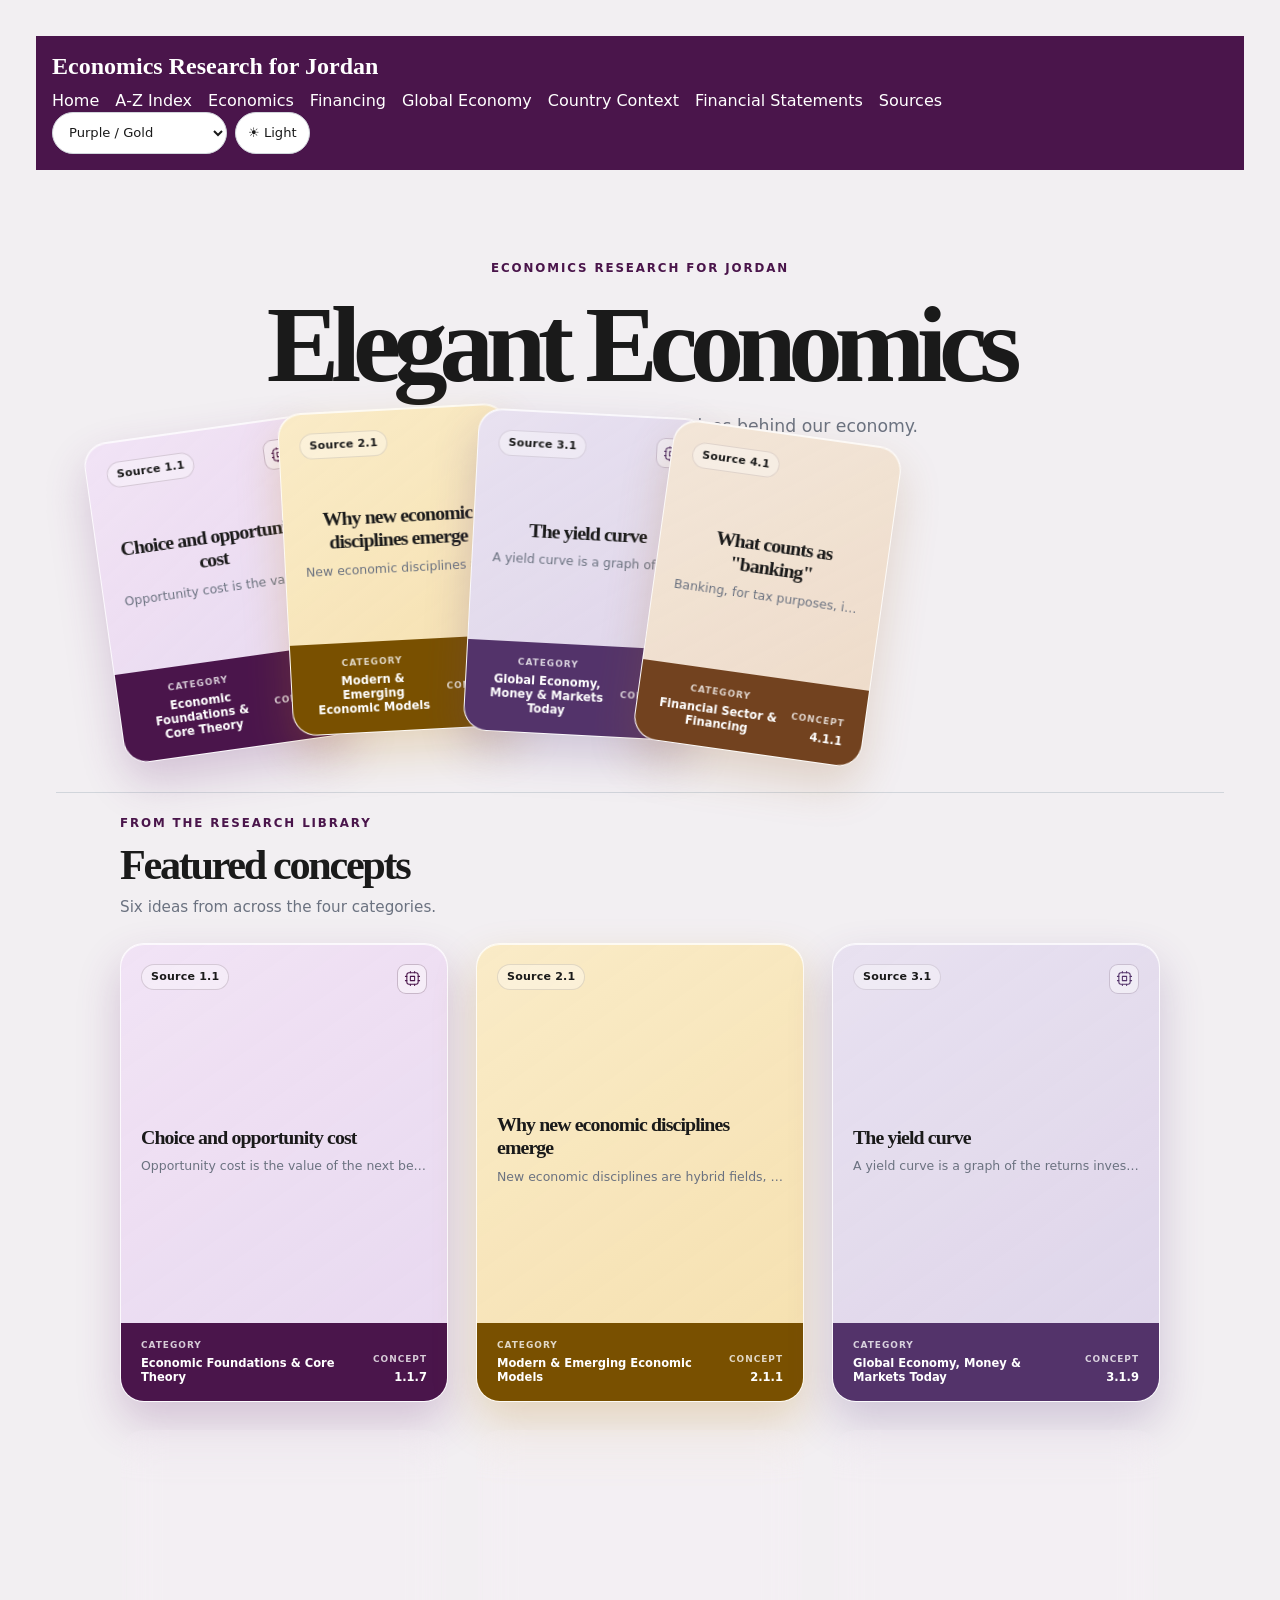
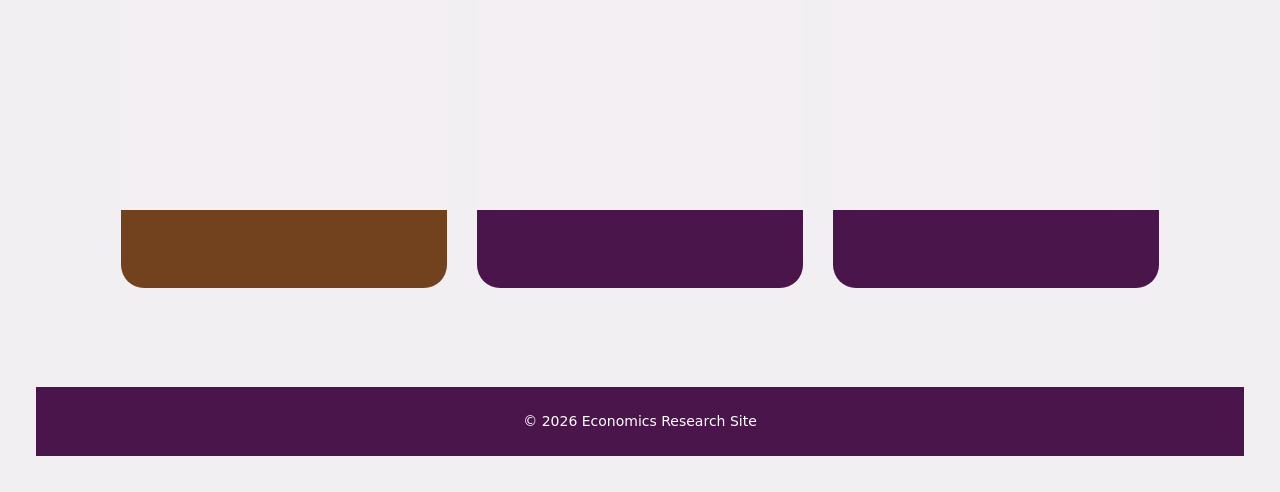
<file: docs/index.html>
<!DOCTYPE html>
<html lang="en" data-theme="theme-1">
<head>
  <meta charset="utf-8">
  <link rel="icon" href="favicon.svg" type="image/svg+xml">
  <title>Economics Research – Jordan</title>
  <meta name="description" content="Economics research tailored for students and general readers in Jordan">
  <meta name="viewport" content="width=device-width, initial-scale=1">
  <script src="js/theme.js"></script>
  <link rel="stylesheet" href="css/variables.css">
  <link rel="stylesheet" href="css/layout.css">
  <link rel="stylesheet" href="css/components.css">
  <link rel="stylesheet" href="css/glass-cards.css">
</head>
<body>
  <header>
    <h1>Economics Research for Jordan</h1>
    <nav id="main-nav">
      <a href="index.html">Home</a>
      <a href="a_z_index.html">A‑Z Index</a>
      <a href="track_economics.html">Economics</a>
      <a href="track_financing.html">Financing</a>
      <a href="track_global.html">Global Economy</a>
      <a href="track_country_context.html">Country Context</a>
      <a href="track_financial_statements.html">Financial Statements</a>
      <a href="sources.html">Sources</a>
    </nav>
  </header>
  <main>
    <section class="hero-showcase home-hero" aria-labelledby="home-hero-title">
      <p class="eyebrow">Economics research for Jordan</p>
      <h1 id="home-hero-title">Elegant Economics</h1>
      <p class="hero-intro">Explore the concepts, models, and choices behind our economy.</p>
      <div class="featured-fan" id="home-featured-cards" aria-label="One featured concept from each category">
        <p class="loading-state">Loading featured concepts…</p>
      </div>
    </section>
    <section class="concept-preview home-featured" aria-labelledby="featured-heading">
      <div class="section-heading">
        <p class="eyebrow">From the research library</p>
        <h2 id="featured-heading">Featured concepts</h2>
        <p>Six ideas from across the four categories.</p>
      </div>
      <div class="concept-grid" id="home-concept-cards" aria-live="polite">
        <p class="loading-state">Loading concepts…</p>
      </div>
    </section>
    <script type="module">
      import { buildConceptCard, fetchConcepts, showCardLoadError } from './js/components/card.js';

      const fan = document.getElementById('home-featured-cards');
      const grid = document.getElementById('home-concept-cards');

      function pickFeatured(concepts) {
        return ['1', '2', '3', '4'].map(category =>
          concepts.find(concept => concept.category === category && concept.has_interactive) ||
          concepts.find(concept => concept.category === category)
        ).filter(Boolean);
      }

      function pickSix(concepts, featured) {
        const chosen = [...featured];
        for (const concept of concepts.filter(item => item.has_interactive)) {
          if (chosen.length === 6) break;
          if (!chosen.some(item => item.source_id === concept.source_id)) chosen.push(concept);
        }
        for (const concept of concepts) {
          if (chosen.length === 6) break;
          if (!chosen.some(item => item.source_id === concept.source_id)) chosen.push(concept);
        }
        return chosen.slice(0, 6);
      }

      try {
        const concepts = await fetchConcepts();
        const featured = pickFeatured(concepts);
        fan.replaceChildren(...featured.map(concept => buildConceptCard(concept, { featured: true })));
        grid.replaceChildren(...pickSix(concepts, featured).map(concept => buildConceptCard(concept)));
      } catch (error) {
        showCardLoadError(fan, error);
        showCardLoadError(grid, error);
      }
    </script>
  </main>
  <footer>
    <p>&copy; 2026 Economics Research Site</p>
  </footer>
</body>
</html>
</file>
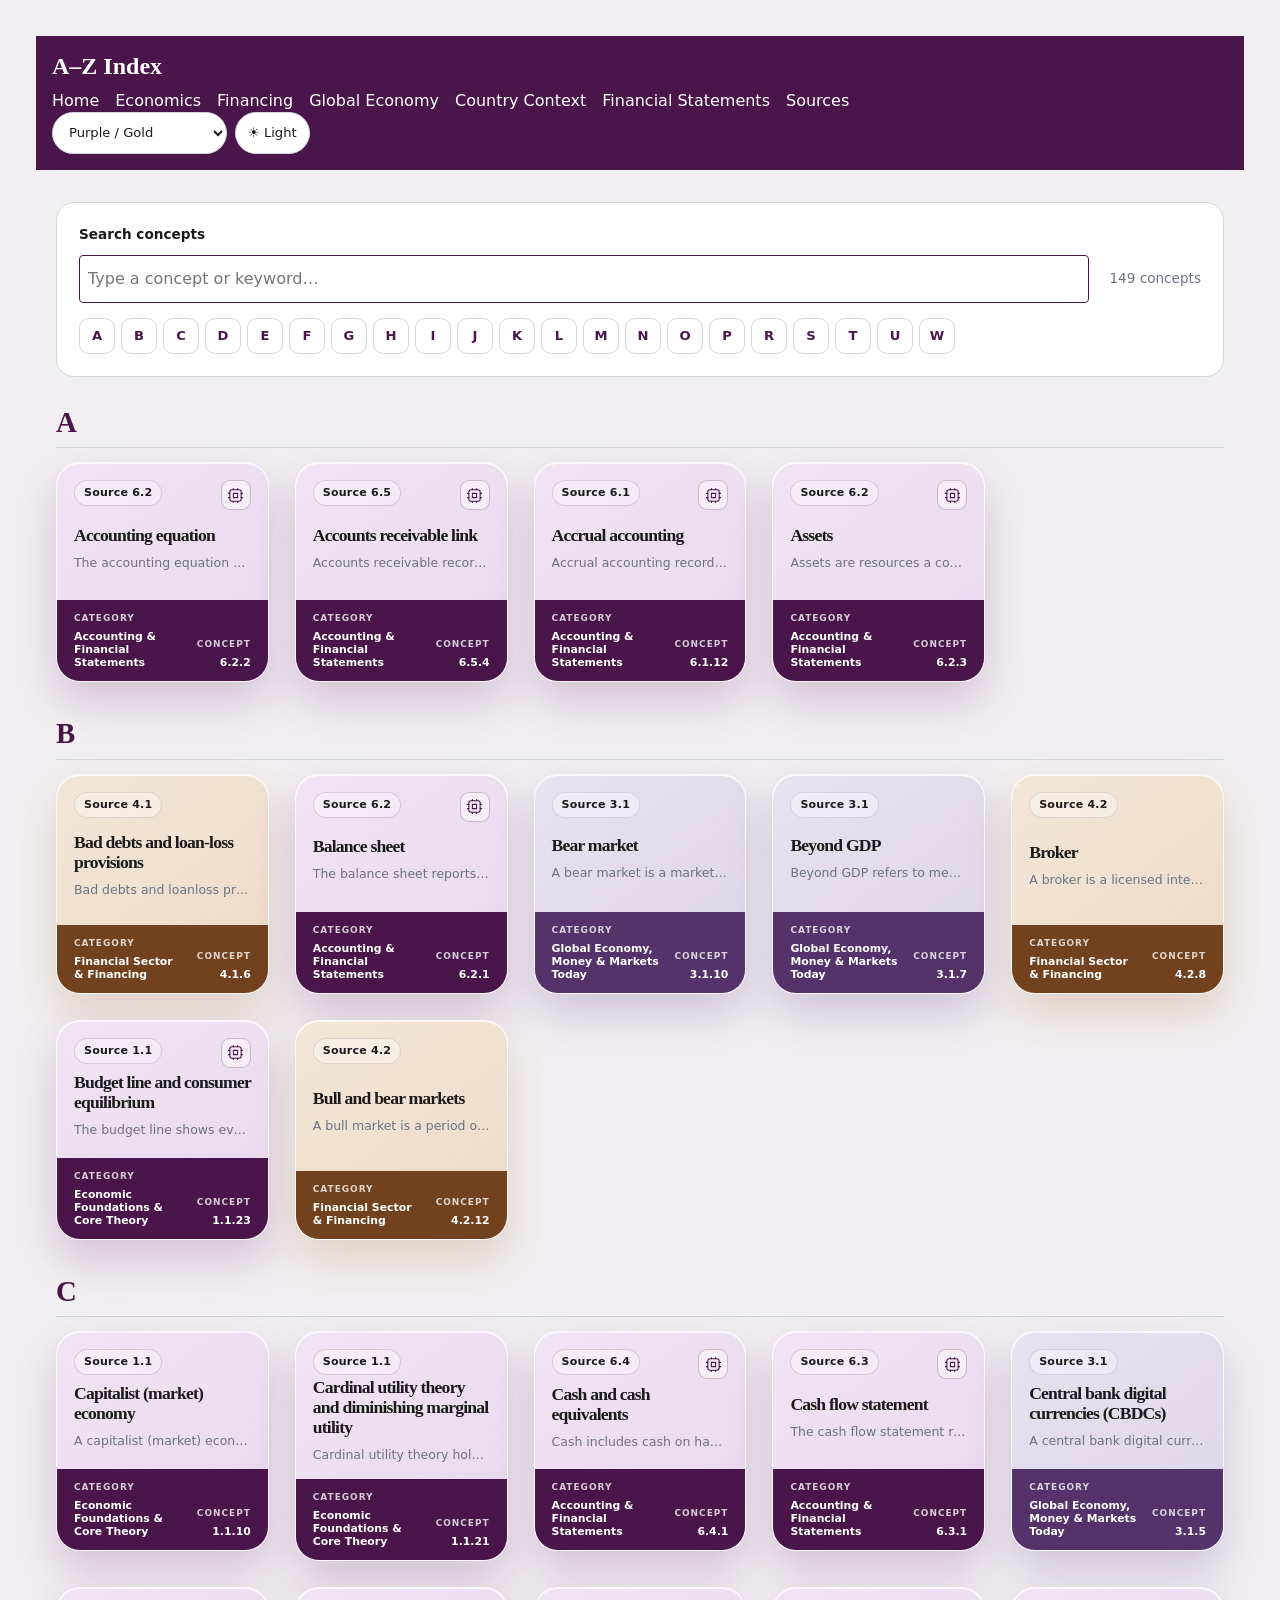
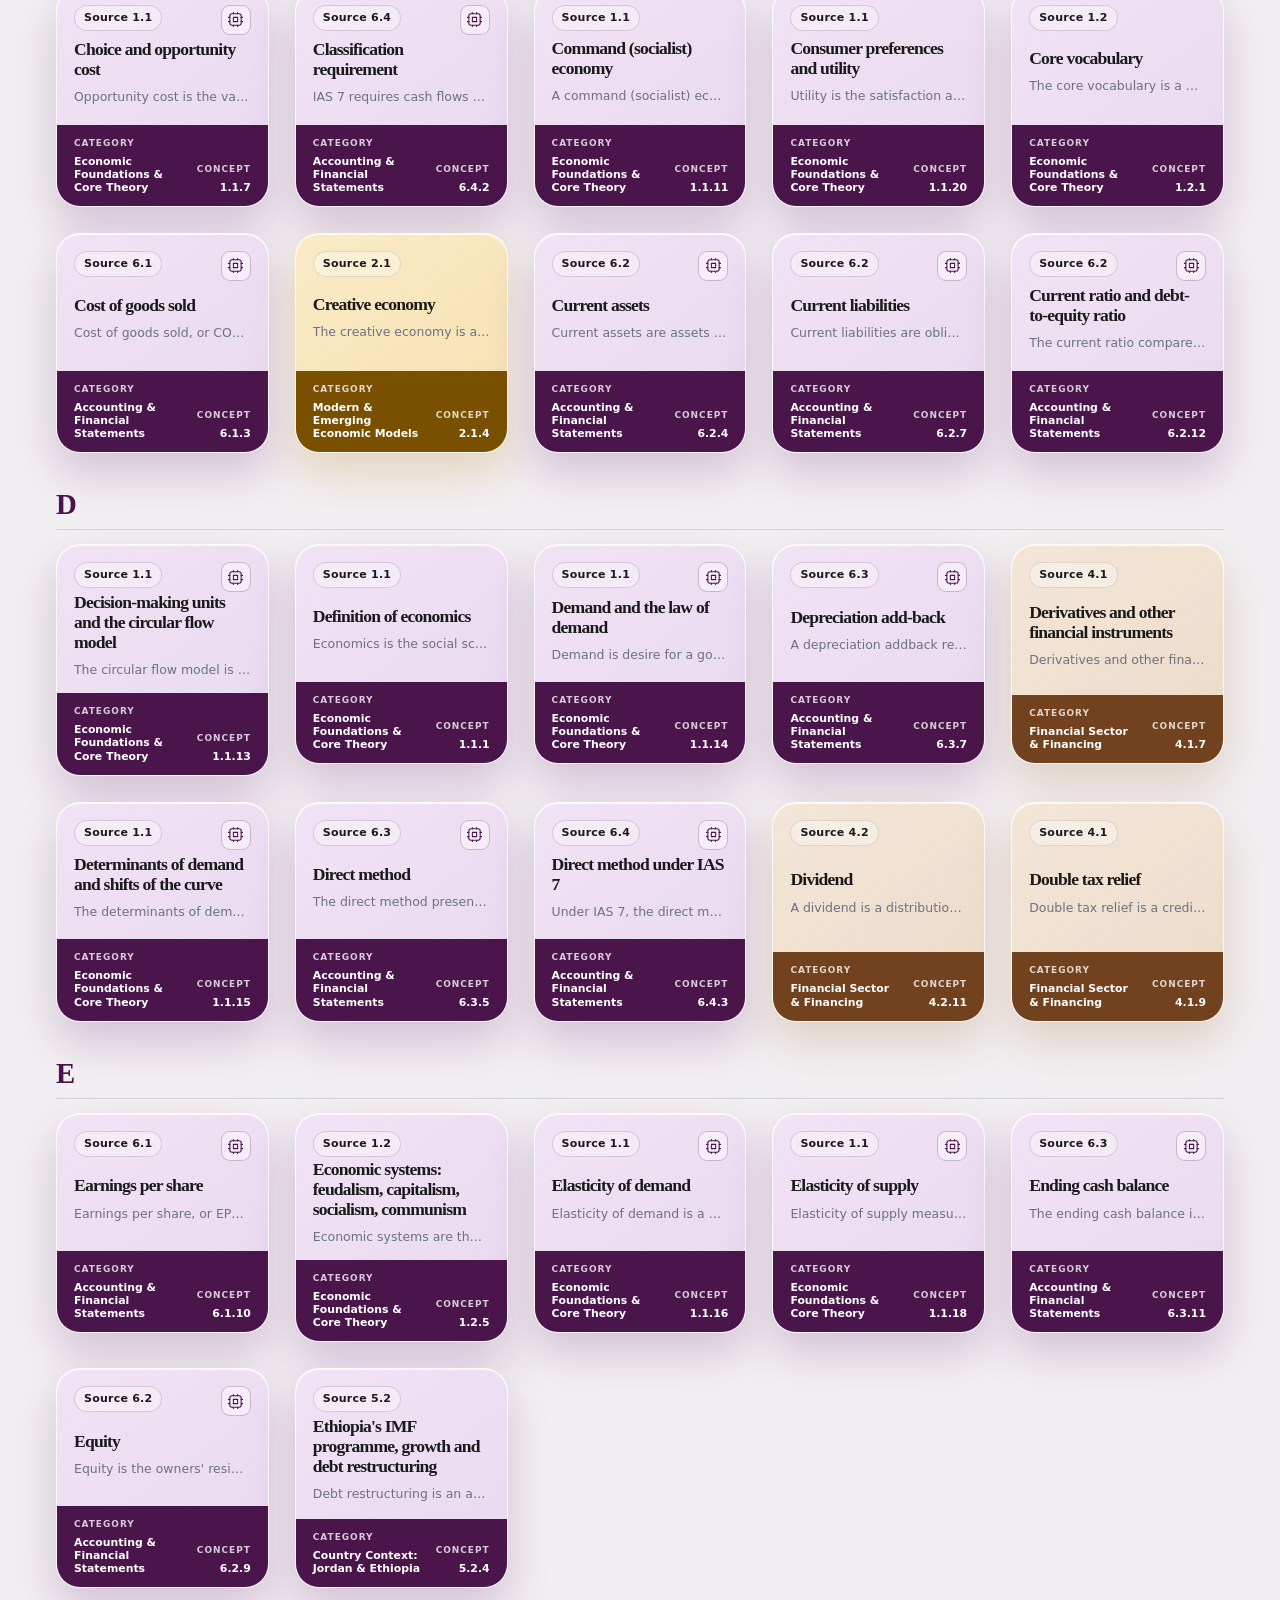
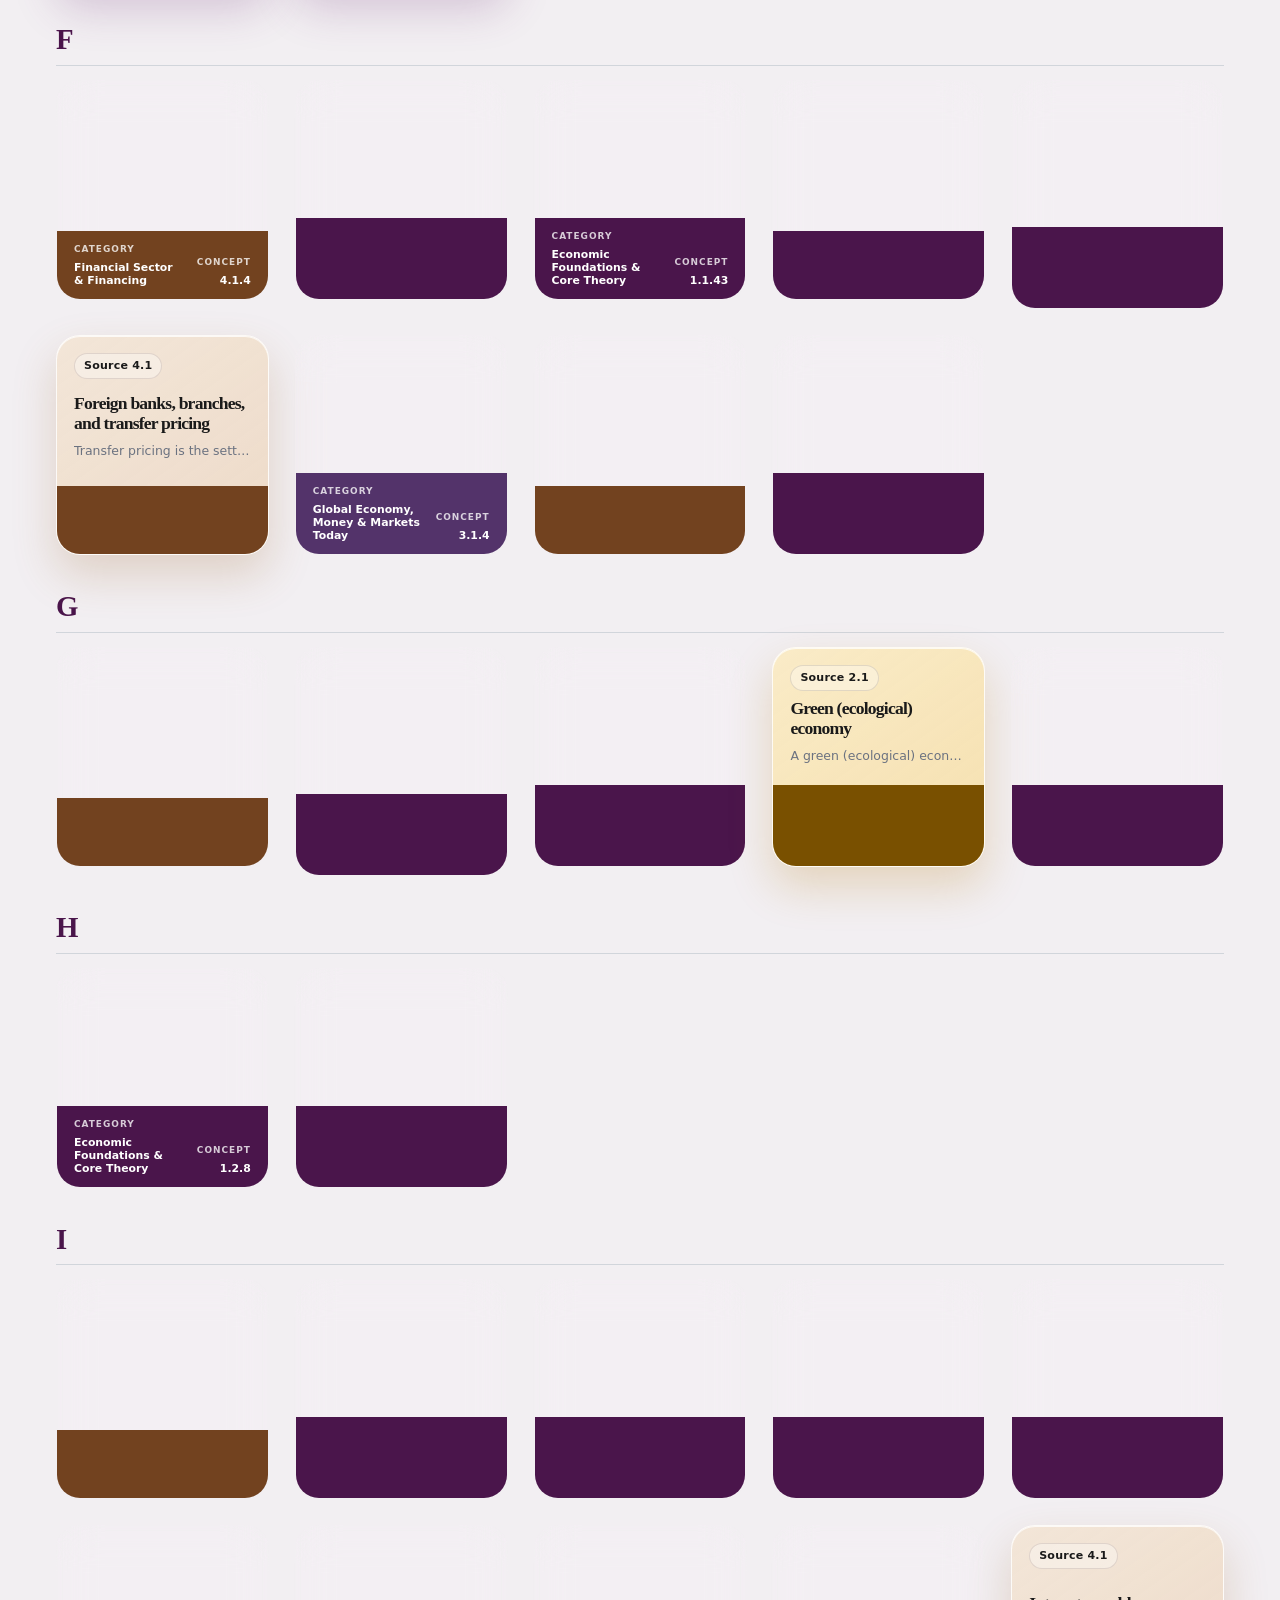
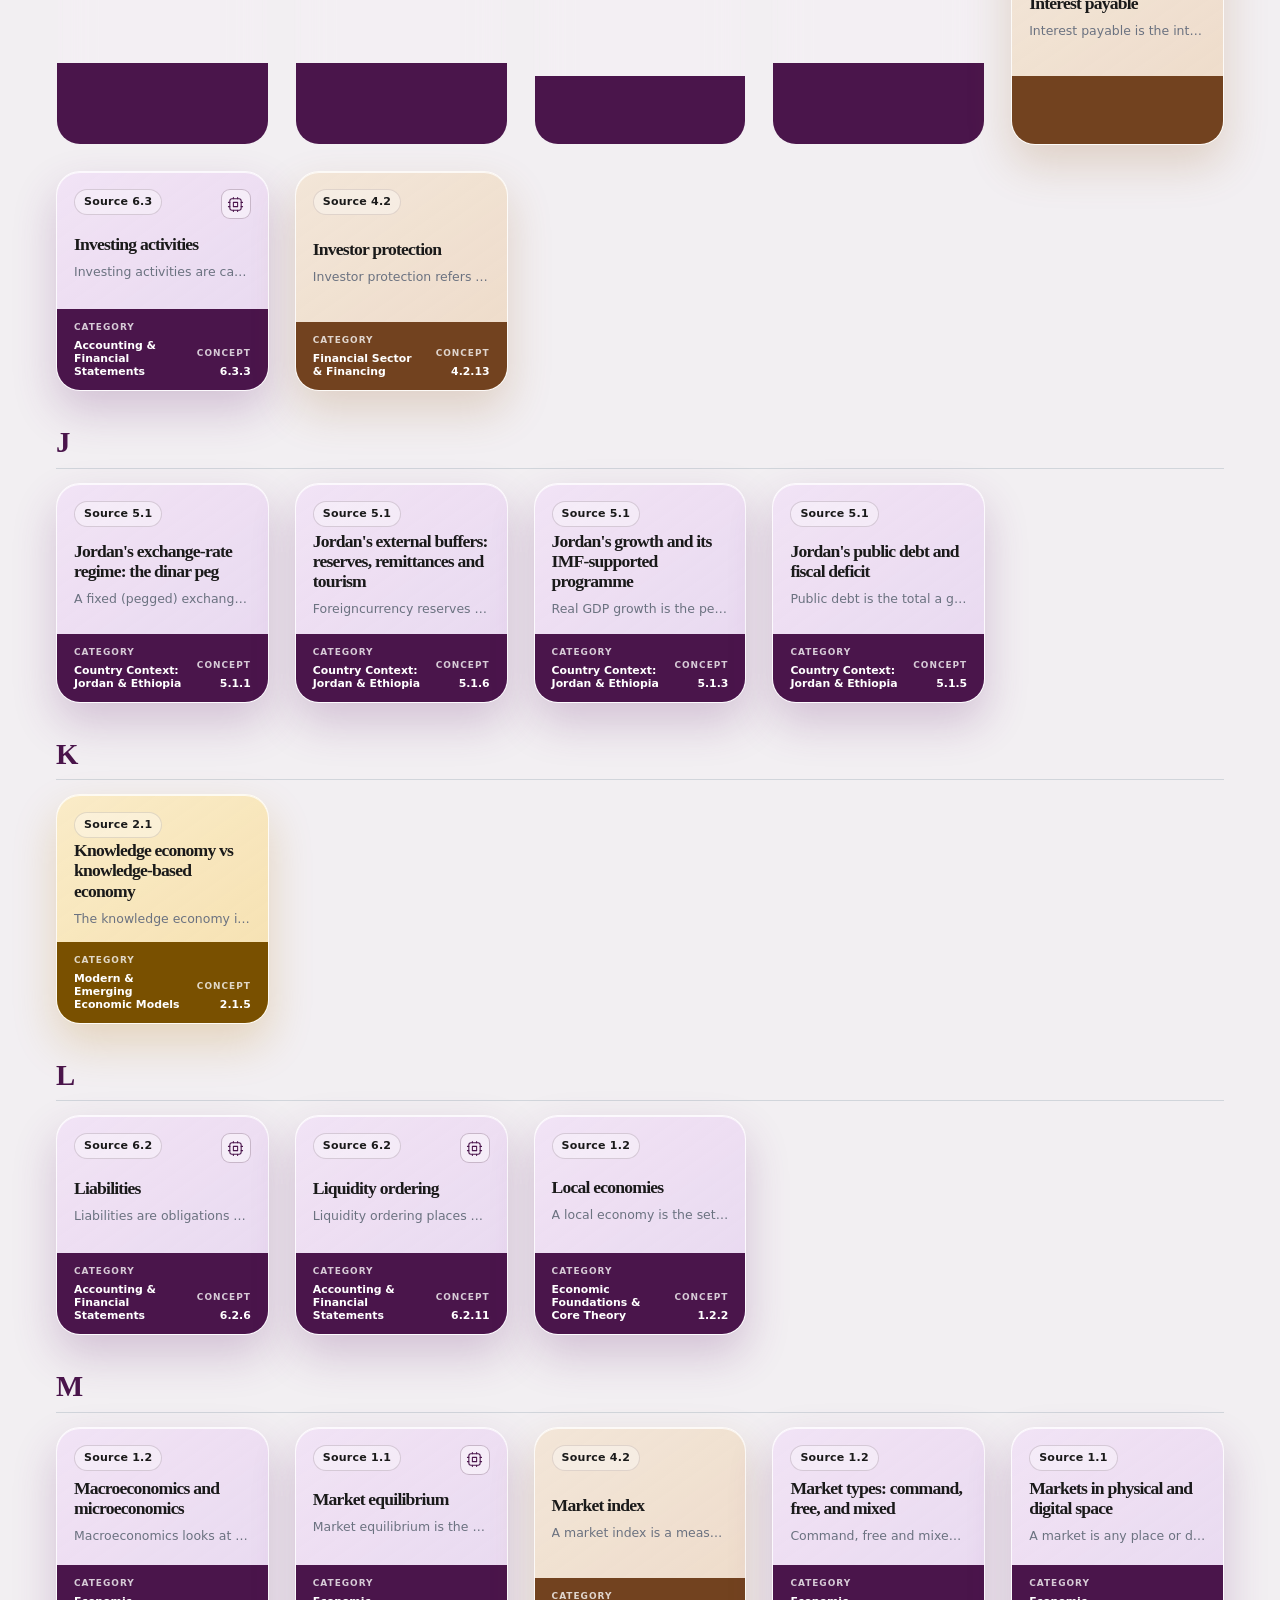
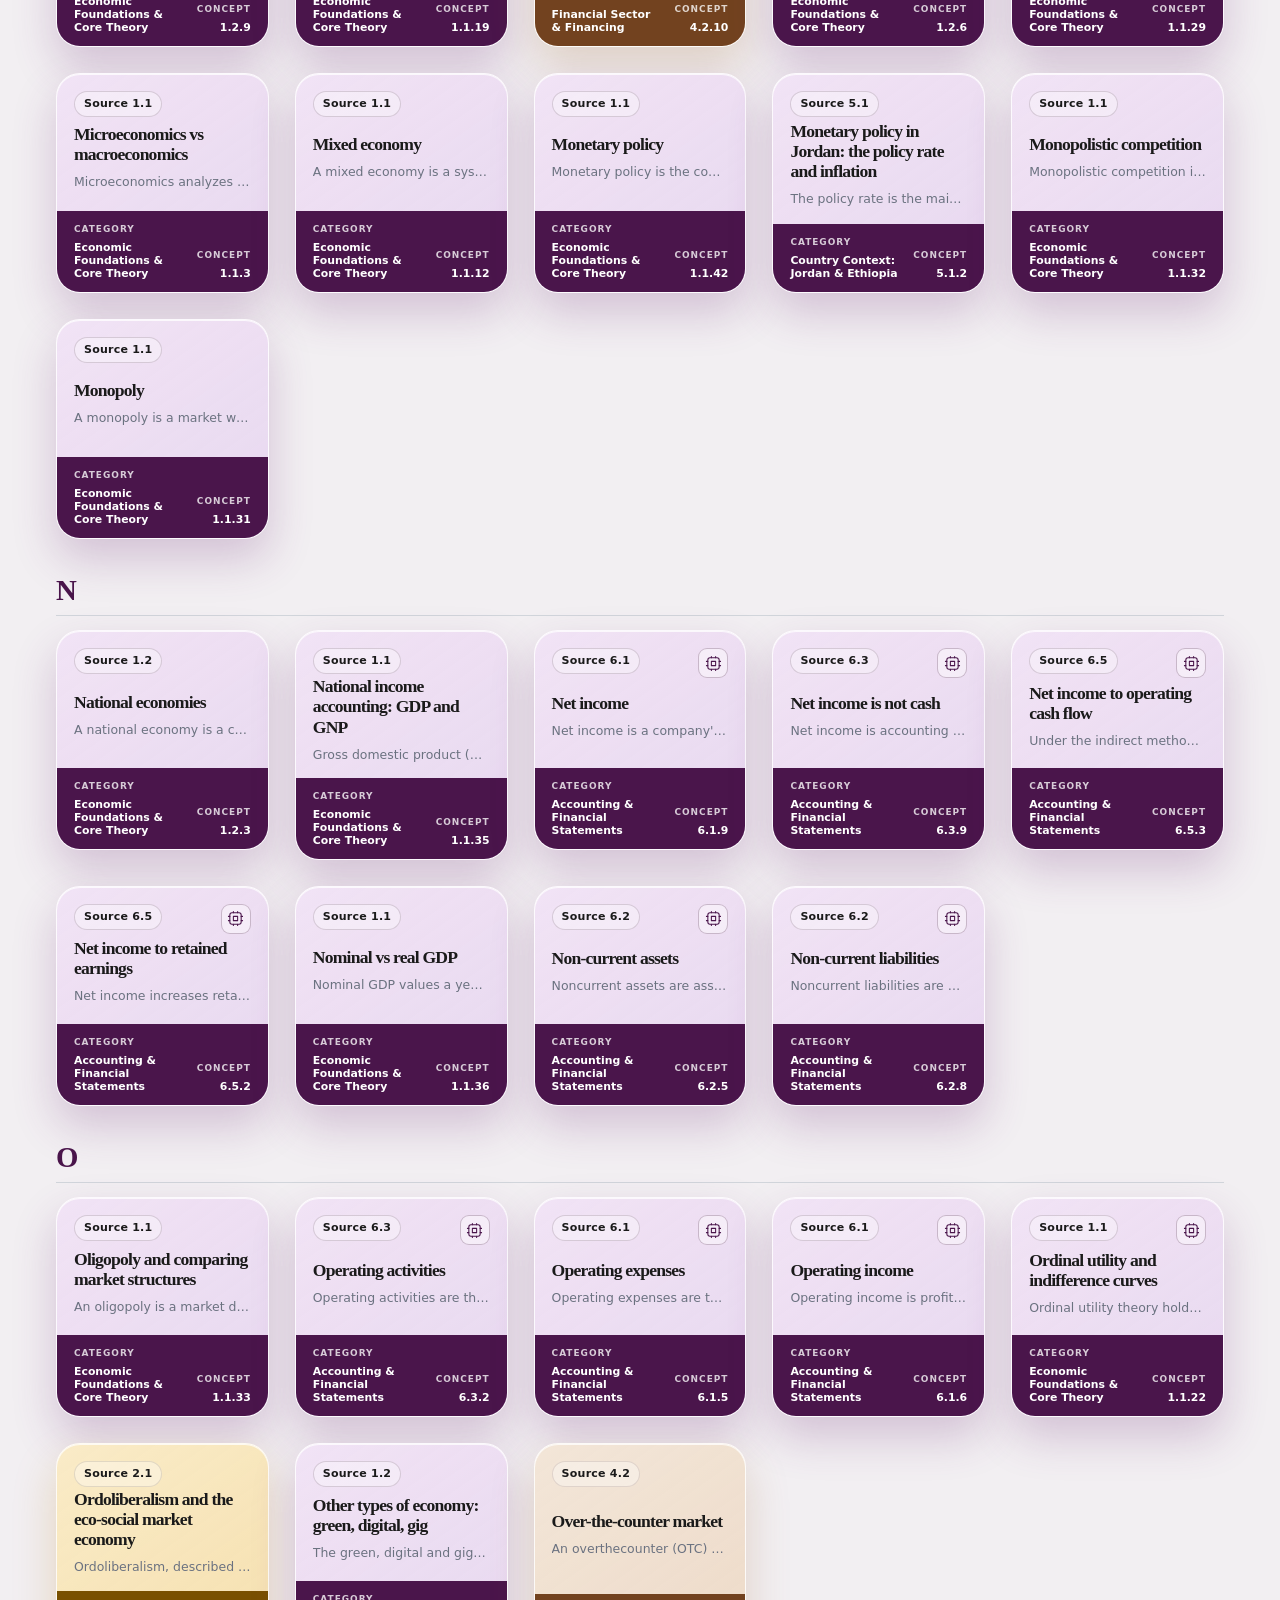
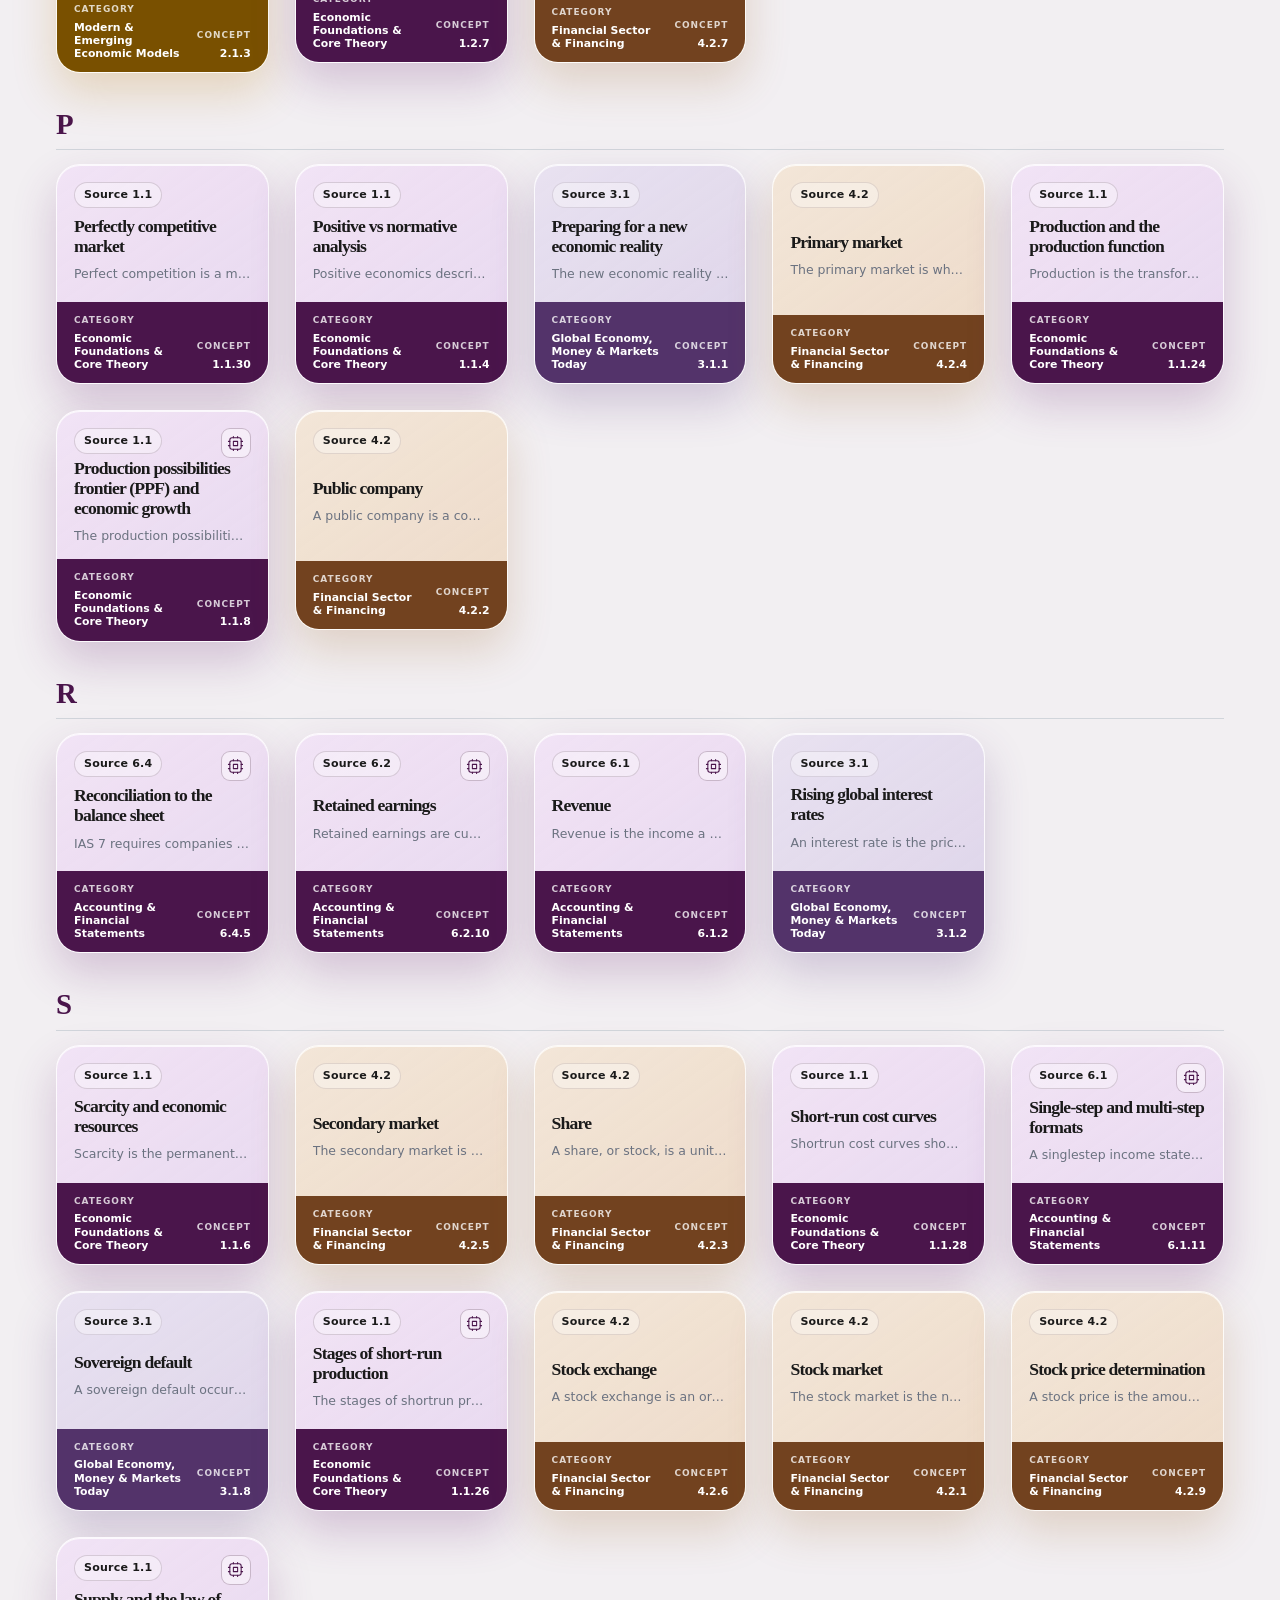
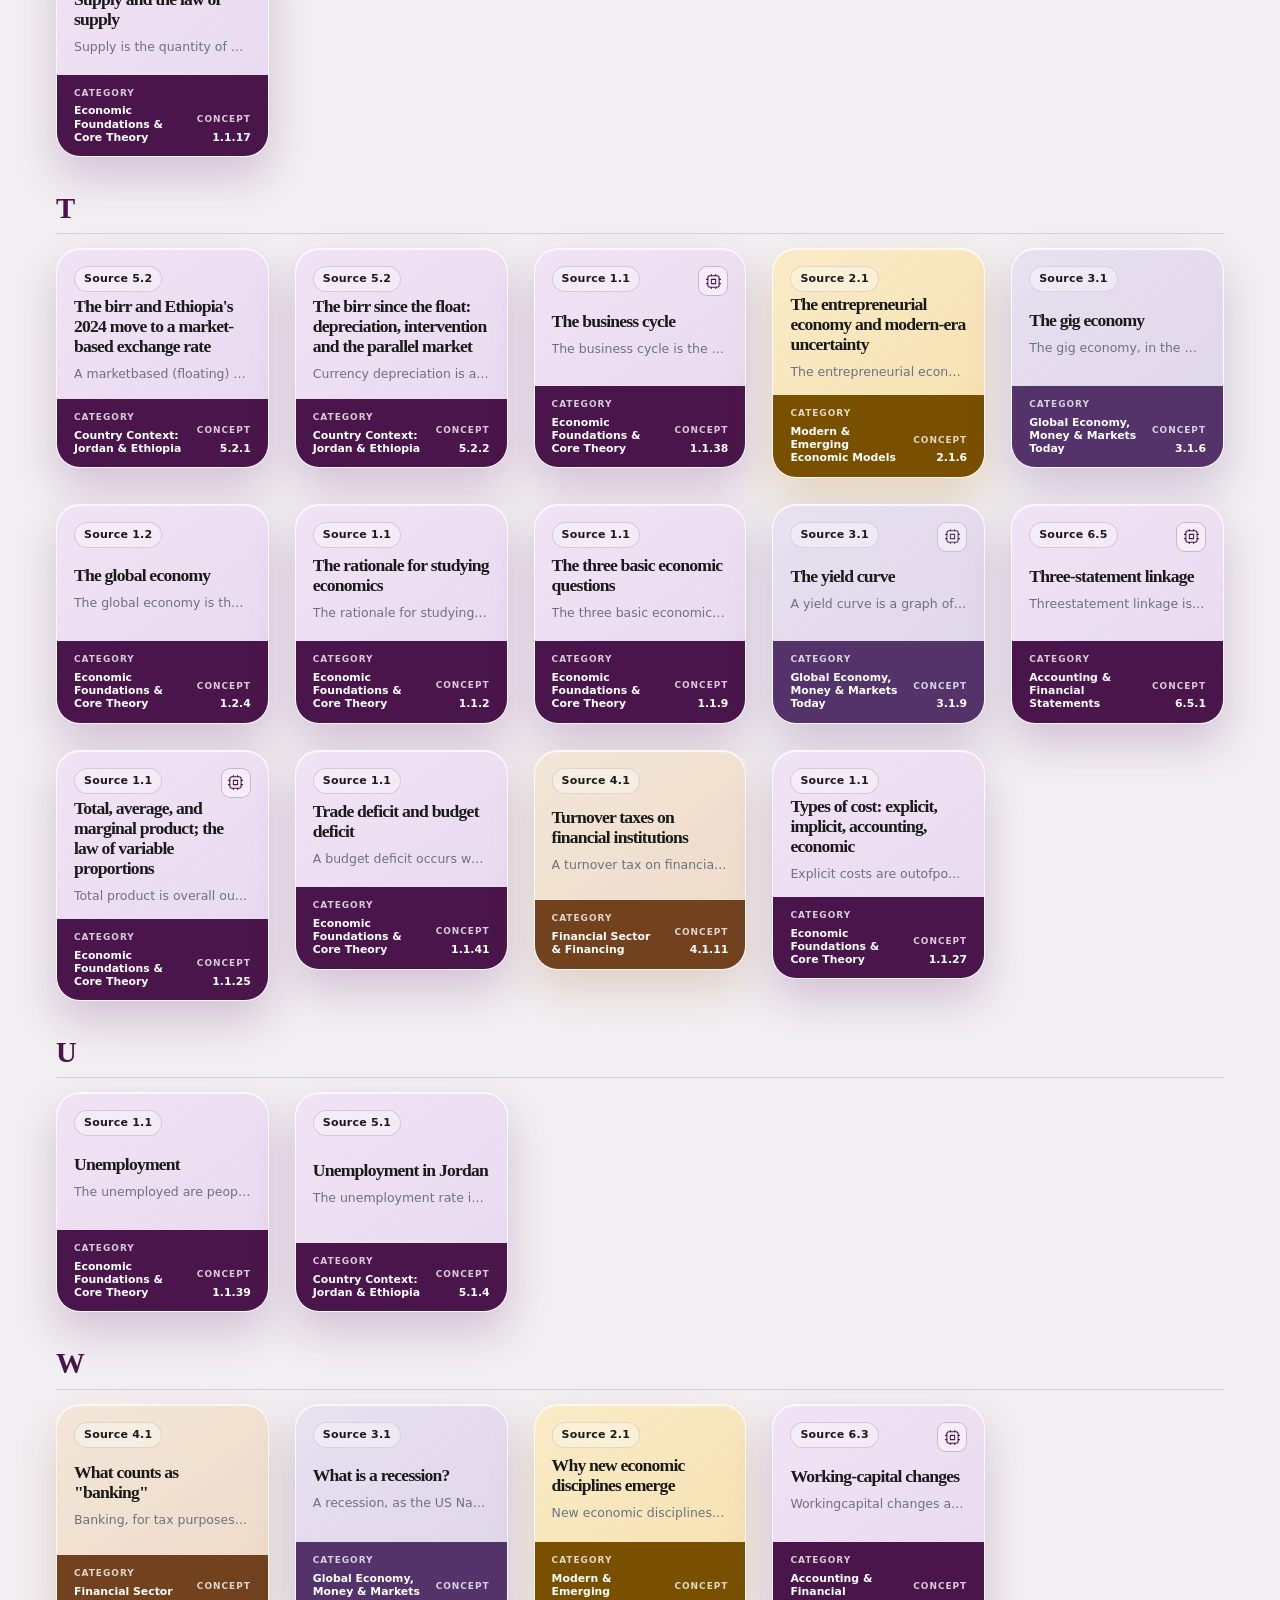
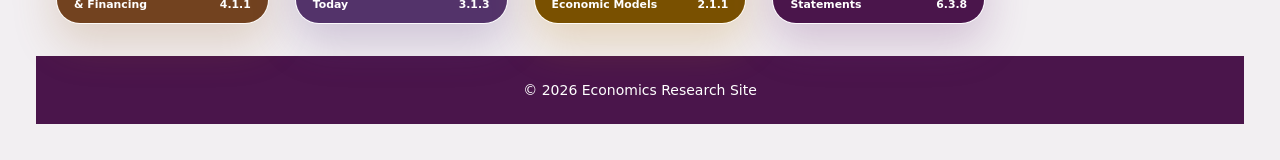
<file: docs/a_z_index.html>
<!DOCTYPE html>
<html lang="en" data-theme="theme-1">
<head>
  <meta charset="utf-8">
  <link rel="icon" href="favicon.svg" type="image/svg+xml">
  <title>A–Z Index – Economics Research</title>
  <meta name="description" content="Browse economics and finance concepts by letter, with search across definitions and highlights.">
  <meta name="viewport" content="width=device-width, initial-scale=1">
  <script src="js/theme.js"></script>
  <link rel="stylesheet" href="css/variables.css">
  <link rel="stylesheet" href="css/layout.css">
  <link rel="stylesheet" href="css/glass-cards.css">
</head>
<body>
  <header>
    <h1>A–Z Index</h1>
    <nav id="main-nav">
      <a href="index.html">Home</a>
      <a href="track_economics.html">Economics</a>
      <a href="track_financing.html">Financing</a>
      <a href="track_global.html">Global Economy</a>
      <a href="track_country_context.html">Country Context</a>
      <a href="track_financial_statements.html">Financial Statements</a>
      <a href="sources.html">Sources</a>
    </nav>
  </header>
  <main>
    <section class="az-tools" aria-label="Search and jump to concepts">
      <label for="search">Search concepts</label>
      <input type="search" id="search" placeholder="Type a concept or keyword…" autocomplete="off">
      <p id="concept-count" class="concept-count" aria-live="polite">Loading concepts…</p>
      <nav id="letter-jump" class="letter-jump" aria-label="Jump to a letter"></nav>
      <div id="search-error" aria-live="polite" hidden></div>
    </section>
    <div id="letter-groups" class="letter-groups" aria-live="polite">
      <p class="loading-state">Loading concepts…</p>
    </div>
    <script type="module">
      import {
        buildConceptCard,
        fetchConcepts,
        searchConcepts,
        showCardLoadError,
      } from './js/components/card.js';

      const searchInput = document.getElementById('search');
      const count = document.getElementById('concept-count');
      const jumpBar = document.getElementById('letter-jump');
      const groupsHost = document.getElementById('letter-groups');
      const errorHost = document.getElementById('search-error');
      let allConcepts = [];
      let requestNumber = 0;
      let searchTimer;

      function displayTitle(concept) {
        return String(concept.title || '').replace(/^\d+\.\d+\.\d+\s*/, '').trim();
      }

      function render(concepts) {
        count.textContent = `${concepts.length} concepts`;
        errorHost.hidden = true;
        errorHost.replaceChildren();

        const grouped = new Map();
        for (const concept of concepts) {
          const letter = (displayTitle(concept).charAt(0) || '#').toLocaleUpperCase('en');
          if (!grouped.has(letter)) grouped.set(letter, []);
          grouped.get(letter).push(concept);
        }

        const letters = [...grouped.keys()].sort((a, b) => a.localeCompare(b, 'en'));
        const jumpLinks = letters.map(letter => {
          const link = document.createElement('a');
          link.href = `#letter-${encodeURIComponent(letter)}`;
          link.textContent = letter;
          link.setAttribute('aria-label', `Jump to ${letter}`);
          return link;
        });
        jumpBar.replaceChildren(...jumpLinks);

        if (letters.length === 0) {
          const empty = document.createElement('p');
          empty.className = 'loading-state';
          empty.textContent = 'No concepts match your search.';
          groupsHost.replaceChildren(empty);
          return;
        }

        const sections = letters.map(letter => {
          const section = document.createElement('section');
          section.className = 'letter-group';
          section.setAttribute('aria-labelledby', `letter-heading-${letter}`);

          const heading = document.createElement('h2');
          heading.id = `letter-heading-${letter}`;
          heading.className = 'letter-heading';
          heading.textContent = letter;
          heading.tabIndex = -1;
          section.id = `letter-${letter}`;

          const cards = document.createElement('div');
          cards.className = 'glass-card-grid compact-card-grid';
          const sorted = grouped.get(letter).slice().sort((a, b) =>
            displayTitle(a).localeCompare(displayTitle(b), 'en', { sensitivity: 'base' })
          );
          cards.replaceChildren(...sorted.map(concept => buildConceptCard(concept, { compact: true })));
          section.append(heading, cards);
          return section;
        });
        groupsHost.replaceChildren(...sections);
      }

      function showError(error) {
        errorHost.hidden = false;
        showCardLoadError(errorHost, error);
      }

      try {
        allConcepts = await fetchConcepts();
        render(allConcepts);
      } catch (error) {
        count.textContent = 'Concept count unavailable';
        showError(error);
        groupsHost.replaceChildren();
      }

      searchInput.addEventListener('input', () => {
        const query = searchInput.value.trim();
        const thisRequest = ++requestNumber;
        clearTimeout(searchTimer);
        errorHost.hidden = true;
        errorHost.replaceChildren();

        if (!query) {
          render(allConcepts);
          return;
        }

        searchTimer = setTimeout(async () => {
          try {
            const results = await searchConcepts(query, allConcepts);
            if (thisRequest === requestNumber) render(results);
          } catch (error) {
            if (thisRequest === requestNumber) showError(error);
          }
        }, 140);
      });
    </script>
  </main>
  <footer>
    <p>&copy; 2026 Economics Research Site</p>
  </footer>
</body>
</html>
</file>
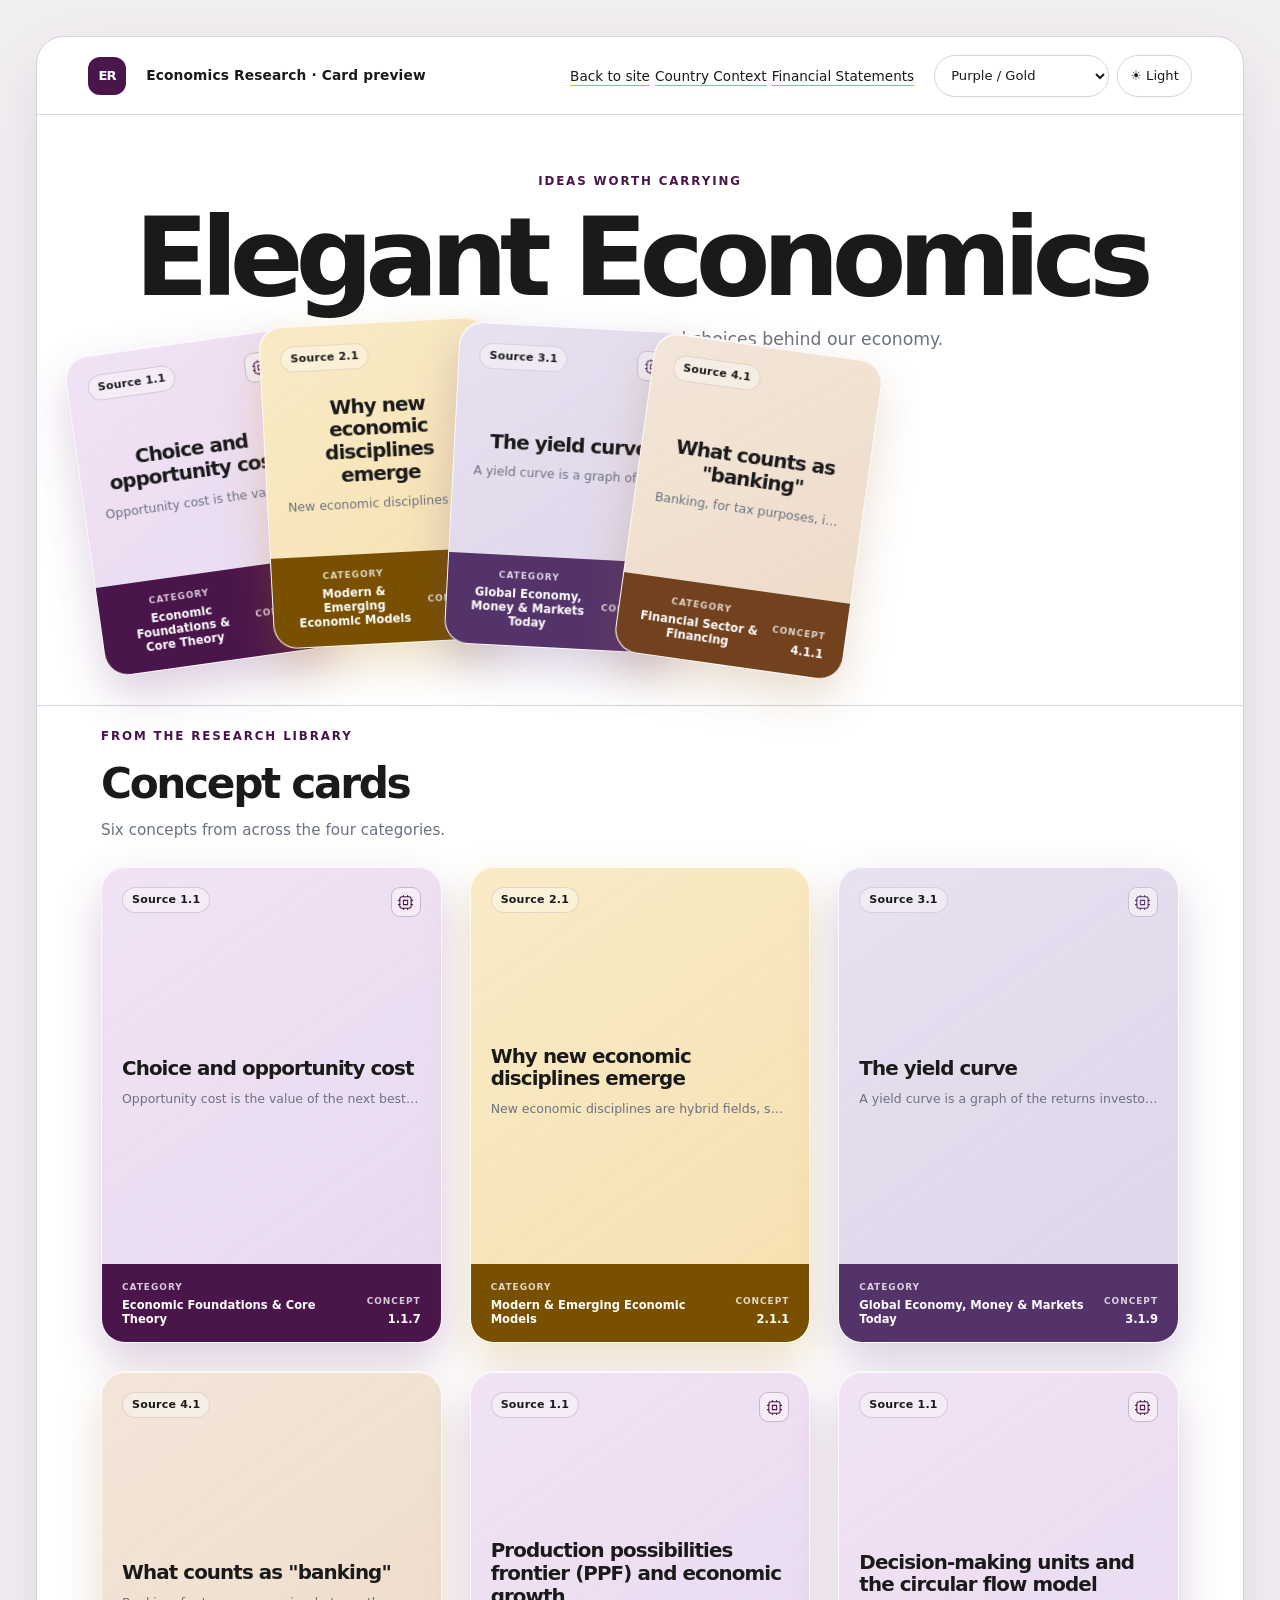
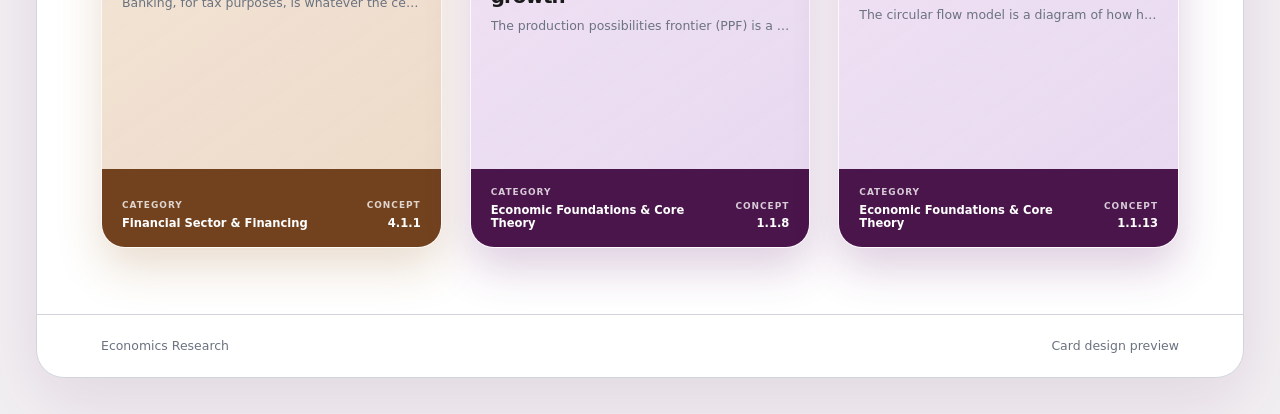
<file: docs/card_test.html>
<!DOCTYPE html>
<html lang="en" data-theme="theme-1">
<head>
  <meta charset="utf-8">
  <link rel="icon" href="favicon.svg" type="image/svg+xml">
  <meta name="viewport" content="width=device-width, initial-scale=1">
  <meta name="description" content="A card design preview for the economics research site">
  <title>Glass Card Design Preview</title>
  <script src="js/theme.js"></script>
  <link rel="stylesheet" href="css/variables.css">
  <link rel="stylesheet" href="css/glass-cards.css">
</head>
<body>
  <main class="test-shell">
    <header class="site-header">
      <a class="brand-mark" href="index.html" aria-label="Economics Research home">ER</a>
      <p class="header-label">Economics Research · Card preview</p>
      <nav aria-label="Preview navigation">
        <a href="index.html">Back to site</a>
        <a href="track_country_context.html">Country Context</a>
        <a href="track_financial_statements.html">Financial Statements</a>
      </nav>
    </header>

    <section class="hero-showcase" aria-labelledby="hero-title">
      <p class="eyebrow">Ideas worth carrying</p>
      <h1 id="hero-title">Elegant Economics</h1>
      <p class="hero-intro">A first look at the concepts, models, and choices behind our economy.</p>
      <div class="featured-fan" id="featured-cards" aria-label="One featured concept from each category">
        <p class="loading-state">Loading featured concepts…</p>
      </div>
    </section>

    <section class="concept-preview" aria-labelledby="concept-heading">
      <div class="section-heading">
        <p class="eyebrow">From the research library</p>
        <h2 id="concept-heading">Concept cards</h2>
        <p>Six concepts from across the four categories.</p>
      </div>
      <div class="concept-grid" id="concept-cards" aria-live="polite">
        <p class="loading-state">Loading concepts…</p>
      </div>
    </section>

    <footer class="site-footer">
      <span>Economics Research</span>
      <span>Card design preview</span>
    </footer>
  </main>

  <script type="module">
    import { fetchConcepts } from './js/api.js';

    const featuredHost = document.getElementById("featured-cards");
    const gridHost = document.getElementById("concept-cards");
    const chipIcon = "http://www.w3.org/2000/svg";

    function makeCard(concept, featured = false) {
      const card = document.createElement("article");
      card.className = featured ? "glass-card featured-card" : "glass-card grid-card";
      card.dataset.category = concept.category || "1";

      const head = document.createElement("div");
      head.className = "card-head";
      const source = document.createElement("span");
      source.className = "source-tag";
      source.textContent = `Source ${concept.source_id.split(".").slice(0, 2).join(".")}`;
      head.append(source);

      if (concept.has_interactive) {
        const badge = document.createElement("span");
        badge.className = "interactive-chip";
        badge.setAttribute("aria-label", "Interactive concept");
        badge.title = "Interactive concept";
        const icon = document.createElementNS(chipIcon, "svg");
        icon.setAttribute("viewBox", "0 0 24 24");
        icon.setAttribute("aria-hidden", "true");
        icon.innerHTML = '<rect x="4" y="4" width="16" height="16" rx="3"/><path d="M9 4V2m6 2V2M9 22v-2m6 2v-2M4 9H2m2 6H2m20-6h-2m2 6h-2M9 9h6v6H9z"/>';
        badge.append(icon);
        head.append(badge);
      }

      const content = document.createElement("div");
      content.className = "card-copy";
      const title = document.createElement("h3");
      title.className = "card-title";
      title.textContent = concept.title.replace(/^\d+\.\d+\.\d+\s*/, "");
      const summary = document.createElement("p");
      summary.className = "card-summary";
      summary.textContent = String(concept.definition || concept.summary || "").replace(/^\s*Definition:\s*/i, "");
      content.append(title, summary);

      const band = document.createElement("div");
      band.className = "card-band";
      band.innerHTML = '<span class="band-pair"><span class="band-label">Category</span><span class="band-value"></span></span><span class="band-pair concept-pair"><span class="band-label">Concept</span><span class="band-value"></span></span>';
      band.querySelectorAll(".band-value")[0].textContent = concept.category_name;
      band.querySelectorAll(".band-value")[1].textContent = concept.source_id;

      card.append(head, content, band);
      card.setAttribute("aria-label", `${title.textContent}. ${concept.category_name}. Concept ${concept.source_id}.`);
      return card;
    }

    function oneFromEachCategory(concepts) {
      return ["1", "2", "3", "4"].map(category =>
        concepts.find(item => item.category === category && item.has_interactive) ||
        concepts.find(item => item.category === category)
      ).filter(Boolean);
    }

    function sixConcepts(concepts, featured) {
      const selected = [...featured];
      for (const item of concepts.filter(concept => concept.has_interactive)) {
        if (selected.length >= 6) break;
        if (!selected.some(existing => existing.source_id === item.source_id)) selected.push(item);
      }
      for (const item of concepts) {
        if (selected.length >= 6) break;
        if (!selected.some(existing => existing.source_id === item.source_id)) selected.push(item);
      }
      return selected.slice(0, 6);
    }

    function showLoadError(message) {
      for (const host of [featuredHost, gridHost]) {
        const error = document.createElement("p");
        error.className = "loading-state error-state";
        error.setAttribute("role", "alert");
        error.textContent = message;
        host.replaceChildren(error);
      }
    }

    async function loadConcepts() {
      const concepts = await fetchConcepts();
      if (concepts.length === 0) {
        throw new Error("data/concepts.json contains no concepts.");
      }

      console.info("[card_test] First concept fields:", Object.keys(concepts[0]));
      const featured = oneFromEachCategory(concepts);
      featuredHost.replaceChildren(...featured.map(item => makeCard(item, true)));
      gridHost.replaceChildren(...sixConcepts(concepts, featured).map(item => makeCard(item)));
    }

    loadConcepts().catch(error => showLoadError(error.message));
  </script>
</body>
</html>
</file>
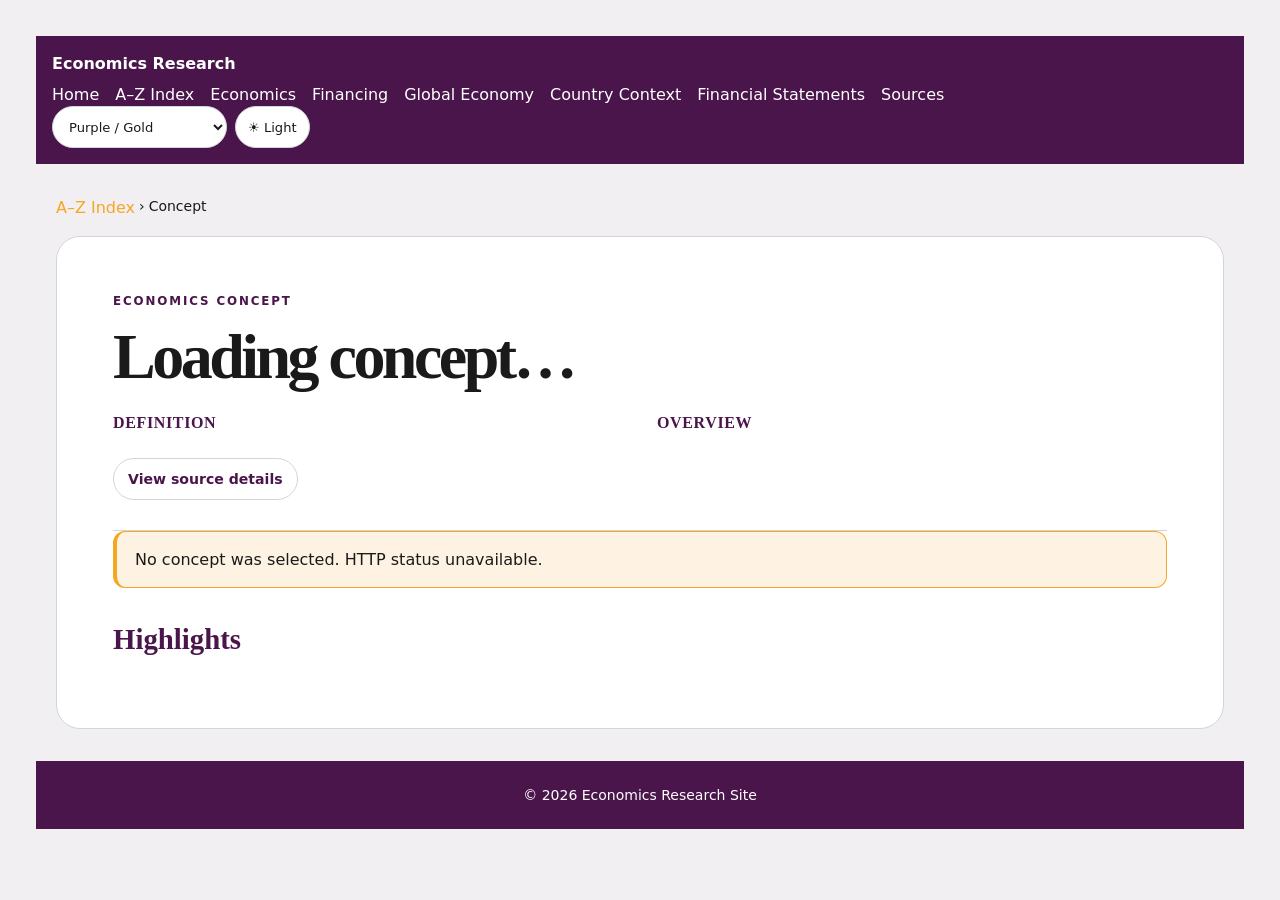
<file: docs/concept_detail.html>
<!DOCTYPE html>
<html lang="en" data-theme="theme-1">
<head>
  <meta charset="utf-8">
  <link rel="icon" href="favicon.svg" type="image/svg+xml">
  <meta name="viewport" content="width=device-width, initial-scale=1">
  <meta name="description" content="Explore an economics concept, its related ideas, and its source">
  <title>Concept Detail – Economics Research</title>
  <script src="js/theme.js"></script>
  <link rel="stylesheet" href="css/variables.css">
  <link rel="stylesheet" href="css/layout.css">
  <link rel="stylesheet" href="css/glass-cards.css">
</head>
<body>
  <header>
    <p class="site-label"><a href="index.html">Economics Research</a></p>
    <nav id="main-nav">
      <a href="index.html">Home</a>
      <a href="a_z_index.html">A–Z Index</a>
      <a href="track_economics.html">Economics</a>
      <a href="track_financing.html">Financing</a>
      <a href="track_global.html">Global Economy</a>
      <a href="track_country_context.html">Country Context</a>
      <a href="track_financial_statements.html">Financial Statements</a>
      <a href="sources.html">Sources</a>
    </nav>
  </header>
  <main>
    <nav class="breadcrumbs" aria-label="Breadcrumb">
      <a href="a_z_index.html">A–Z Index</a>
      <span aria-hidden="true">›</span>
      <span id="breadcrumb-title">Concept</span>
    </nav>

    <article class="concept-detail-page" id="concept-detail">
      <header class="detail-hero">
        <p class="eyebrow" id="concept-source-tag">Economics concept</p>
        <h1 id="concept-title">Loading concept…</h1>
        <div class="detail-explanation" aria-label="Concept explanation">
          <section class="detail-copy-block" aria-labelledby="definition-heading">
            <h2 id="definition-heading">Definition</h2>
            <p class="detail-summary" id="concept-definition"></p>
          </section>
          <section class="detail-copy-block" aria-labelledby="overview-heading">
            <h2 id="overview-heading">Overview</h2>
            <p class="detail-summary" id="concept-overview"></p>
          </section>
        </div>
        <a class="source-link" id="source-link" href="sources.html">View source details</a>
      </header>

      <div id="detail-error" aria-live="polite"></div>
      <section class="detail-section" id="highlights-section" aria-labelledby="highlights-title">
        <h2 id="highlights-title">Highlights</h2>
        <ul class="highlight-list" id="concept-highlights"></ul>
      </section>

      <section class="detail-section widget-section" id="widget-section" aria-labelledby="widget-title" hidden>
        <p class="eyebrow">Illustrative model</p>
        <h2 id="widget-title">Explore the model</h2>
        <div id="widget-container" aria-live="polite"></div>
      </section>

      <section class="detail-section related-section" id="related-section" aria-labelledby="related-title" hidden>
        <p class="eyebrow">Keep exploring</p>
        <h2 id="related-title">Related concepts</h2>
        <div class="glass-card-grid compact-card-grid" id="related-concepts"></div>
      </section>

      <aside class="jordan-context" id="jordan-context" aria-labelledby="jordan-context-title" hidden>
        <h2 id="jordan-context-title">Jordan context</h2>
        <div class="glass-card-grid compact-card-grid" id="jordan-context-concepts"></div>
      </aside>
    </article>
  </main>
  <footer>
    <p>&copy; 2026 Economics Research Site</p>
  </footer>

  <script type="module">
    import { buildConceptCard, fetchConcepts, showCardLoadError } from './js/components/card.js';

    const errorHost = document.getElementById('detail-error');
    const params = new URLSearchParams(window.location.search);
    const requestedId = params.get('id');

    function showError(error) {
      showCardLoadError(errorHost, error);
    }

    async function loadConcept() {
      if (!requestedId) throw new Error('No concept was selected. HTTP status unavailable.');

      const concepts = await fetchConcepts();
      const concept = concepts.find(item => item.id === requestedId || item.source_id === requestedId);
      if (!concept) throw new Error(`Concept not found. HTTP 404.`);

      document.title = `${concept.title} – Economics Research`;
      document.getElementById('concept-title').textContent = concept.title;
      document.getElementById('breadcrumb-title').textContent = concept.title;
      document.getElementById('concept-source-tag').textContent = `Source ${concept.source_id.split('.').slice(0, 2).join('.')}`;
      document.getElementById('concept-definition').textContent = concept.definition || concept.summary.replace(/^\s*Definition:\s*/i, '').split(/\s+Overview:\s*/i)[0];
      document.getElementById('concept-overview').textContent = concept.overview || (concept.summary.match(/\s+Overview:\s*([\s\S]*)$/i)?.[1] || '');

      const sourceId = concept.source_id.split('.').slice(0, 2).join('.');
      const sourceAnchor = `source-${sourceId.replaceAll('.', '-')}`;
      const sourceLink = document.getElementById('source-link');
      sourceLink.href = `sources.html#${sourceAnchor}`;
      sourceLink.textContent = `Source ${sourceId}: ${concept.source_title}`;

      const highlights = document.getElementById('concept-highlights');
      highlights.replaceChildren(...(concept.highlights || []).map(text => {
        const item = document.createElement('li');
        item.textContent = text;
        return item;
      }));

      if (concept.widget) {
        const widgetSection = document.getElementById('widget-section');
        const widgetContainer = document.getElementById('widget-container');
        widgetContainer.dataset.conceptId = concept.source_id;
        widgetSection.hidden = false;
        try {
          const module = await import(`./js/widgets/${concept.widget}.js`);
          if (typeof module.init === 'function') module.init(widgetContainer);
          else showCardLoadError(widgetContainer, new Error('This interactive model is not available yet.'));
        } catch (error) {
          showCardLoadError(widgetContainer, new Error(`Could not load the interactive model. ${error.message}`));
        }
      }

      const conceptByCode = new Map(concepts.map(item => [item.source_id, item]));
      const related = [...new Set(concept.related_concepts || [])]
        .map(code => conceptByCode.get(code))
        .filter(item => item && item.id !== concept.id);
      if (related.length) {
        document.getElementById('related-concepts').replaceChildren(
          ...related.map(item => buildConceptCard(item, { compact: true }))
        );
        document.getElementById('related-section').hidden = false;
      }

      const countryContext = related.filter(item => item.category === '5');
      if (countryContext.length) {
        document.getElementById('jordan-context-concepts').replaceChildren(
          ...countryContext.map(item => buildConceptCard(item, { compact: true }))
        );
        document.getElementById('jordan-context').hidden = false;
      }
    }

    loadConcept().catch(showError);
  </script>
</body>
</html>
</file>
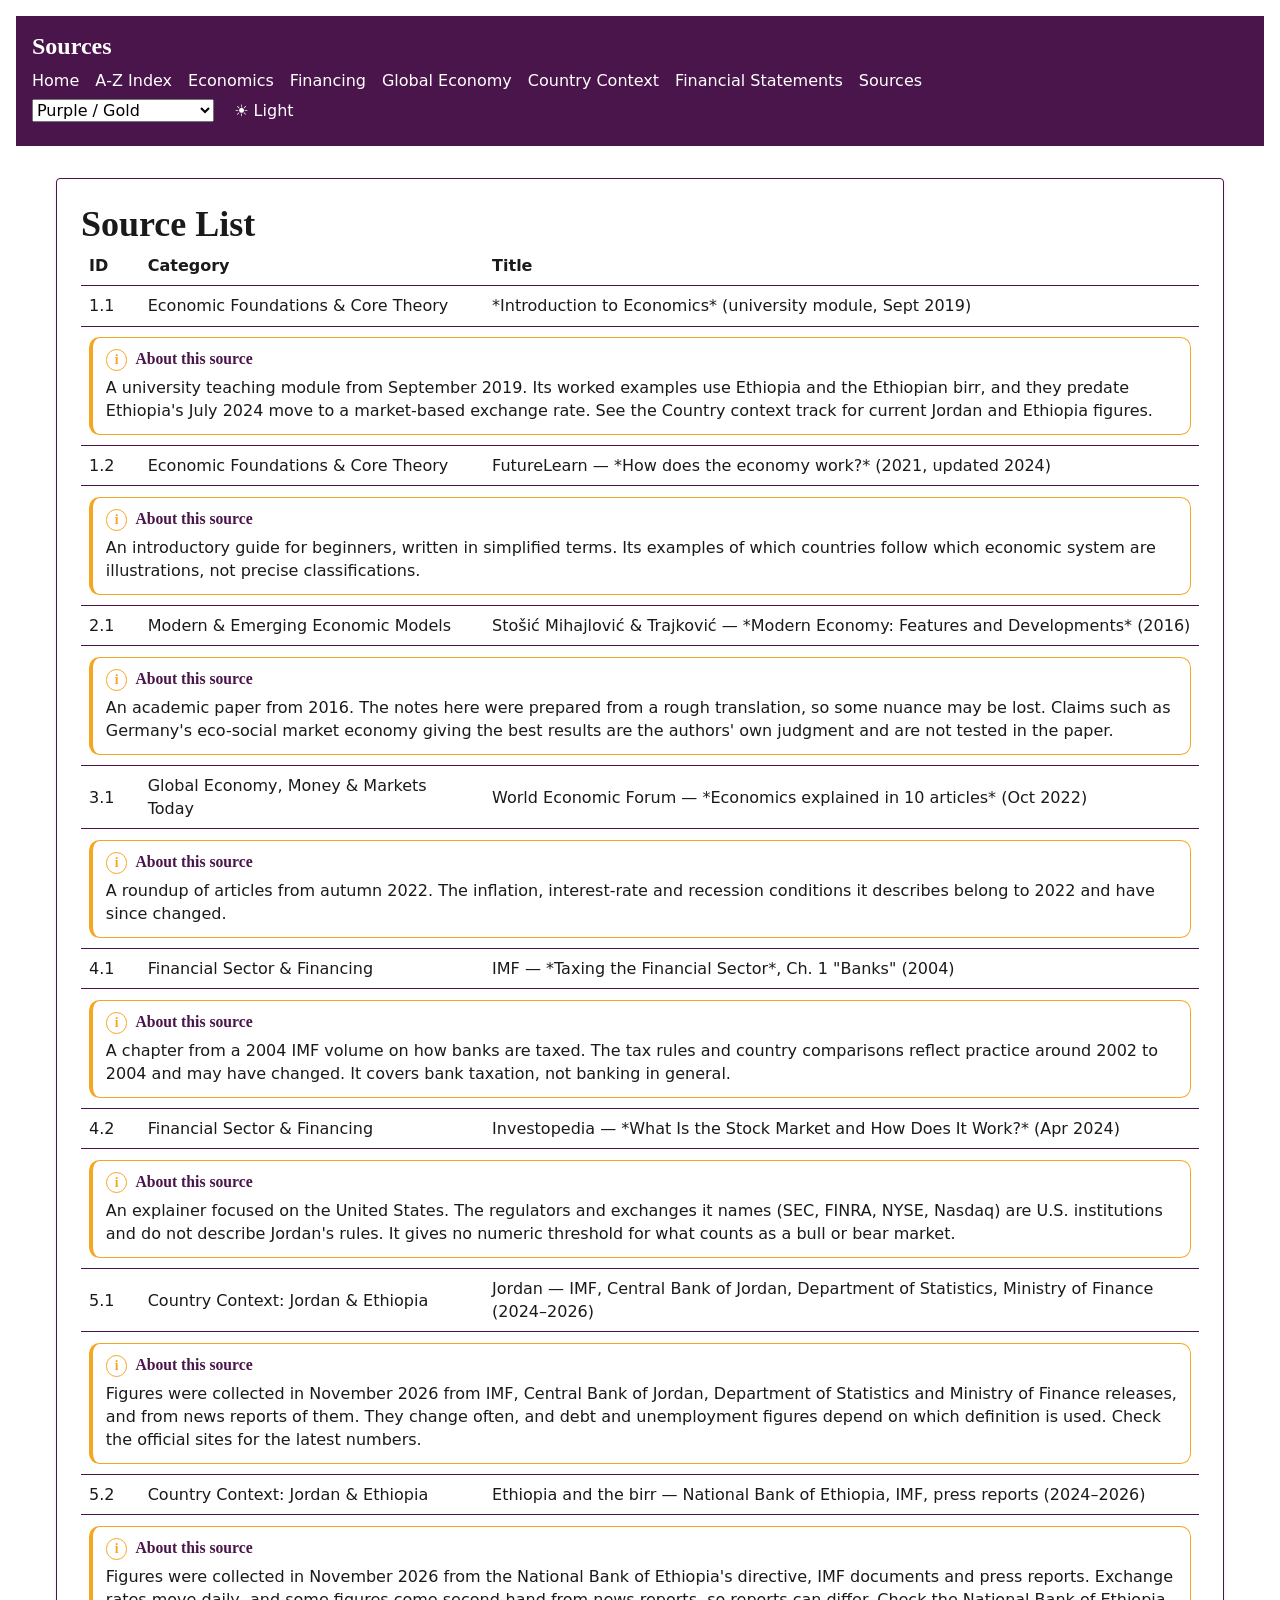
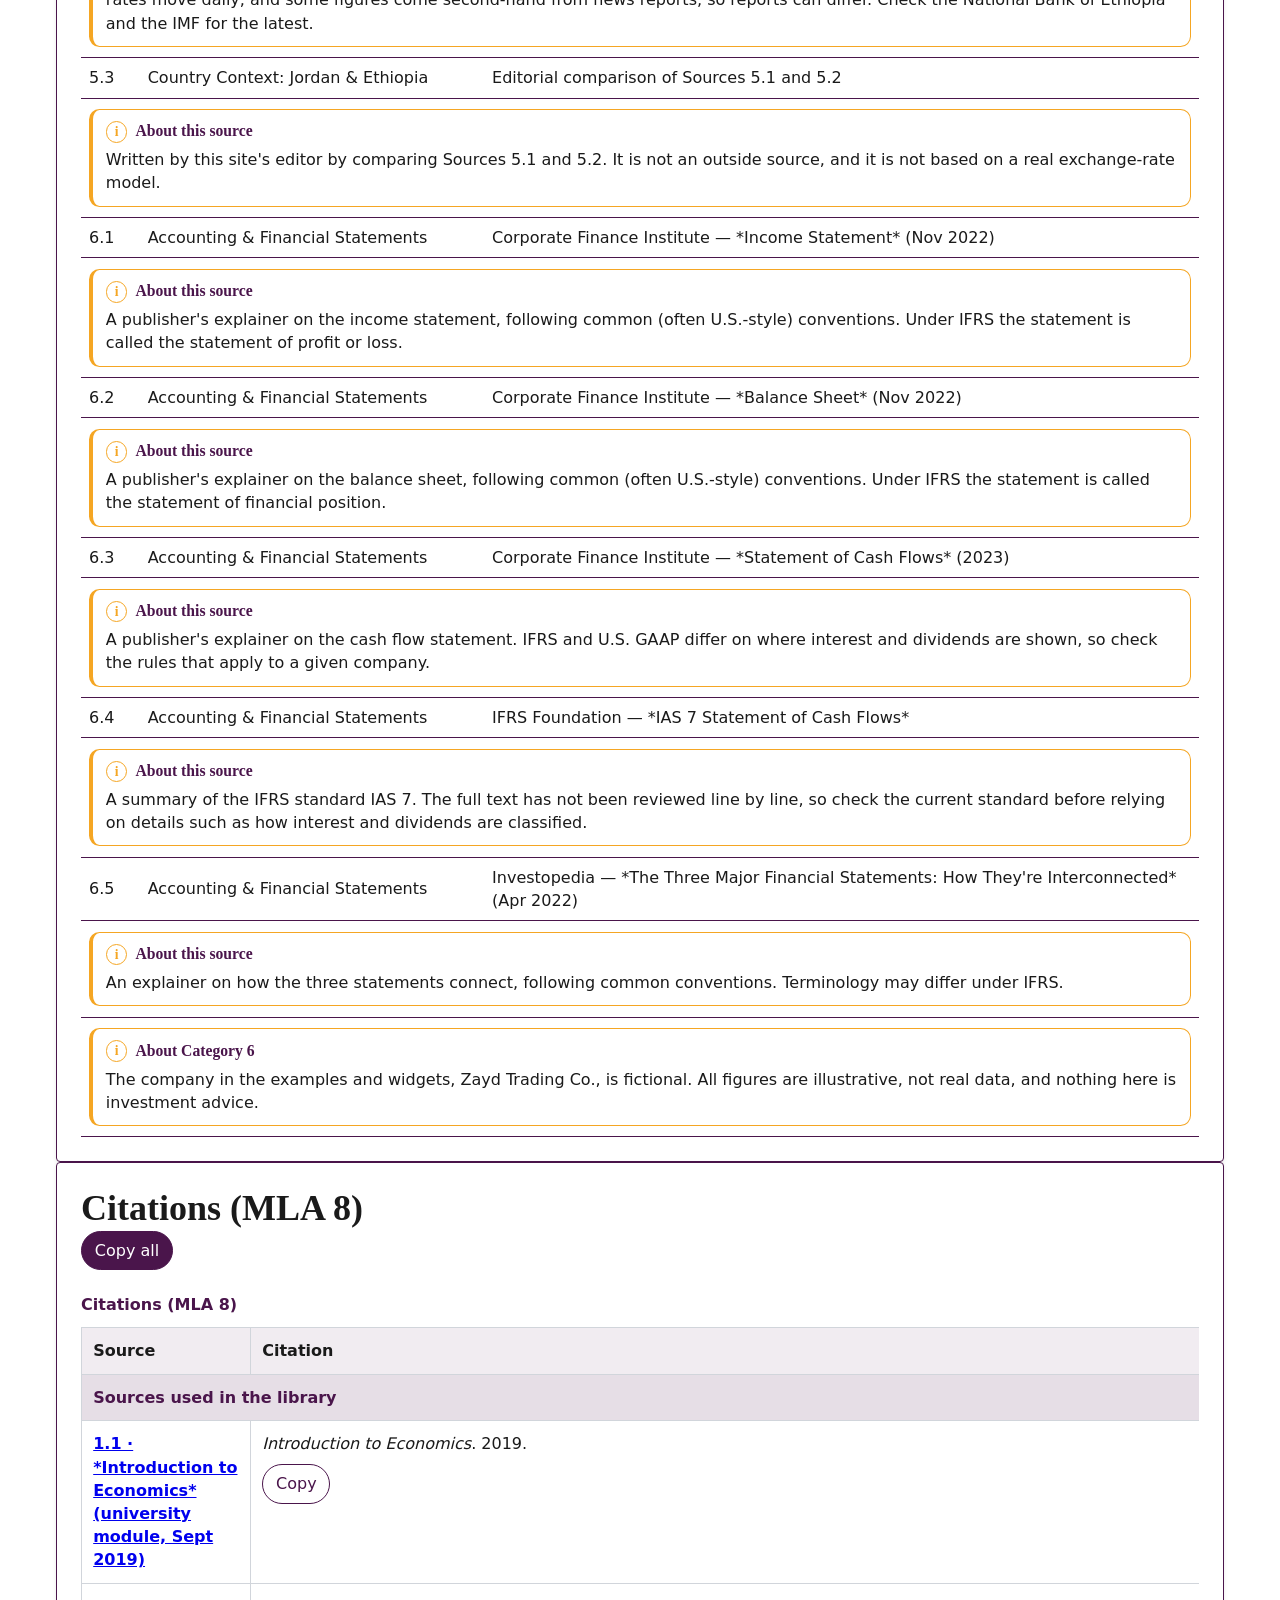
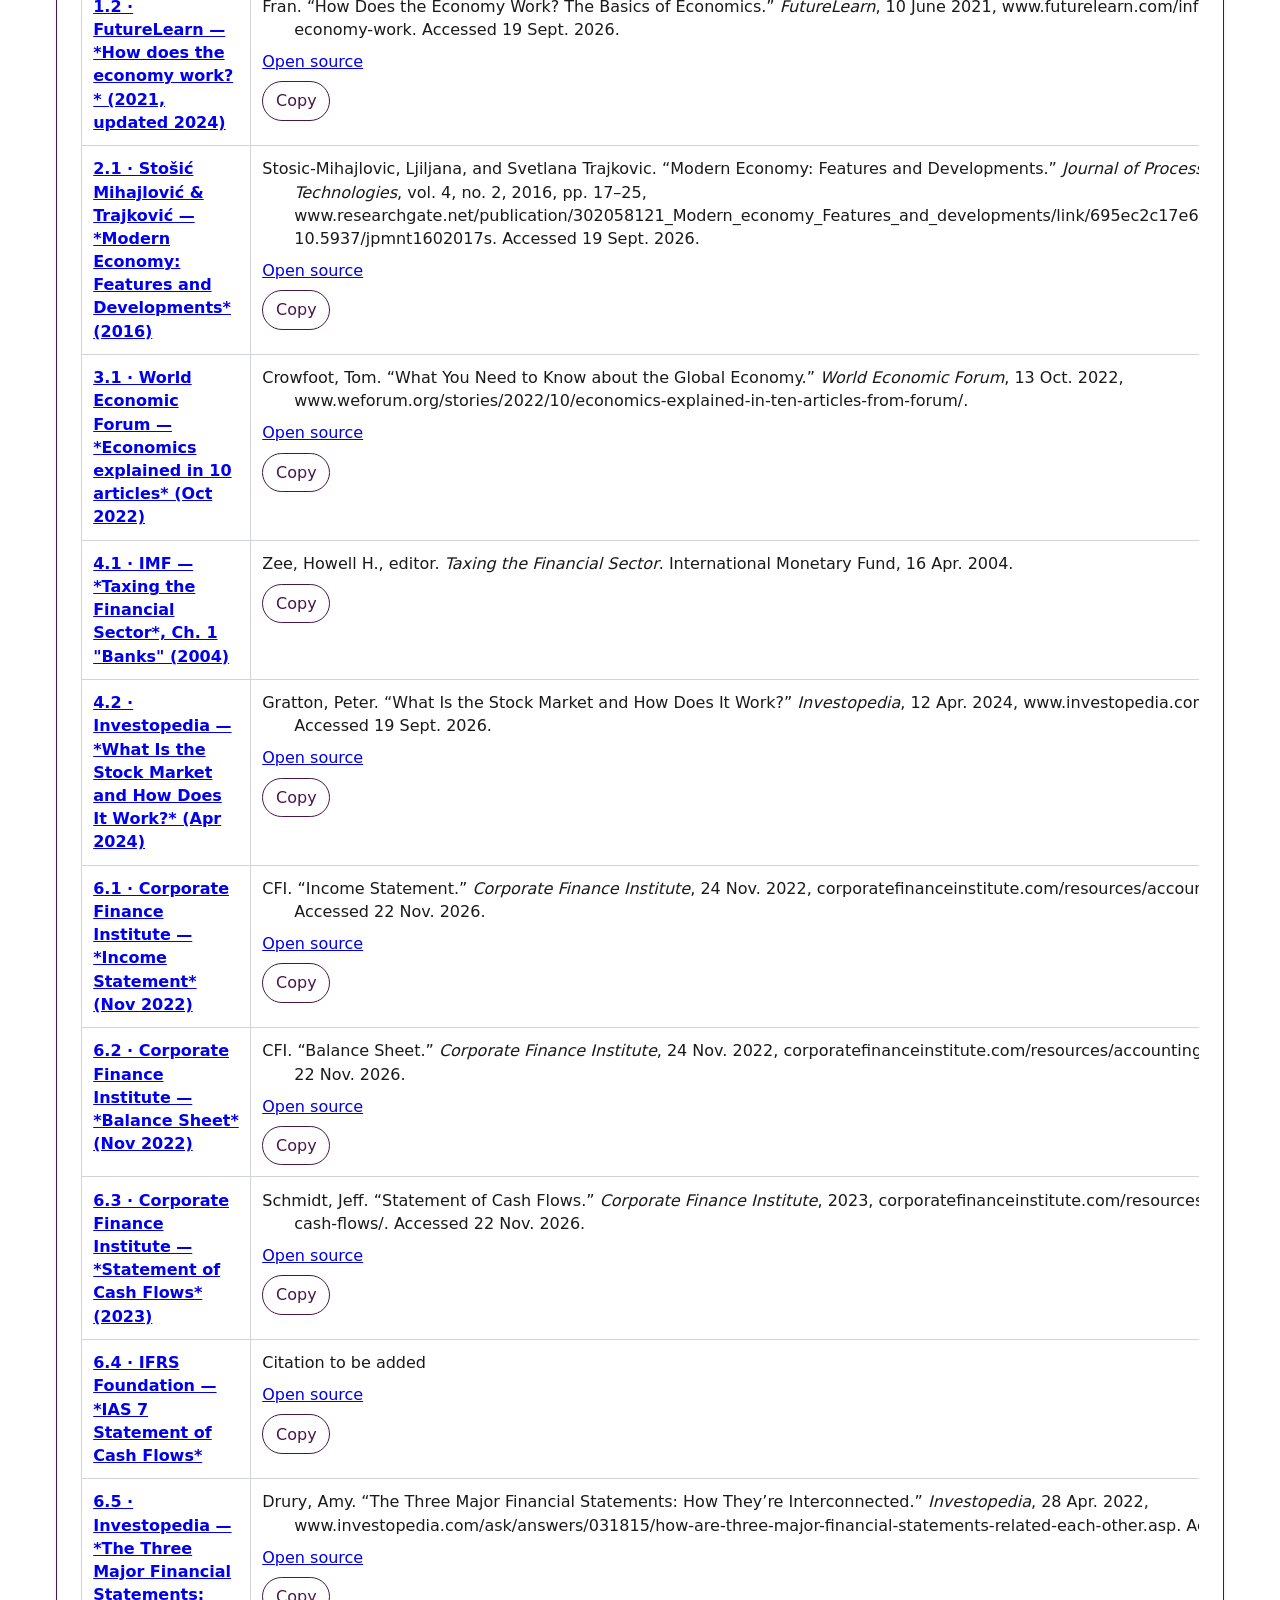
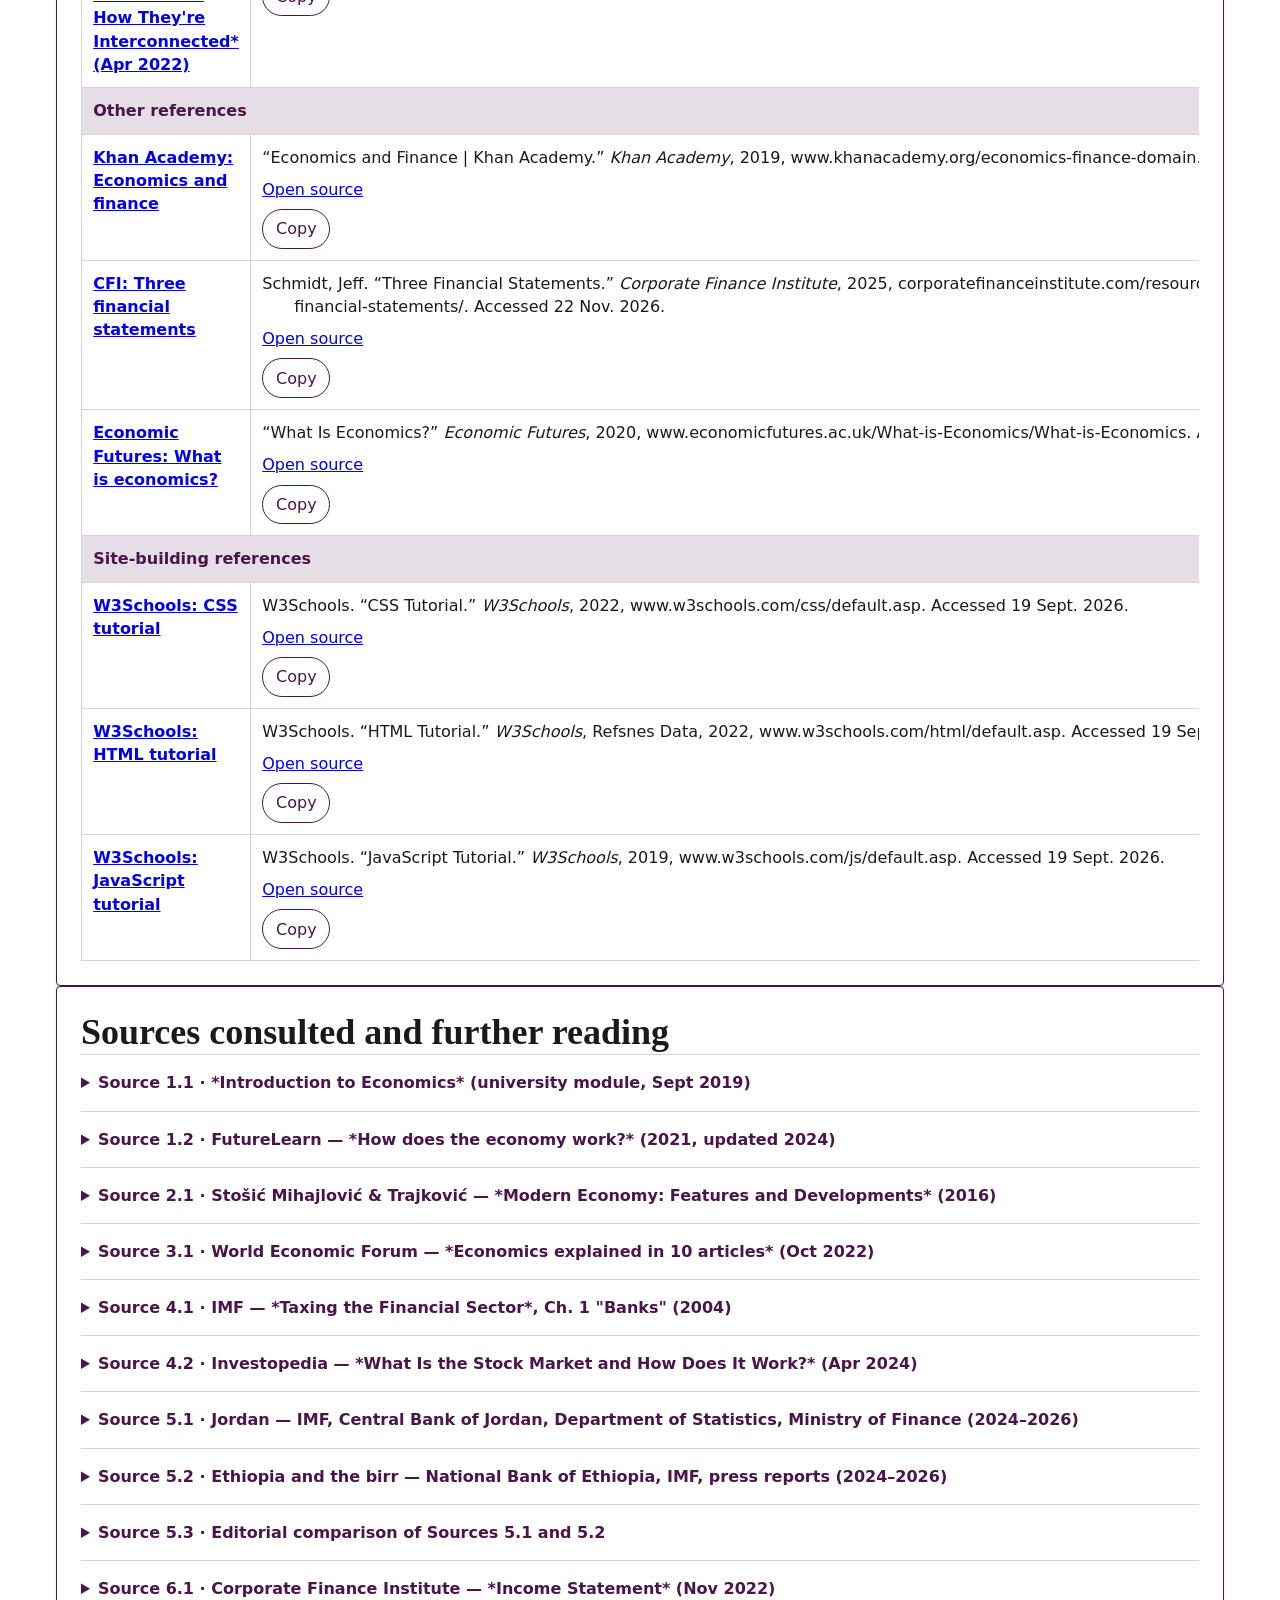
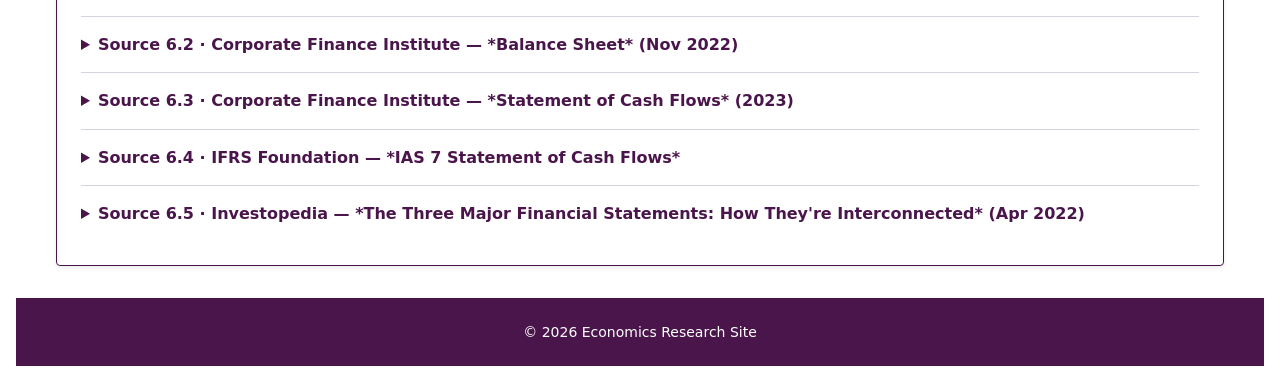
<file: docs/sources.html>
<!DOCTYPE html>
<html lang="en" data-theme="theme-1">
<head>
  <meta charset="utf-8">
  <link rel="icon" href="favicon.svg" type="image/svg+xml">
  <title>Sources – Economics Research</title>
  <meta name="description" content="View the sources, citations, source notes, and further-reading lists used by this economics research site.">
  <script src="js/theme.js"></script>
  <link rel="stylesheet" href="css/variables.css">
  <link rel="stylesheet" href="css/layout.css">
  <link rel="stylesheet" href="css/components.css">
  <style>
    .citation-tools { display: flex; flex-wrap: wrap; align-items: center; gap: .75rem; margin-bottom: .8rem; }
    .citation-tools button, .citation-copy { border: 1px solid var(--primary); border-radius: 999px; background: var(--primary); color: var(--bg); cursor: pointer; padding: .45rem .8rem; }
    .citation-confirmation { min-height: 1.4rem; color: var(--muted); }
    .citation-table-wrap { overflow-x: auto; }
    .citation-table { width: 100%; border-collapse: collapse; }
    .citation-table caption { padding: .65rem 0; color: var(--primary); font-weight: 750; text-align: left; }
    .citation-table th, .citation-table td { border: 1px solid var(--border); padding: .7rem; text-align: left; vertical-align: top; }
    .citation-table thead th { background: color-mix(in srgb, var(--primary) 8%, var(--bg)); }
    .citation-table .citation-group th { background: color-mix(in srgb, var(--primary) 14%, var(--bg)); color: var(--primary); }
    .citation-text { margin: 0 0 .55rem; padding-left: 2em; text-indent: -2em; }
    .citation-url { display: inline-block; margin: 0 .7rem .5rem 0; }
    .citation-copy { display: block; background: var(--bg); color: var(--primary); }
    .source-page-note { margin: .15rem 0; padding: .7rem .8rem; border: 1px solid var(--accent); border-left-width: 4px; border-radius: .65rem; background: var(--bg); }
    .source-page-note h3 { display: flex; align-items: center; gap: .5rem; margin: 0 0 .35rem; color: var(--primary); font-size: .98rem; }
    .source-page-note p { margin: 0; }
    .source-page-note .source-note-icon { display: inline-grid; width: 1.35rem; height: 1.35rem; flex: 0 0 auto; place-items: center; border: 1px solid var(--accent); border-radius: 50%; color: var(--accent); font-size: .85rem; font-weight: 800; line-height: 1; }
    @media (max-width: 640px) { .citation-table { min-width: 620px; } }
  </style>
</head>
<body>
  <header>
    <h1>Sources</h1>
    <nav id="main-nav">
      <a href="index.html">Home</a>
      <a href="a_z_index.html">A‑Z Index</a>
      <a href="track_economics.html">Economics</a>
      <a href="track_financing.html">Financing</a>
      <a href="track_global.html">Global Economy</a>
      <a href="track_country_context.html">Country Context</a>
      <a href="track_financial_statements.html">Financial Statements</a>
      <a href="sources.html">Sources</a>
      <button id="theme-switcher" aria-label="Switch Theme">Switch Theme</button>
    </nav>
  </header>
  <main>
    <section class="card">
      <h2>Source List</h2>
      <table class="source-table">
        <thead>
          <tr>
            <th>ID</th>
            <th>Category</th>
            <th>Title</th>
          </tr>
        </thead>
        <tbody id="source-table">
          <tr><td colspan="3">Loading sources…</td></tr>
        </tbody>
      </table>
    </section>
    <section class="card" aria-labelledby="citation-heading">
      <h2 id="citation-heading">Citations (MLA 8)</h2>
      <div class="citation-tools">
        <button type="button" id="copy-all-citations">Copy all</button>
        <span class="citation-confirmation" id="citation-confirmation" role="status" aria-live="polite"></span>
      </div>
      <div class="citation-table-wrap" id="citation-table-host">
        <p>Loading citations…</p>
      </div>
    </section>
    <section class="card source-reading-lists" aria-labelledby="source-reading-title">
      <h2 id="source-reading-title">Sources consulted and further reading</h2>
      <div id="source-details" aria-live="polite">
        <p>Loading source reading lists…</p>
      </div>
    </section>
  </main>
  <footer>
    <p>&copy; 2026 Economics Research Site</p>
  </footer>
  <script type="module">
  import { fetchSources, fetchSourcesPageData } from './js/api.js';
  import { buildSourceNote } from './js/components/source_notes.js';

  const sourcesPromise = fetchSources();
  const sourcePageDataPromise = fetchSourcesPageData();

  const citationPlainText = value => String(value ?? 'Citation to be added').replace(/\*([^*]+)\*/g, '$1');
  const sourceSlug = value => String(value ?? 'reference').toLowerCase().replace(/[^a-z0-9]+/g, '-').replace(/^-|-$/g, '') || 'reference';
  const citationGroups = [
    ['library', 'Sources used in the library'],
    ['other', 'Other references'],
    ['site-building', 'Site-building references'],
  ];
  const citationConfirmation = document.getElementById('citation-confirmation');
  const citationHost = document.getElementById('citation-table-host');
  let citationsInDisplayOrder = [];

  function appendItalicText(parent, value) {
    const pattern = /\*([^*]+)\*/g;
    const text = String(value ?? 'Citation to be added');
    let cursor = 0;
    let match;
    while ((match = pattern.exec(text))) {
      parent.append(document.createTextNode(text.slice(cursor, match.index)));
      const italic = document.createElement('em');
      italic.textContent = match[1];
      parent.append(italic);
      cursor = pattern.lastIndex;
    }
    parent.append(document.createTextNode(text.slice(cursor)));
  }

  async function copyCitation(text, message) {
    try {
      await navigator.clipboard.writeText(text);
      citationConfirmation.textContent = message;
    } catch (error) {
      citationConfirmation.textContent = `Could not copy citation: ${error.message}`;
    }
  }

  function renderCitations(data, sources) {
    const table = document.createElement('table');
    table.className = 'citation-table';
    const caption = document.createElement('caption');
    caption.textContent = 'Citations (MLA 8)';
    table.append(caption);
    const thead = document.createElement('thead');
    const headerRow = document.createElement('tr');
    for (const label of ['Source', 'Citation']) {
      const th = document.createElement('th');
      th.scope = 'col';
      th.textContent = label;
      headerRow.append(th);
    }
    thead.append(headerRow);
    table.append(thead);
    const tbody = document.createElement('tbody');
    const sourceTitles = new Map(sources.map(source => [String(source.id), source.title]));
    citationsInDisplayOrder = [];

    for (const [groupKey, groupTitle] of citationGroups) {
      const items = groupKey === 'library'
        ? (Array.isArray(data.citations) ? data.citations : []).filter(item => item.group === 'library')
          .sort((left, right) => left.id.localeCompare(right.id, undefined, { numeric: true }))
        : (Array.isArray(data.other_references) ? data.other_references : [])
          .filter(item => item.group === groupKey);
      const groupRow = document.createElement('tr');
      groupRow.className = 'citation-group';
      const groupHeader = document.createElement('th');
      groupHeader.scope = 'rowgroup';
      groupHeader.colSpan = 2;
      groupHeader.textContent = groupTitle;
      groupRow.append(groupHeader);
      tbody.append(groupRow);

      items.forEach((item, index) => {
        const key = item.id || `${groupKey}-${index + 1}`;
        const rowId = `citation-${sourceSlug(key)}`;
        const displayName = item.id
          ? `${item.id} · ${sourceTitles.get(String(item.id)) || item.id}`
          : item.label;
        const text = citationPlainText(item.mla);
        citationsInDisplayOrder.push({ groupKey, groupTitle, displayName, text });
        const row = document.createElement('tr');
        row.id = rowId;
        const sourceCell = document.createElement('th');
        sourceCell.scope = 'row';
        const sourceLink = document.createElement('a');
        sourceLink.href = item.id ? `#source-${sourceSlug(item.id)}` : `#${rowId}`;
        sourceLink.textContent = displayName;
        sourceCell.append(sourceLink);
        row.append(sourceCell);

        const citationCell = document.createElement('td');
        const citationText = document.createElement('p');
        citationText.className = 'citation-text';
        if (item.mla === null) citationText.textContent = 'Citation to be added';
        else appendItalicText(citationText, item.mla);
        citationCell.append(citationText);
        if (item.url) {
          const sourceUrl = document.createElement('a');
          sourceUrl.className = 'citation-url';
          sourceUrl.href = item.url;
          sourceUrl.target = '_blank';
          sourceUrl.rel = 'noopener';
          sourceUrl.textContent = 'Open source';
          citationCell.append(sourceUrl);
        }
        const copyButton = document.createElement('button');
        copyButton.type = 'button';
        copyButton.className = 'citation-copy';
        copyButton.textContent = 'Copy';
        copyButton.setAttribute('aria-label', `Copy citation: ${displayName}`);
        copyButton.addEventListener('click', () => copyCitation(text, `Copied citation for ${displayName}.`));
        citationCell.append(copyButton);
        row.append(citationCell);
        tbody.append(row);
      });
    }
    table.append(tbody);
    citationHost.replaceChildren(table);
  }

  sourcePageDataPromise.then(data => sourcesPromise.then(sources => renderCitations(data, sources))
    .catch(() => renderCitations(data, []))).catch(error => {
    const message = document.createElement('p');
    message.setAttribute('role', 'alert');
    message.textContent = `Could not load citations. Expected file: data/sources-page-data.json. HTTP status: ${error.message.match(/HTTP (\d+)/)?.[1] || 'unavailable'}. ${error.message}`;
    citationHost.replaceChildren(message);
  });

  document.getElementById('copy-all-citations').addEventListener('click', () => {
    let previousGroup = '';
    const lines = [];
    for (const item of citationsInDisplayOrder) {
      if (item.groupKey !== previousGroup) {
        lines.push(item.groupTitle);
        previousGroup = item.groupKey;
      }
      lines.push(`${item.displayName}: ${item.text}`);
    }
    const text = lines.join('\n');
    if (!text) {
      citationConfirmation.textContent = 'No citations are available to copy yet.';
      return;
    }
    copyCitation(text, 'Copied all citations in displayed order.');
  });

  sourcesPromise.then(sources => {
    const tbody = document.getElementById('source-table');
    const rows = sources.map(s => {
      const tr = document.createElement('tr');
      tr.id = `source-${s.id.replaceAll('.', '-')}`;
      [s.id, s.category, s.title].forEach(value => {
        const cell = document.createElement('td');
        cell.textContent = value;
        tr.appendChild(cell);
      });
      return tr;
    });
    tbody.replaceChildren(...rows);

    sourcePageDataPromise.then(data => {
      for (const source of sources) {
        const noteText = data.source_notes?.[source.id];
        const sourceRow = document.getElementById(`source-${source.id.replaceAll('.', '-')}`);
        if (!sourceRow || !noteText || document.getElementById(`source-note-${source.id.replaceAll('.', '-')}`)) continue;
        const noteRow = document.createElement('tr');
        noteRow.id = `source-note-${source.id.replaceAll('.', '-')}`;
        const noteCell = document.createElement('td');
        noteCell.colSpan = 3;
        noteCell.append(buildSourceNote(noteText));
        noteRow.append(noteCell);
        sourceRow.after(noteRow);
      }

      const finalCategorySixSource = sources.filter(source => String(source.id).startsWith('6.'))
        .sort((left, right) => left.id.localeCompare(right.id, undefined, { numeric: true })).at(-1);
      const categorySixNote = data.category_notes?.['6'];
      if (finalCategorySixSource && categorySixNote) {
        const sourceId = finalCategorySixSource.id.replaceAll('.', '-');
        const finalSourceRow = document.getElementById(`source-note-${sourceId}`)
          || document.getElementById(`source-${sourceId}`);
        const noteRow = document.createElement('tr');
        noteRow.id = 'category-note-6';
        const noteCell = document.createElement('td');
        noteCell.colSpan = 3;
        noteCell.append(buildSourceNote(categorySixNote, 'About Category 6'));
        noteRow.append(noteCell);
        finalSourceRow?.after(noteRow);
      }
    });

    const detailHost = document.getElementById('source-details');
    const details = sources.map(source => {
      const disclosure = document.createElement('details');
      disclosure.className = 'source-reading-detail';
      disclosure.id = `reading-${source.id.replaceAll('.', '-')}`;
      const summary = document.createElement('summary');
      summary.textContent = `Source ${source.id} · ${source.title}`;
      disclosure.append(summary);

      for (const [heading, key] of [
        ['Sources consulted', 'consulted'],
        ['Further reading leads', 'further_reading_leads'],
      ]) {
        const section = document.createElement('section');
        const title = document.createElement('h3');
        title.textContent = heading;
        section.append(title);
        const items = Array.isArray(source[key]) ? source[key] : [];
        if (items.length) {
          const list = document.createElement('ul');
          for (const entry of items) {
            const item = document.createElement('li');
            const text = String(entry).replace(/\*([^*]+)\*/g, '$1');
            const urlMatch = text.match(/https?:\/\/\S+/i);
            if (urlMatch) {
              const url = urlMatch[0].replace(/[),.;]+$/, '');
              const start = text.indexOf(url);
              item.append(document.createTextNode(text.slice(0, start)));
              const link = document.createElement('a');
              link.href = url;
              link.textContent = url;
              link.rel = 'noopener noreferrer';
              item.append(link, document.createTextNode(text.slice(start + url.length)));
            } else {
              item.textContent = text;
            }
            list.append(item);
          }
          section.append(list);
        } else {
          const empty = document.createElement('p');
          empty.textContent = 'Not listed in the supplied source notes.';
          section.append(empty);
        }
        disclosure.append(section);
      }

      if (Array.isArray(source.caveats) && source.caveats.length) {
        const notes = document.createElement('p');
        notes.className = 'source-publishing-note';
        notes.textContent = source.caveats.join(' ');
        disclosure.append(notes);
      }
      return disclosure;
    });
    detailHost.replaceChildren(...details);
  }).catch(err => {
    const cell = document.createElement('td');
    cell.colSpan = 3;
    cell.className = 'source-load-error';
    cell.textContent = `Failed to load: ${err.message}`;
    const row = document.createElement('tr');
    row.appendChild(cell);
    document.getElementById('source-table').replaceChildren(row);
    const detailsError = document.createElement('p');
    detailsError.className = 'source-load-error';
    detailsError.setAttribute('role', 'alert');
    detailsError.textContent = `Failed to load source lists: ${err.message}`;
    document.getElementById('source-details').replaceChildren(detailsError);
  });
  </script>
</body>
</html>
</file>
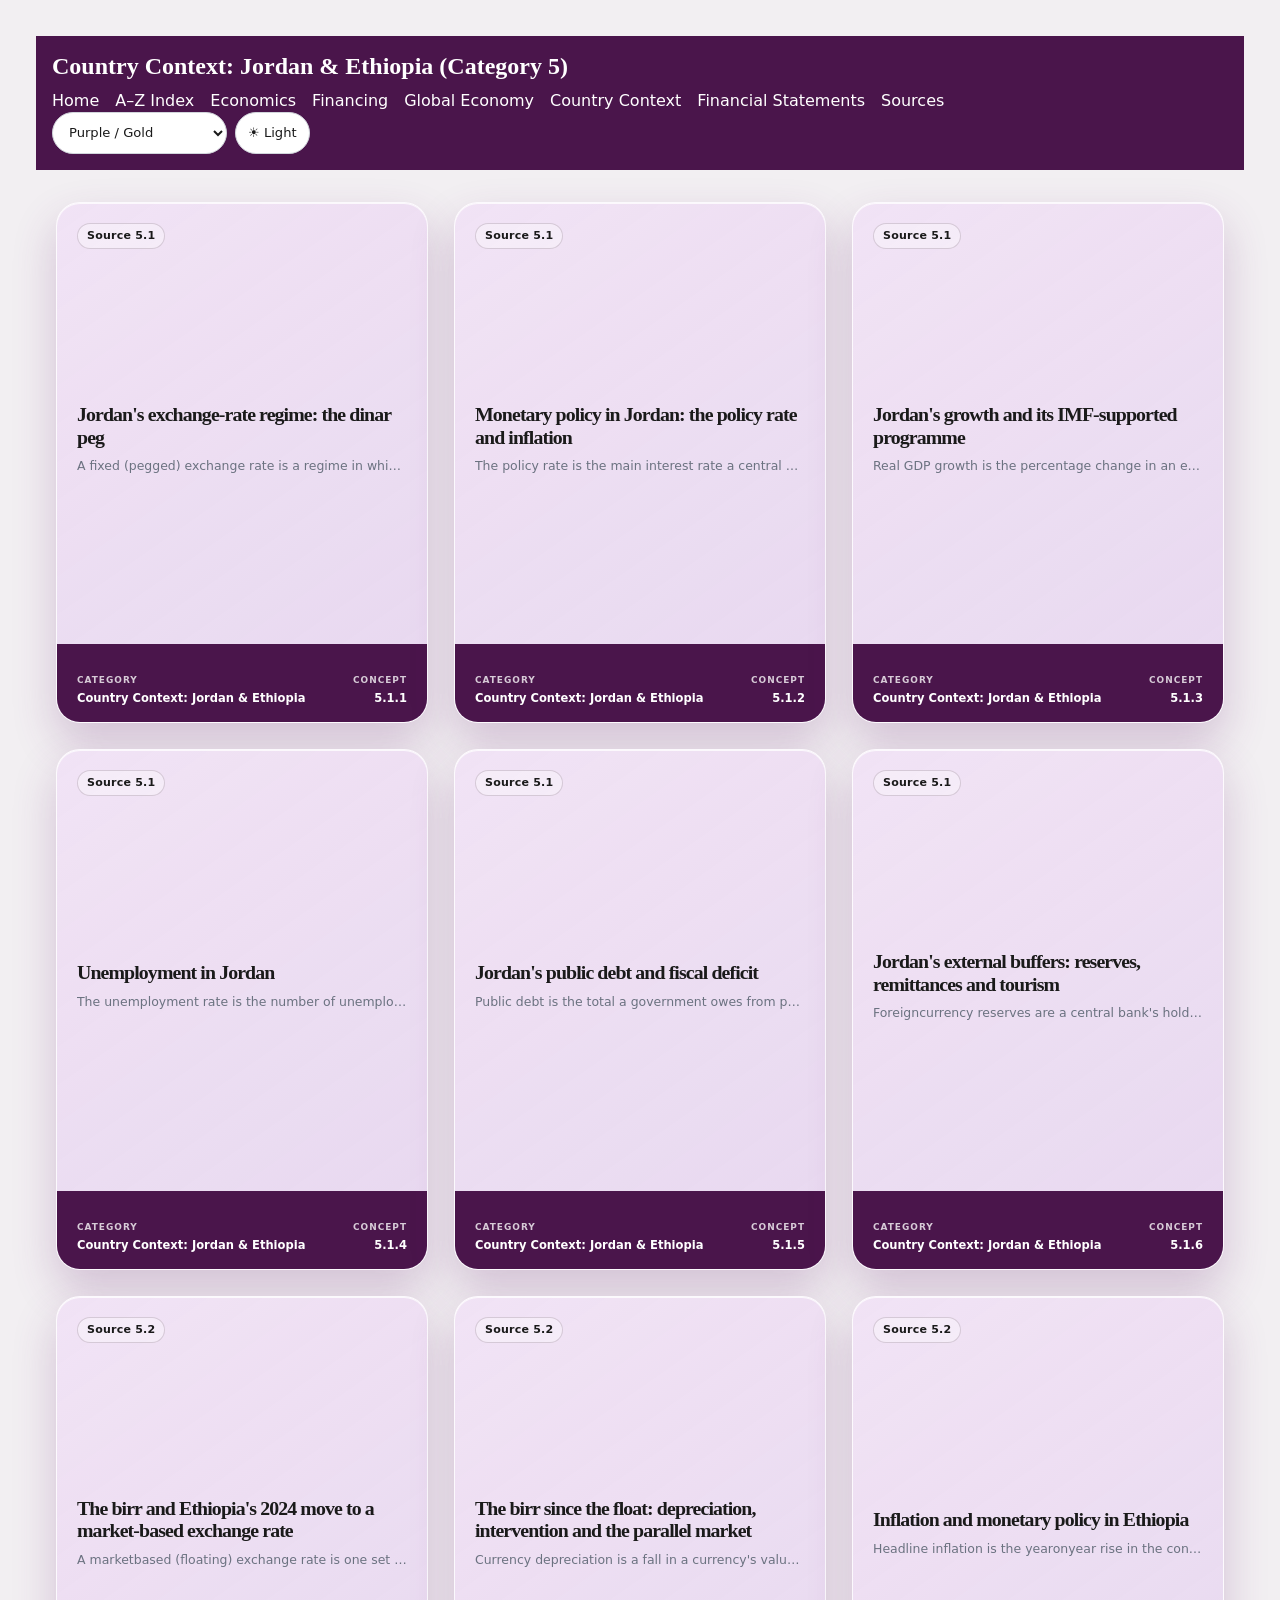
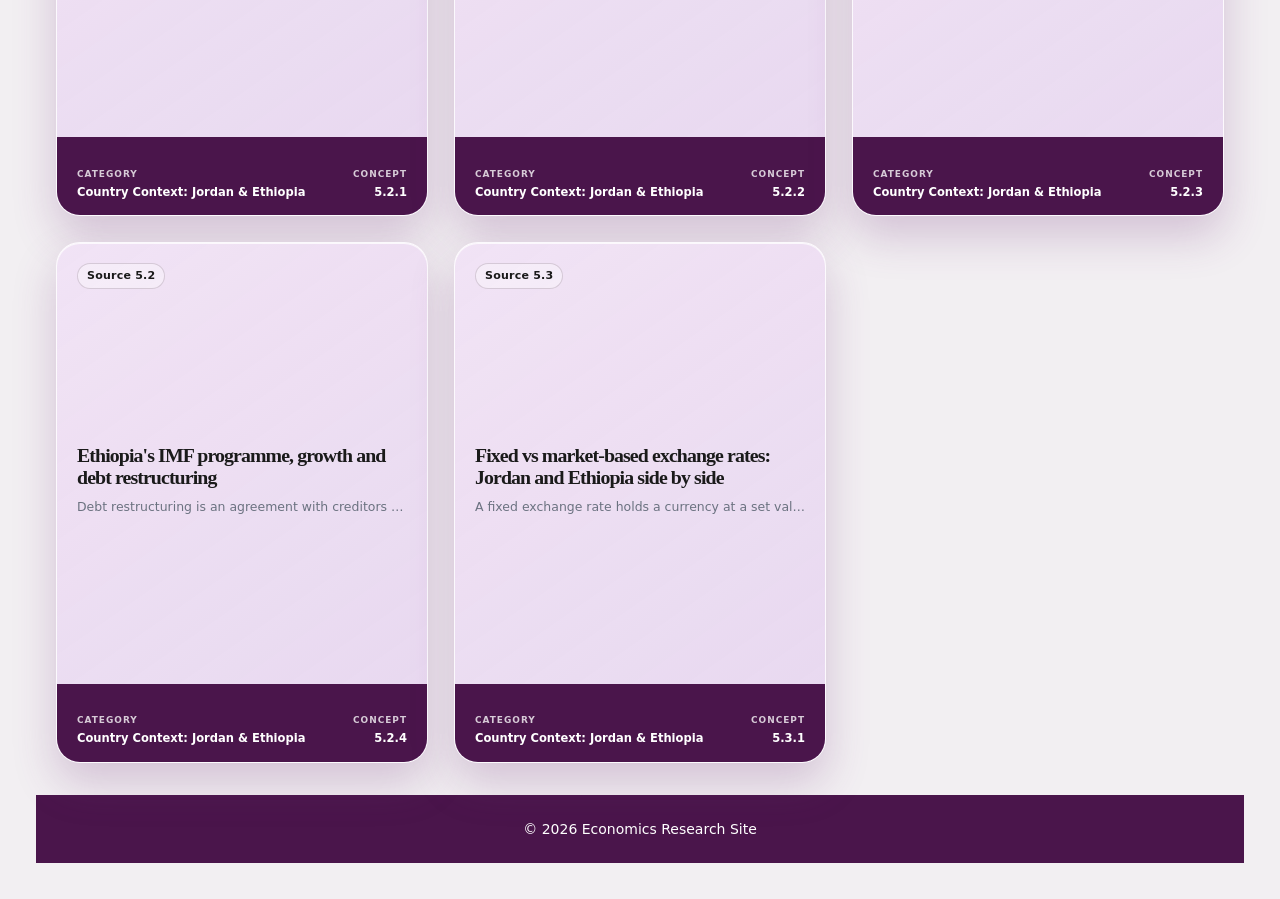
<file: docs/track_country_context.html>
<!DOCTYPE html>
<html lang="en" data-theme="theme-1">
<head>
  <meta charset="utf-8">
  <link rel="icon" href="favicon.svg" type="image/svg+xml">
  <meta name="viewport" content="width=device-width, initial-scale=1">
  <meta name="description" content="Country context concepts about Jordan and Ethiopia">
  <title>Country Context – Economics Research</title>
  <script src="js/theme.js"></script>
  <link rel="stylesheet" href="css/variables.css">
  <link rel="stylesheet" href="css/layout.css">
  <link rel="stylesheet" href="css/cards.css">
  <link rel="stylesheet" href="css/glass-cards.css">
</head>
<body>
  <header>
    <h1>Country Context: Jordan &amp; Ethiopia (Category 5)</h1>
    <nav id="main-nav">
      <a href="index.html">Home</a>
      <a href="a_z_index.html">A–Z Index</a>
      <a href="track_economics.html">Economics</a>
      <a href="track_financing.html">Financing</a>
      <a href="track_global.html">Global Economy</a>
      <a href="track_country_context.html">Country Context</a>
      <a href="track_financial_statements.html">Financial Statements</a>
      <a href="sources.html">Sources</a>
    </nav>
  </header>
  <main>
    <section class="grid glass-card-grid" id="concept-grid" aria-live="polite">
      <p class="loading-state">Loading concepts…</p>
    </section>
    <script type="module">
      import { buildConceptCard, fetchConcepts, showCardLoadError } from './js/components/card.js';
      const grid = document.getElementById('concept-grid');
      try {
        const concepts = (await fetchConcepts()).filter(concept => concept.category === '5');
        grid.replaceChildren(...concepts.map(concept => buildConceptCard(concept)));
      } catch (error) {
        showCardLoadError(grid, error);
      }
    </script>
  </main>
  <footer><p>&copy; 2026 Economics Research Site</p></footer>
</body>
</html>
</file>
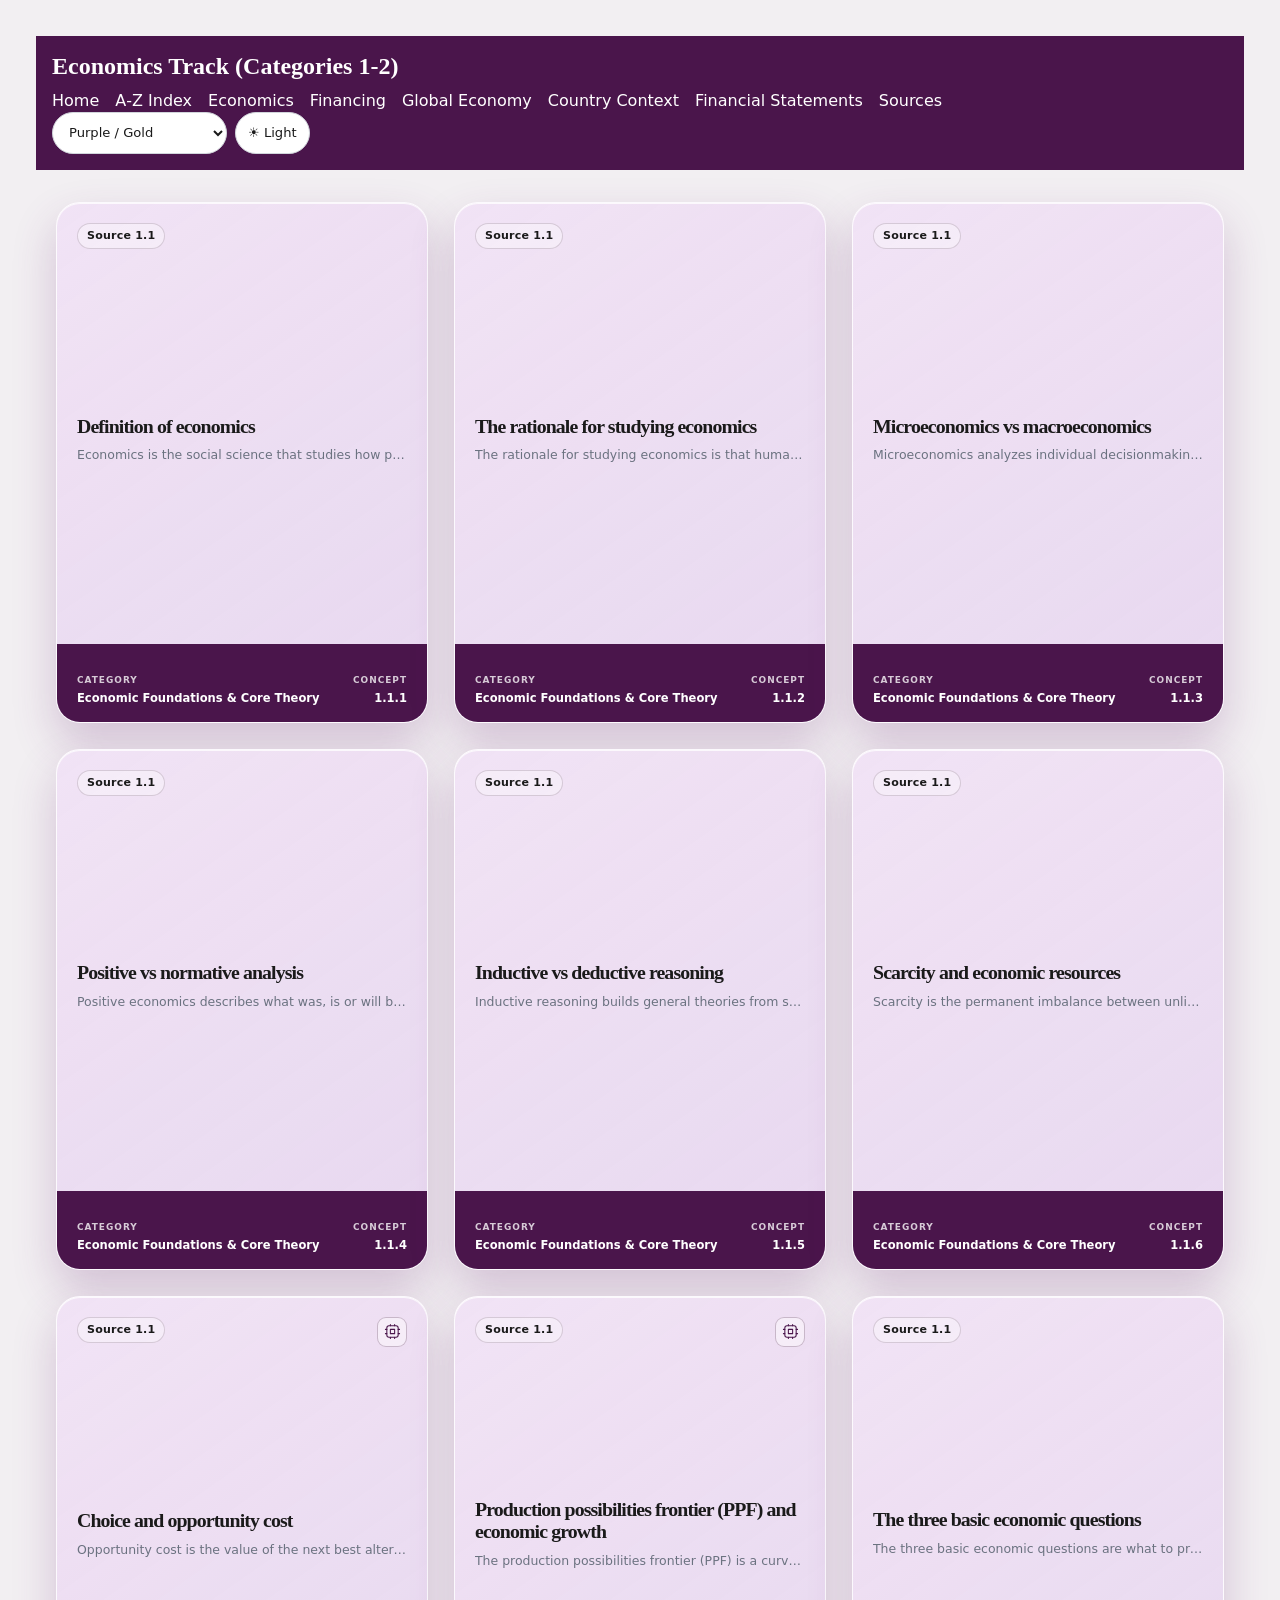
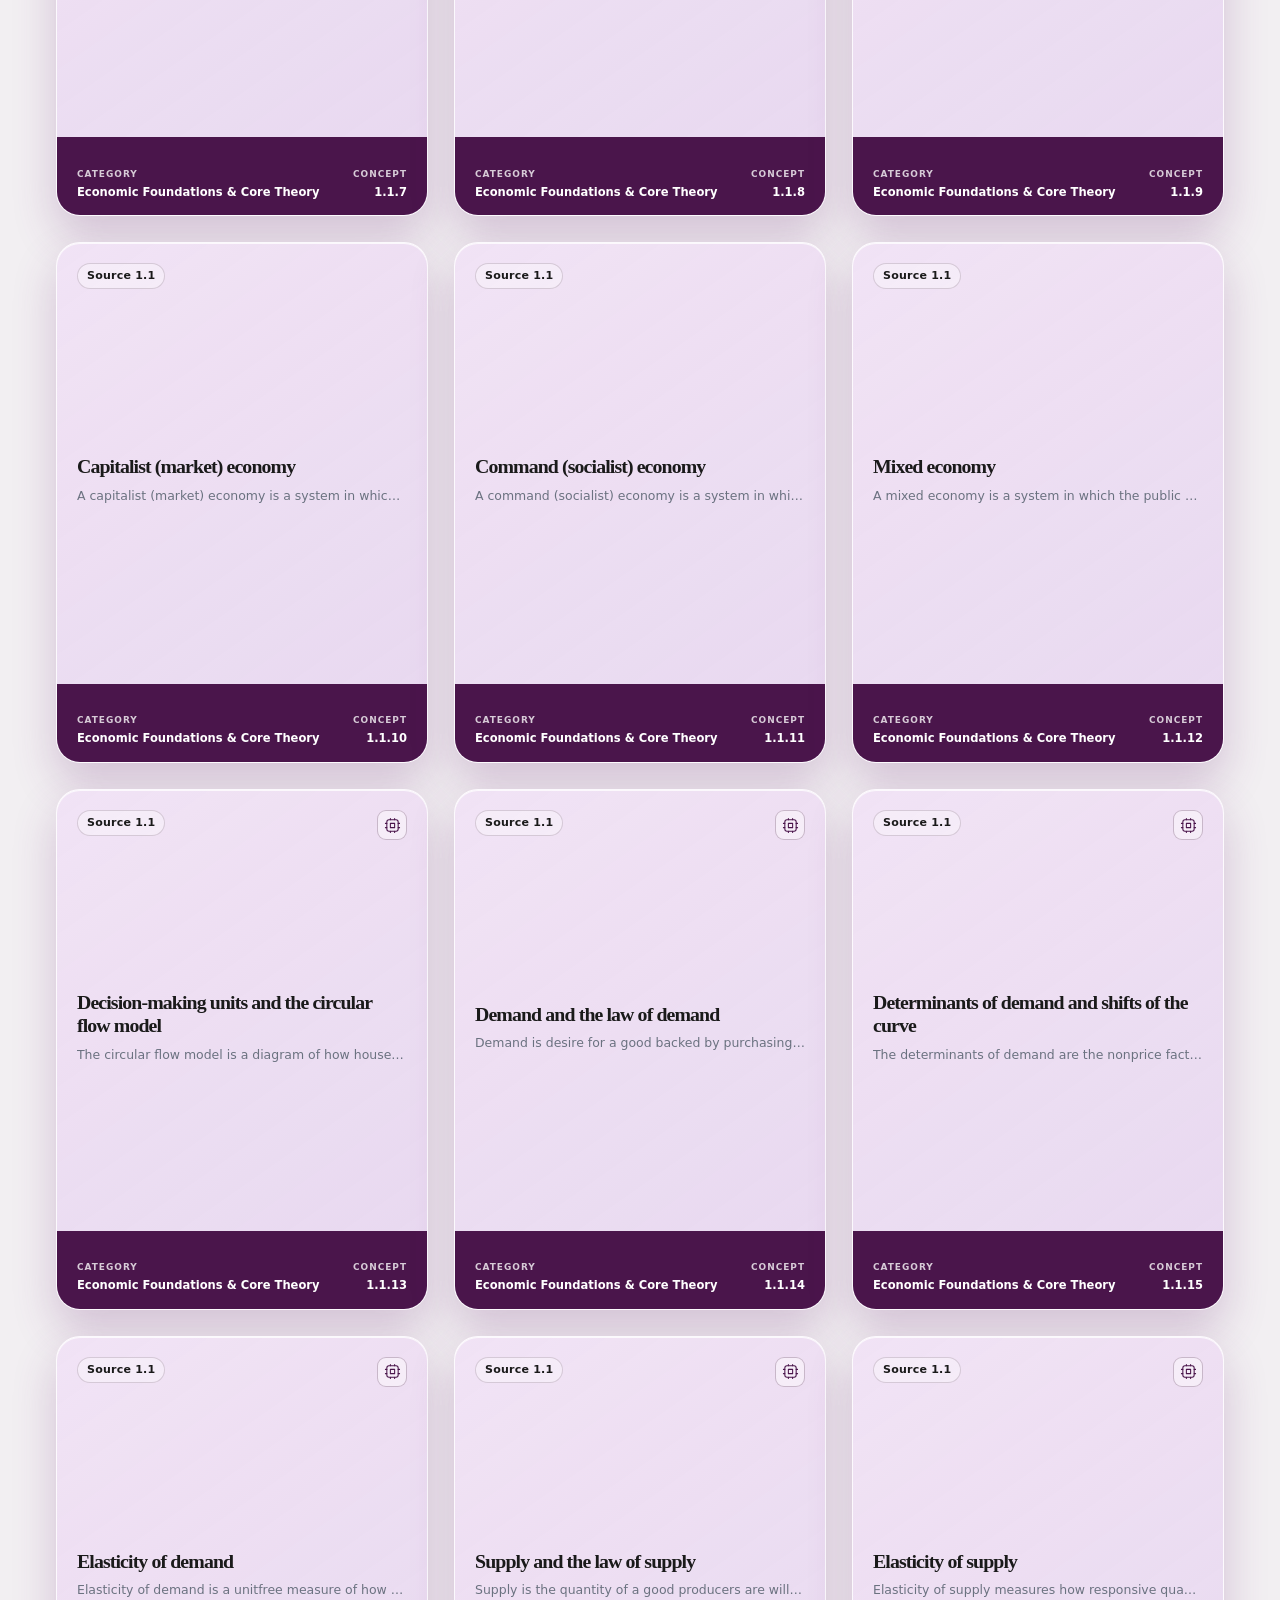
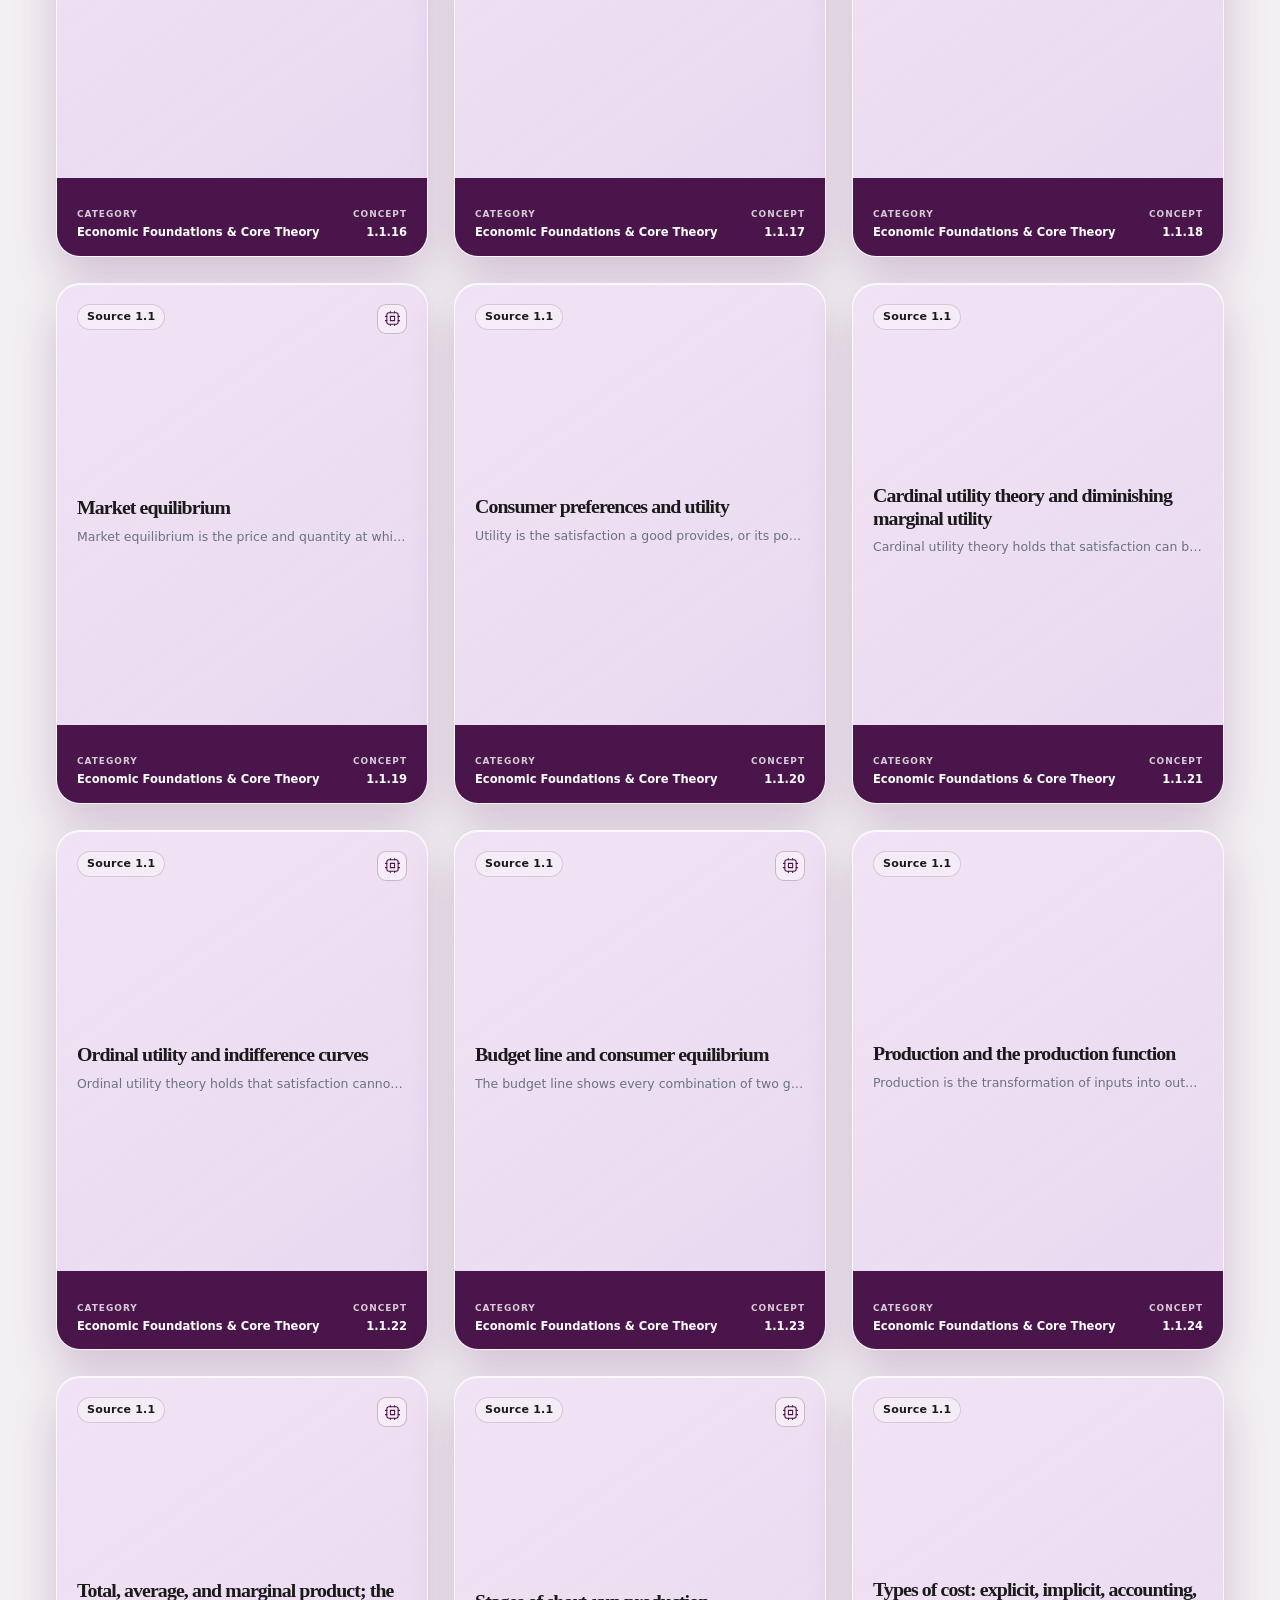
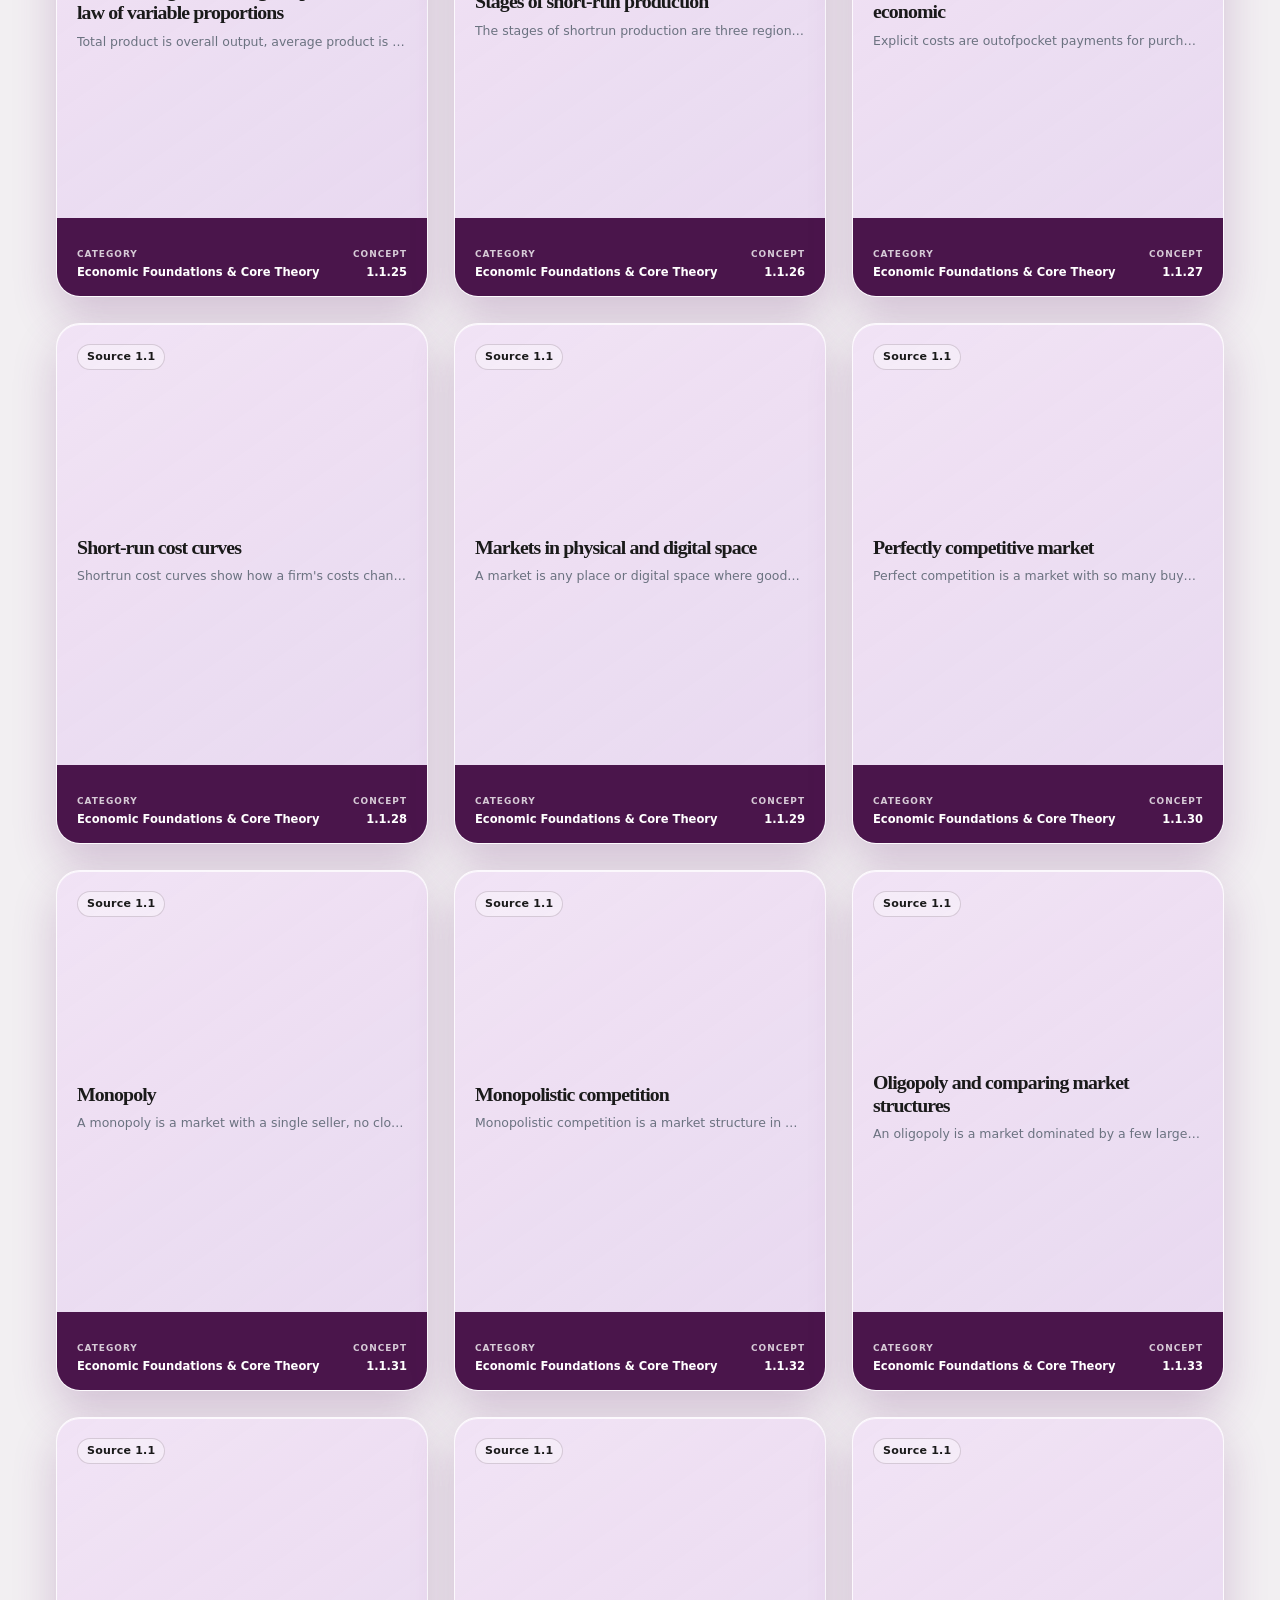
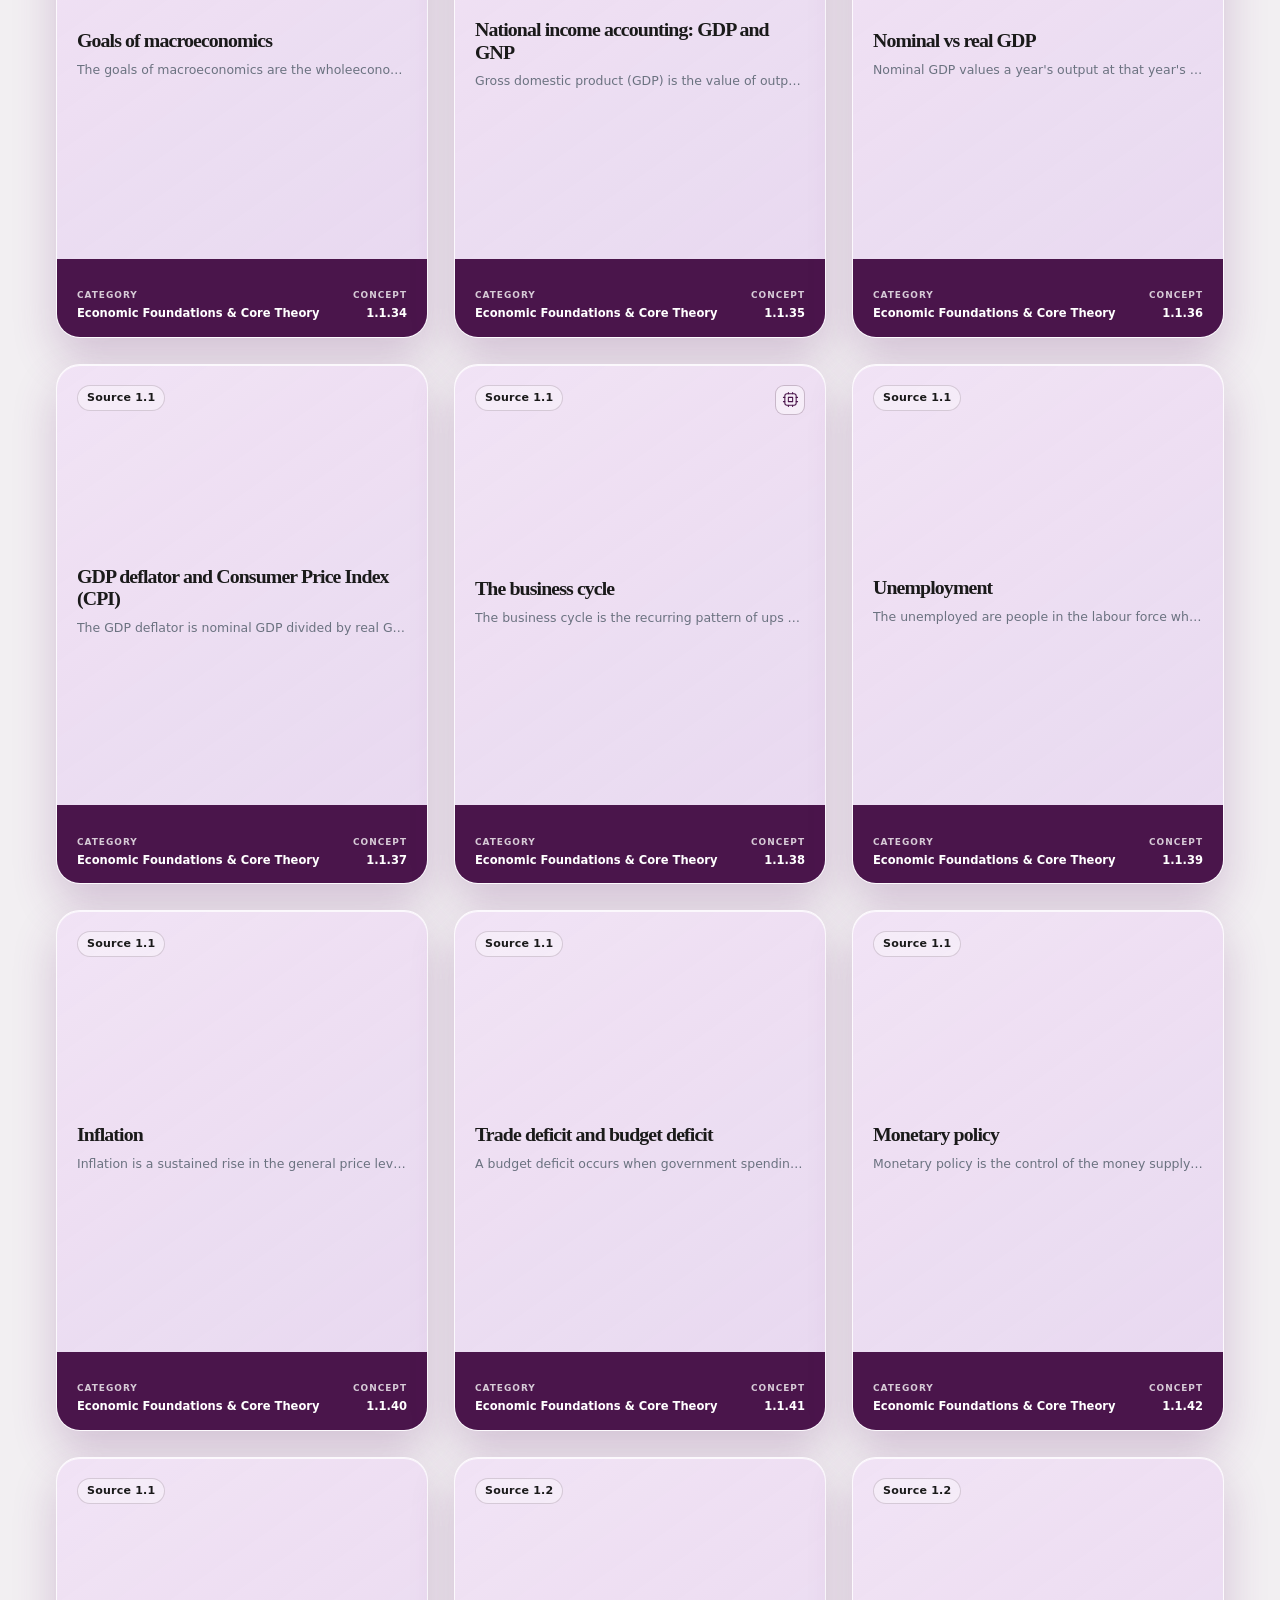
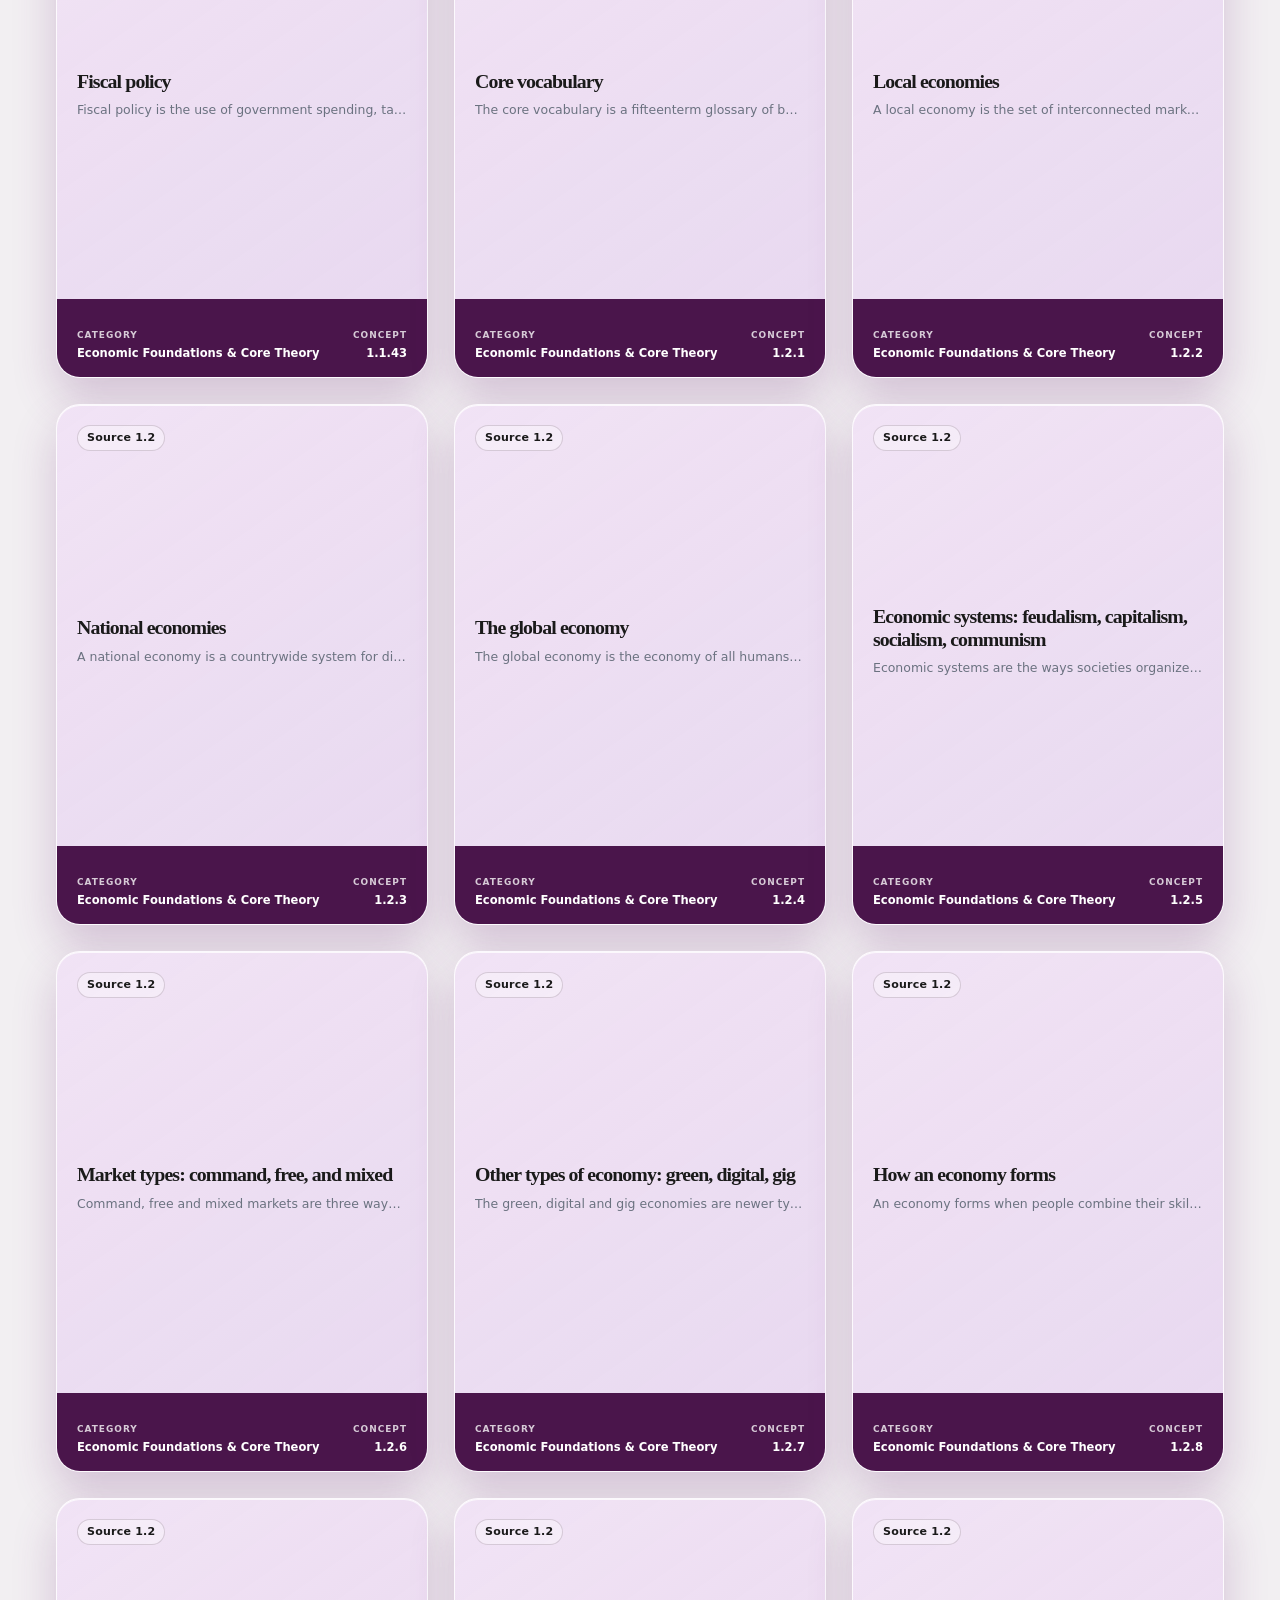
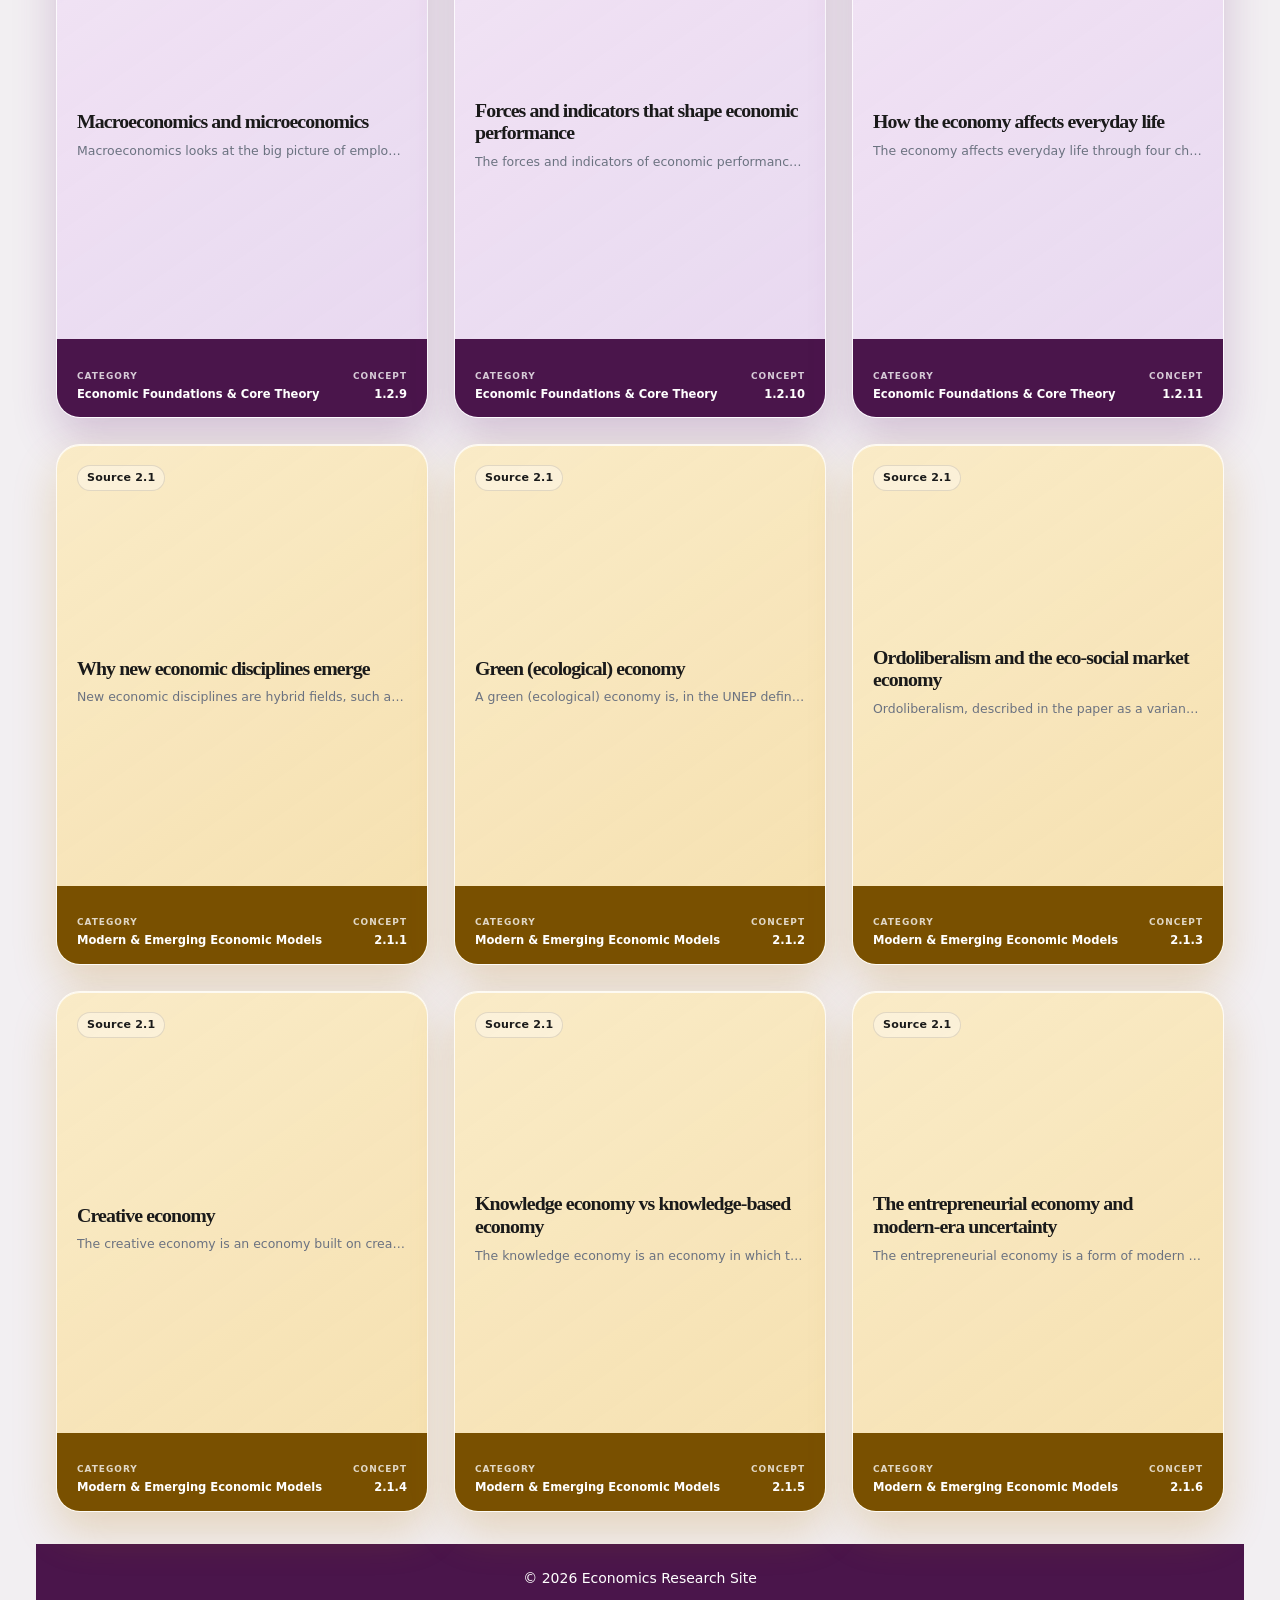
<file: docs/track_economics.html>
<!DOCTYPE html>
<html lang="en" data-theme="theme-1">
<head>
  <meta charset="utf-8">
  <link rel="icon" href="favicon.svg" type="image/svg+xml">
  <title>Economics Track – Economics Research</title>
  <meta name="description" content="Explore concepts in economics and economic theory.">
  <meta name="viewport" content="width=device-width, initial-scale=1">
  <script src="js/theme.js"></script>
  <link rel="stylesheet" href="css/variables.css">
  <link rel="stylesheet" href="css/layout.css">
  <link rel="stylesheet" href="css/cards.css">
  <link rel="stylesheet" href="css/glass-cards.css">
</head>
<body>
  <header>
    <h1>Economics Track (Categories 1‑2)</h1>
    <nav id="main-nav">
      <a href="index.html">Home</a>
      <a href="a_z_index.html">A‑Z Index</a>
      <a href="track_economics.html">Economics</a>
      <a href="track_financing.html">Financing</a>
      <a href="track_global.html">Global Economy</a>
      <a href="track_country_context.html">Country Context</a>
      <a href="track_financial_statements.html">Financial Statements</a>
      <a href="sources.html">Sources</a>
    </nav>
  </header>
  <main>
    <section class="grid glass-card-grid" id="concept-grid" aria-live="polite">
      <p class="loading-state">Loading concepts…</p>
    </section>
    <script type="module">
    import { buildConceptCard, fetchConcepts, showCardLoadError } from './js/components/card.js';

    const grid = document.getElementById('concept-grid');
    try {
      const all = await fetchConcepts();
      const concepts = all.filter(concept => concept.category === '1' || concept.category === '2');
      grid.replaceChildren(...concepts.map(concept => buildConceptCard(concept)));
    } catch (error) {
      showCardLoadError(grid, error);
    }
    </script>
  </main>
  <footer>
    <p>&copy; 2026 Economics Research Site</p>
  </footer>
</body>
</html>
</file>
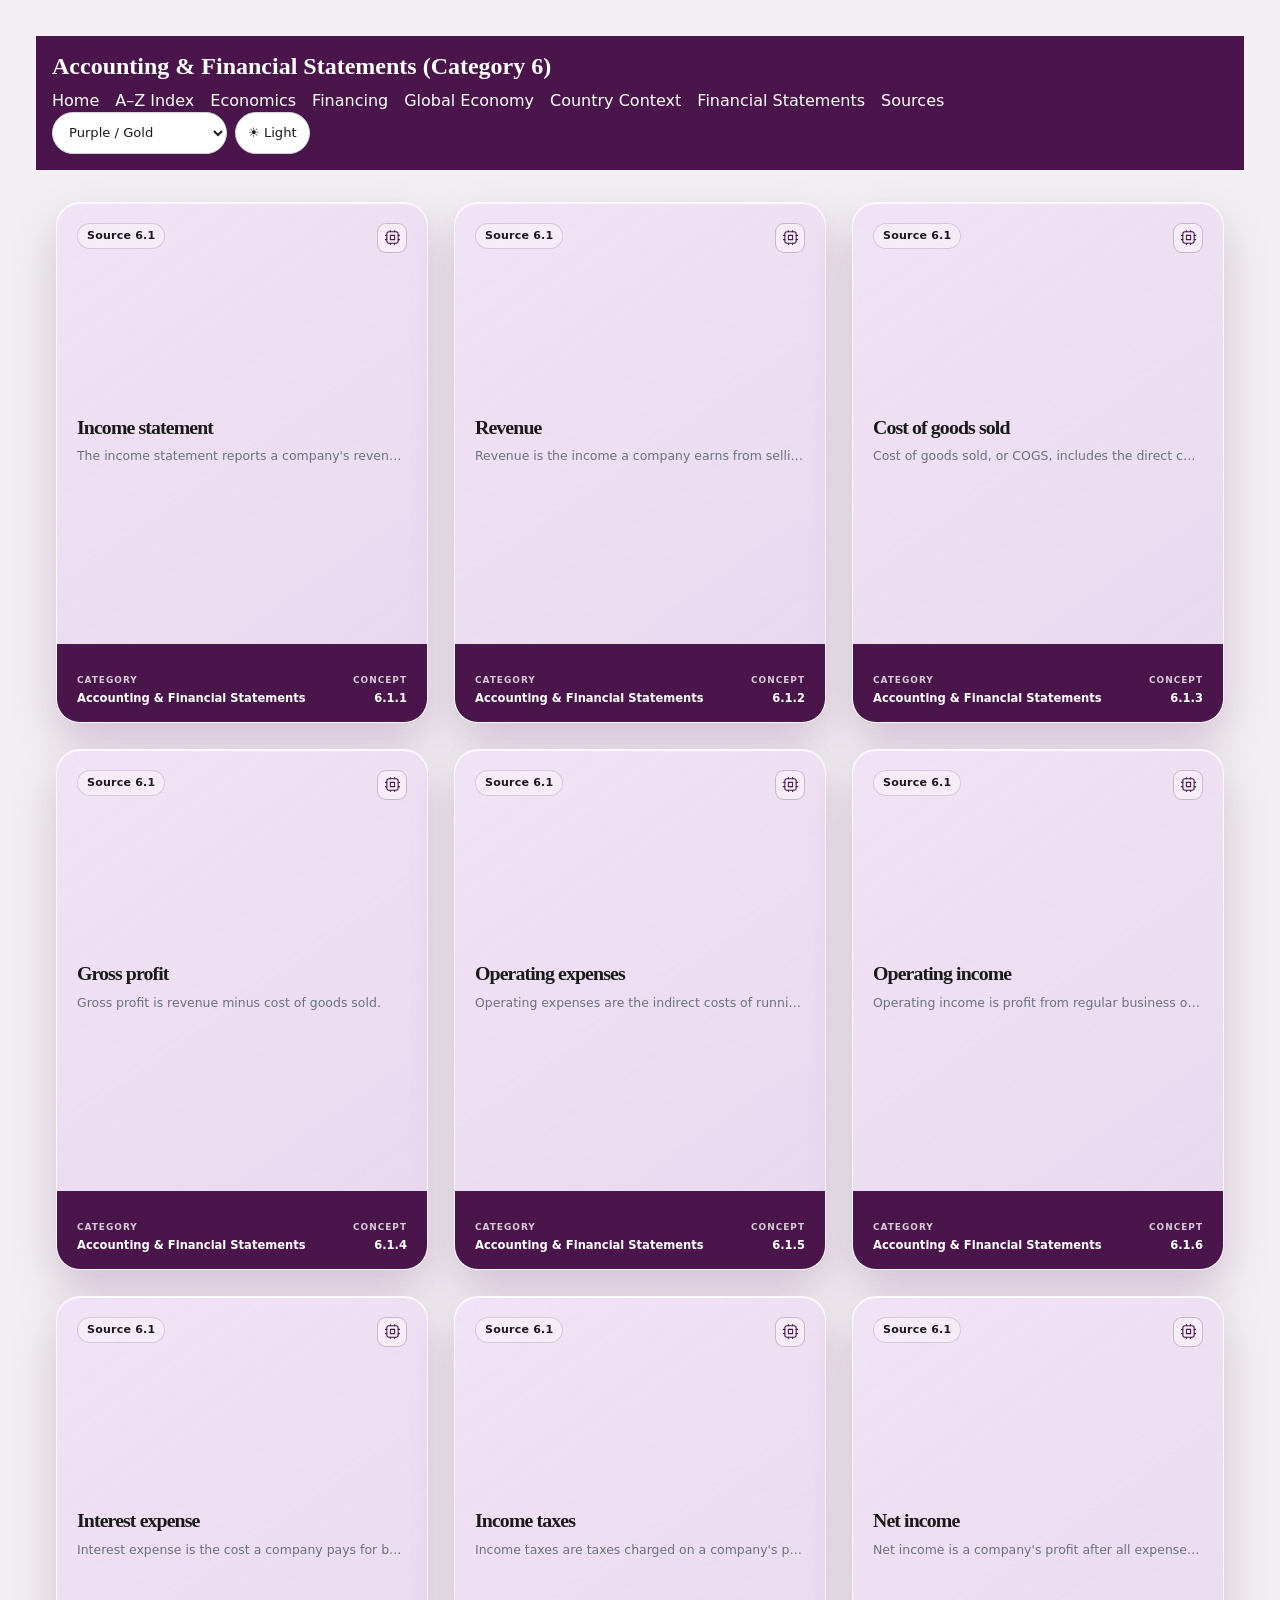
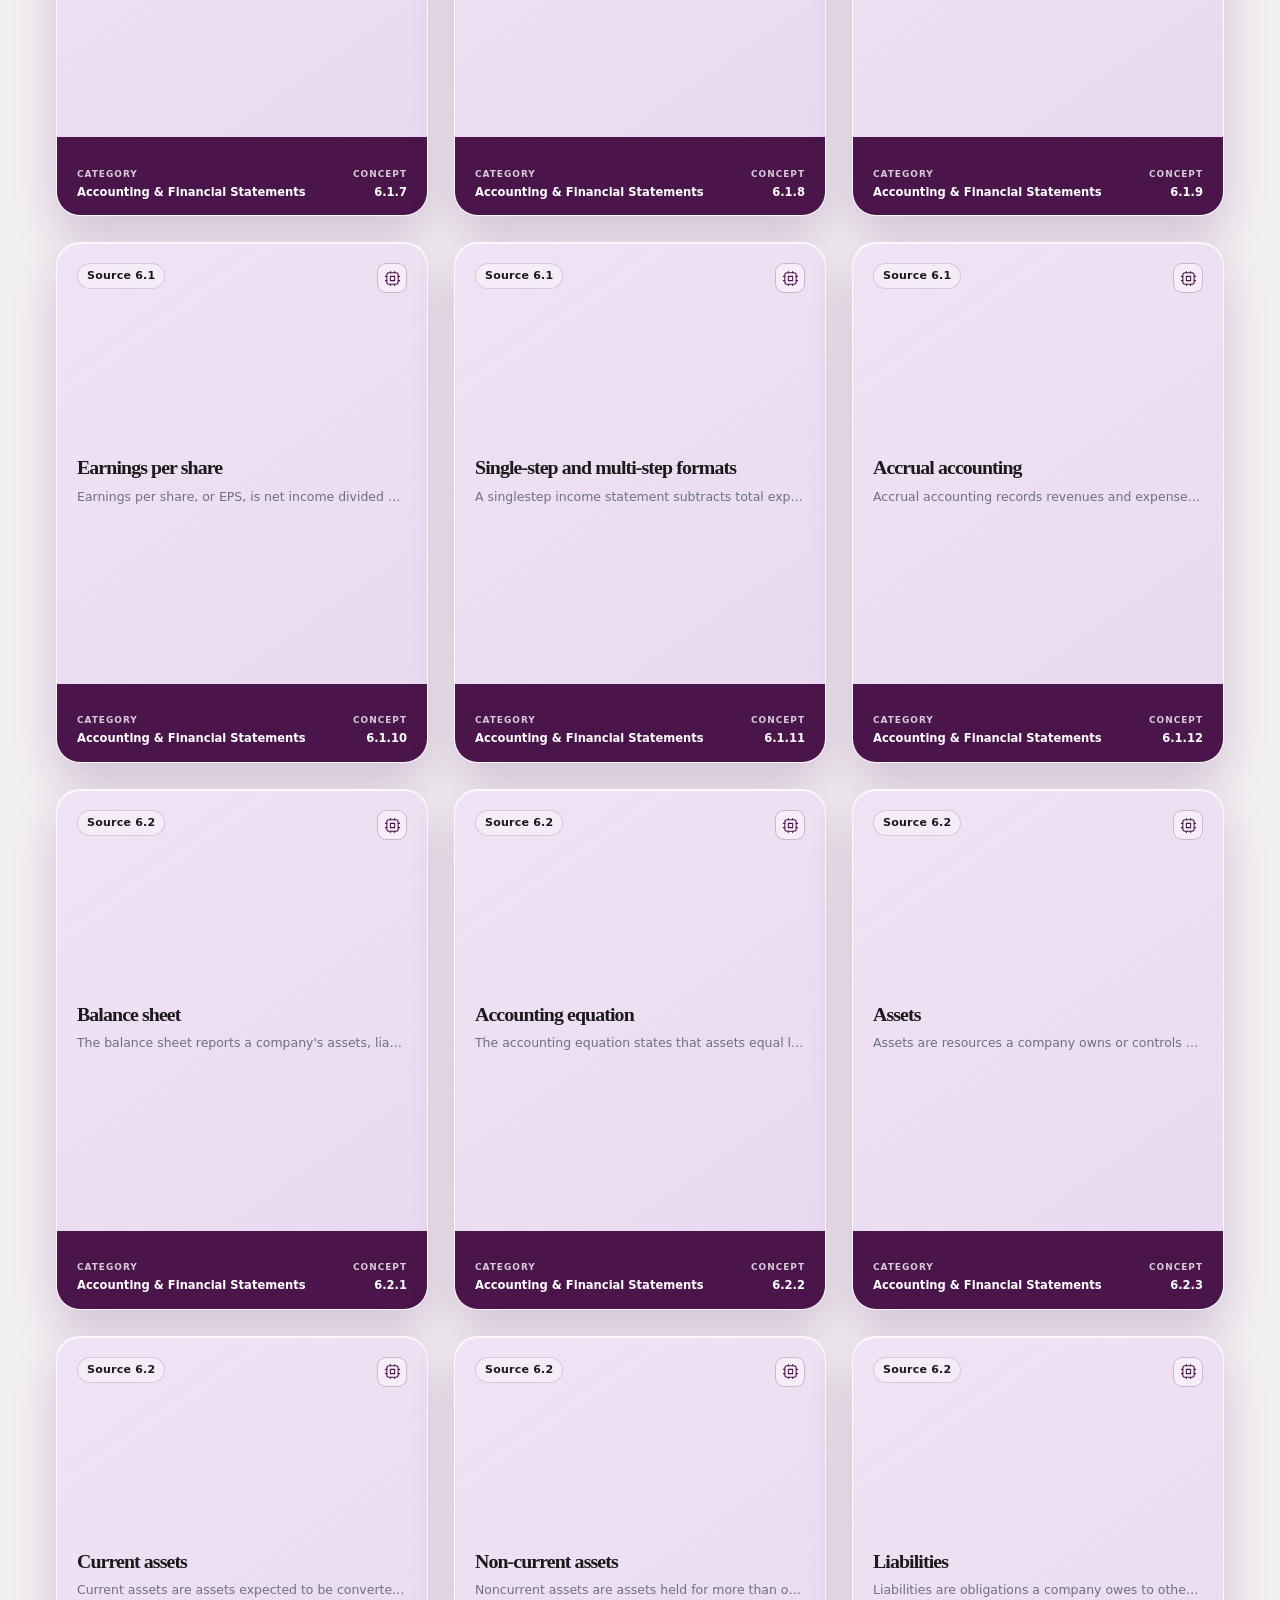
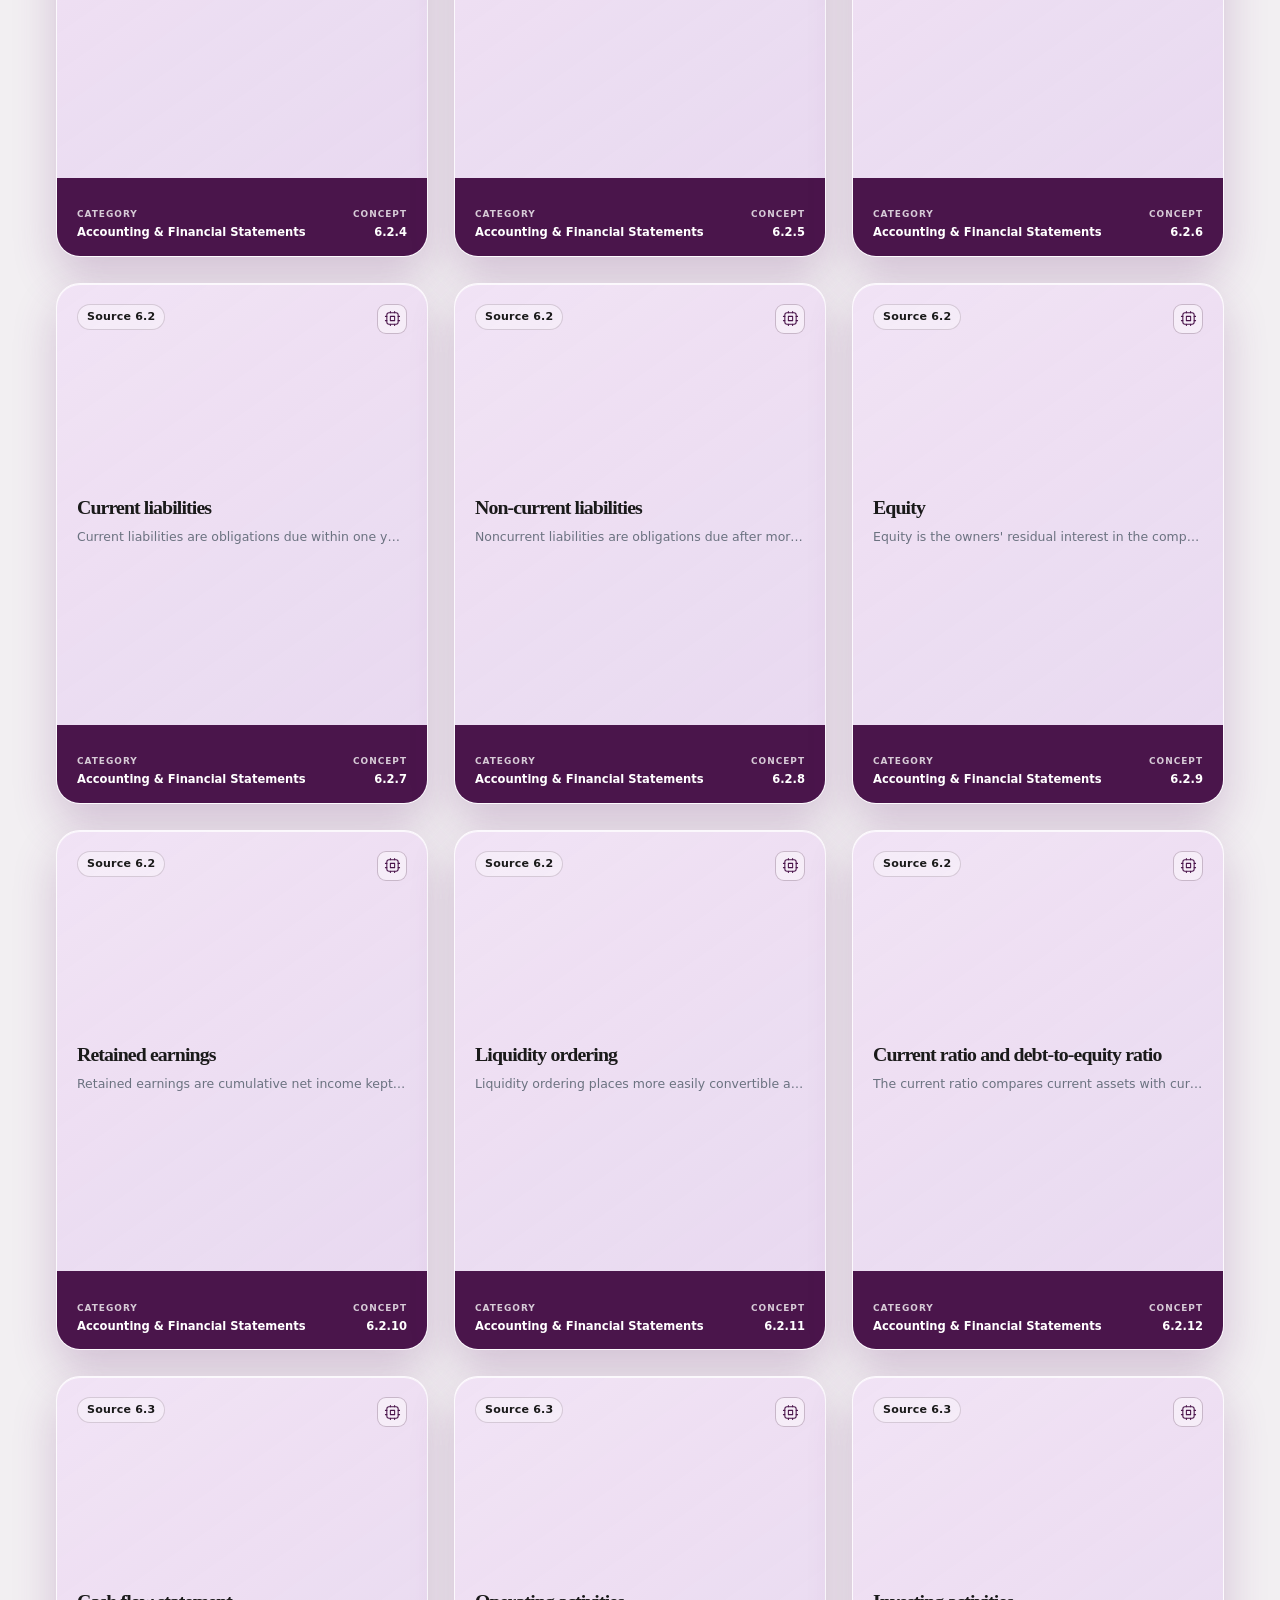
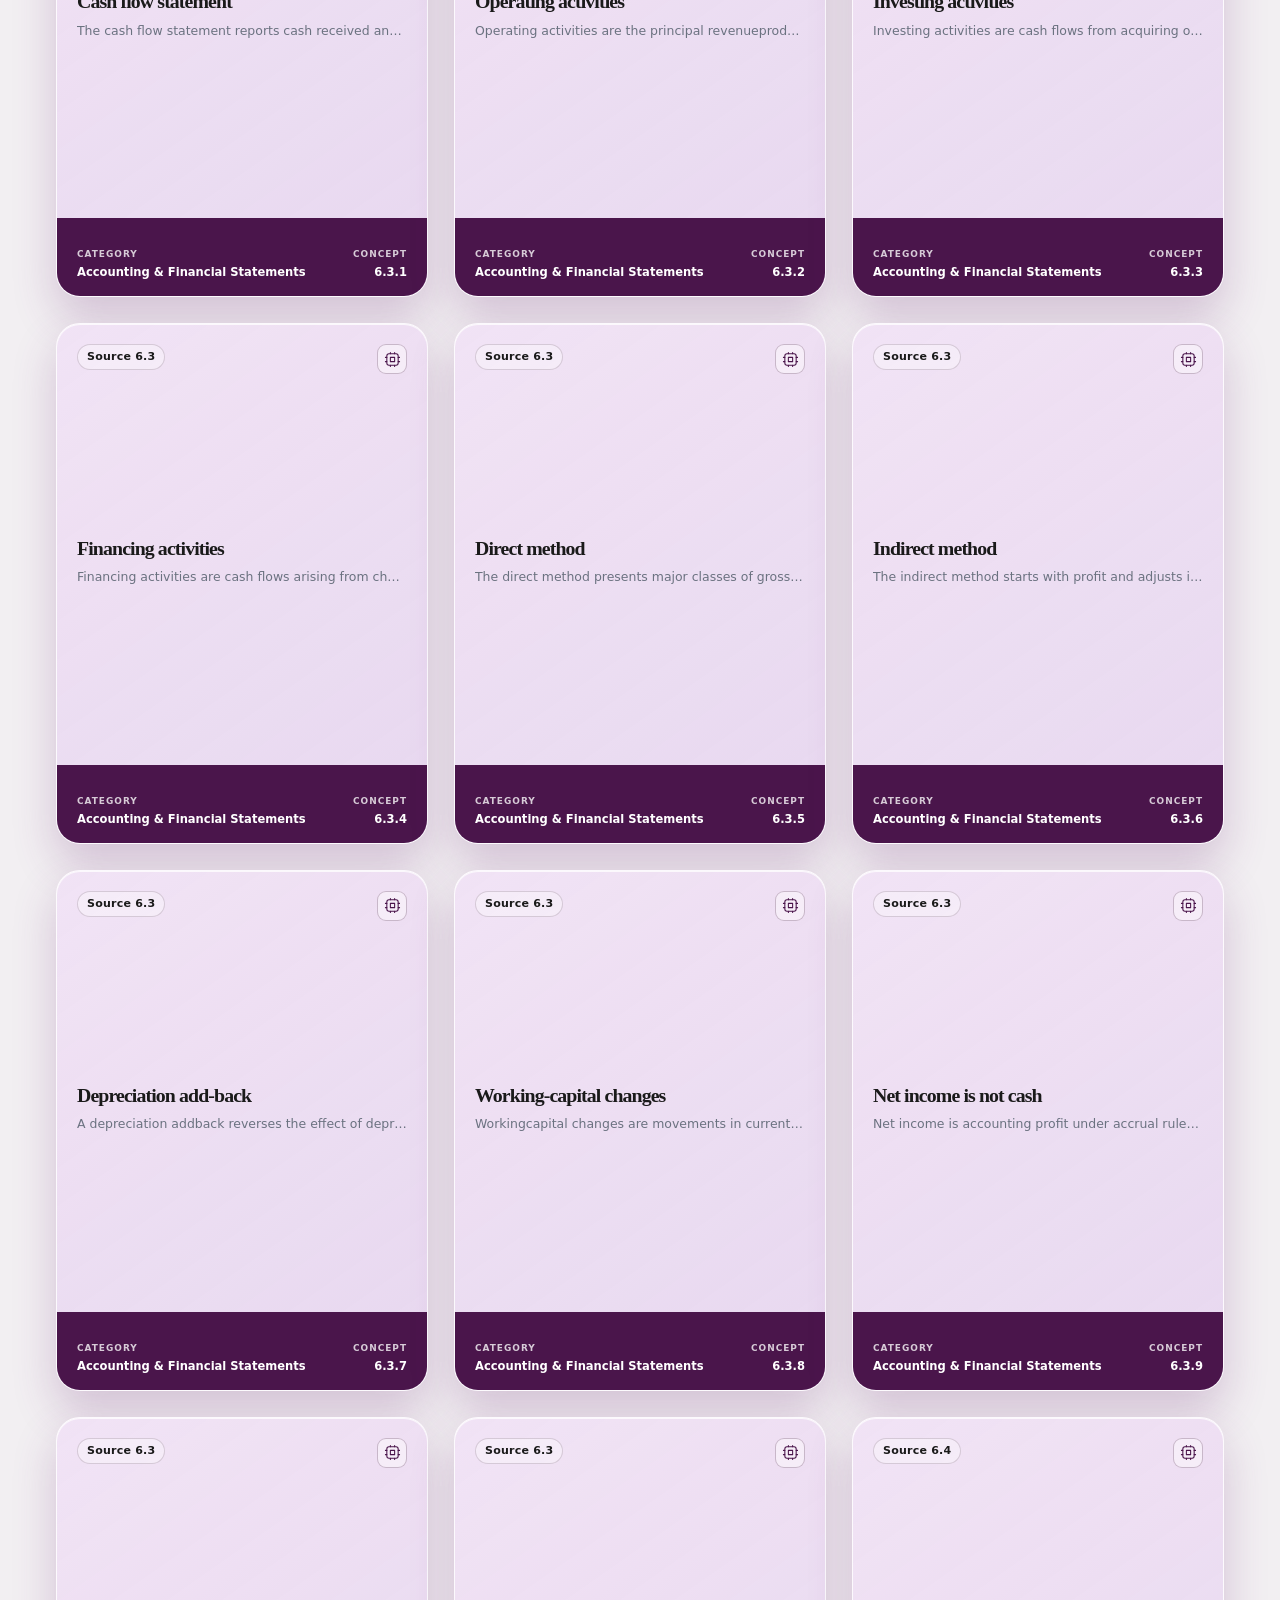
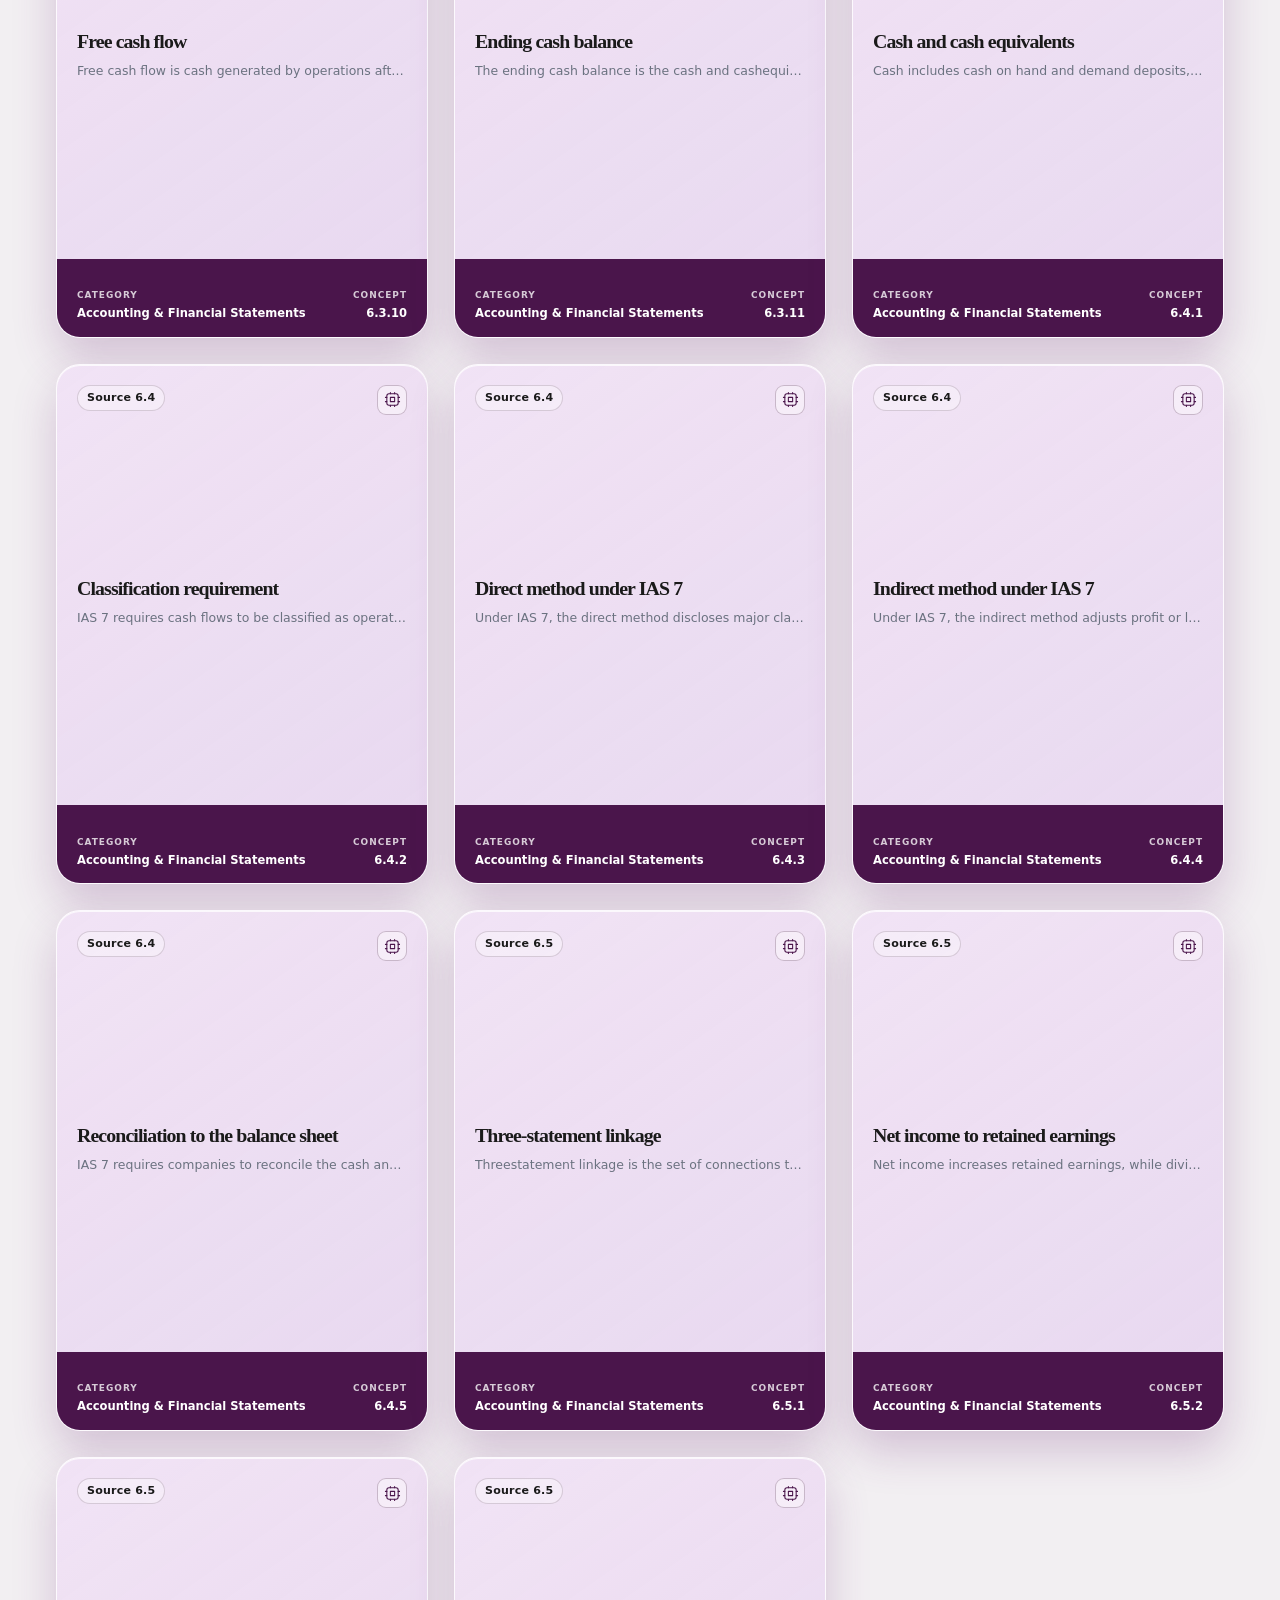
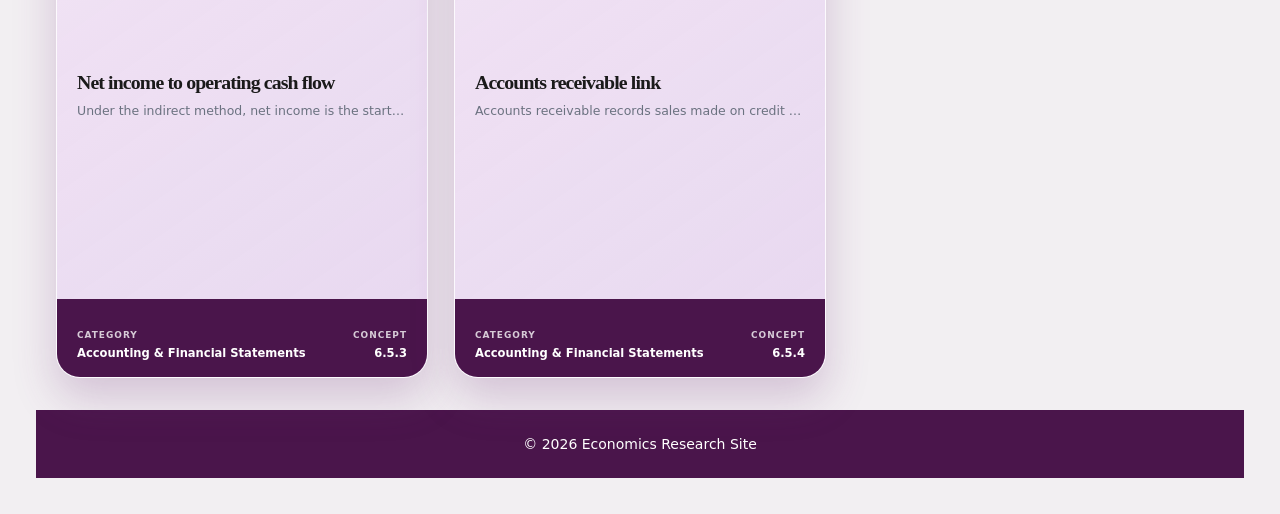
<file: docs/track_financial_statements.html>
<!DOCTYPE html>
<html lang="en" data-theme="theme-1">
<head>
  <meta charset="utf-8">
  <link rel="icon" href="favicon.svg" type="image/svg+xml">
  <meta name="viewport" content="width=device-width, initial-scale=1">
  <meta name="description" content="Concepts about accounting and financial statements">
  <title>Financial Statements – Economics Research</title>
  <script src="js/theme.js"></script>
  <link rel="stylesheet" href="css/variables.css">
  <link rel="stylesheet" href="css/layout.css">
  <link rel="stylesheet" href="css/cards.css">
  <link rel="stylesheet" href="css/glass-cards.css">
</head>
<body>
  <header>
    <h1>Accounting &amp; Financial Statements (Category 6)</h1>
    <nav id="main-nav">
      <a href="index.html">Home</a>
      <a href="a_z_index.html">A–Z Index</a>
      <a href="track_economics.html">Economics</a>
      <a href="track_financing.html">Financing</a>
      <a href="track_global.html">Global Economy</a>
      <a href="track_country_context.html">Country Context</a>
      <a href="track_financial_statements.html">Financial Statements</a>
      <a href="sources.html">Sources</a>
    </nav>
  </header>
  <main>
    <section class="grid glass-card-grid" id="concept-grid" aria-live="polite">
      <p class="loading-state">Loading concepts…</p>
    </section>
    <script type="module">
      import { buildConceptCard, fetchConcepts, showCardLoadError } from './js/components/card.js';
      const grid = document.getElementById('concept-grid');
      try {
        const concepts = (await fetchConcepts()).filter(concept => concept.category === '6');
        grid.replaceChildren(...concepts.map(concept => buildConceptCard(concept)));
      } catch (error) {
        showCardLoadError(grid, error);
      }
    </script>
  </main>
  <footer><p>&copy; 2026 Economics Research Site</p></footer>
</body>
</html>
</file>
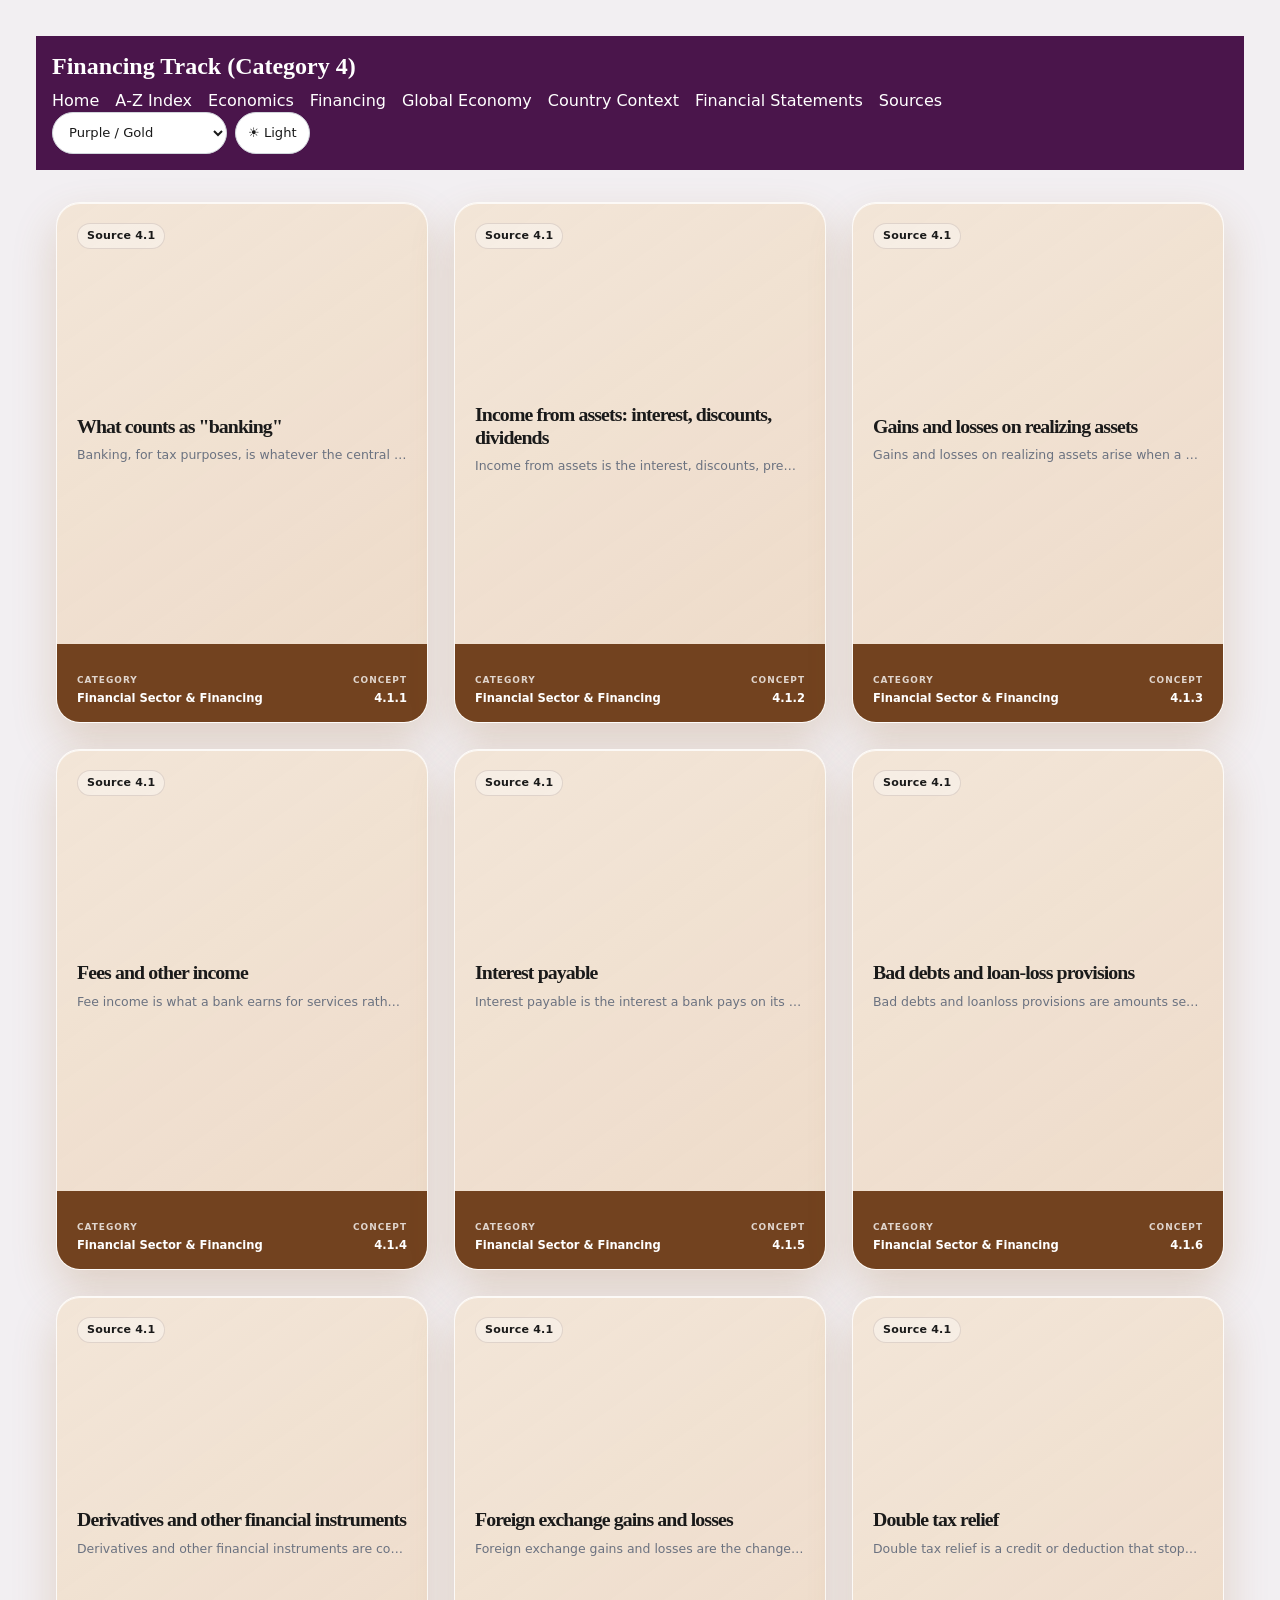
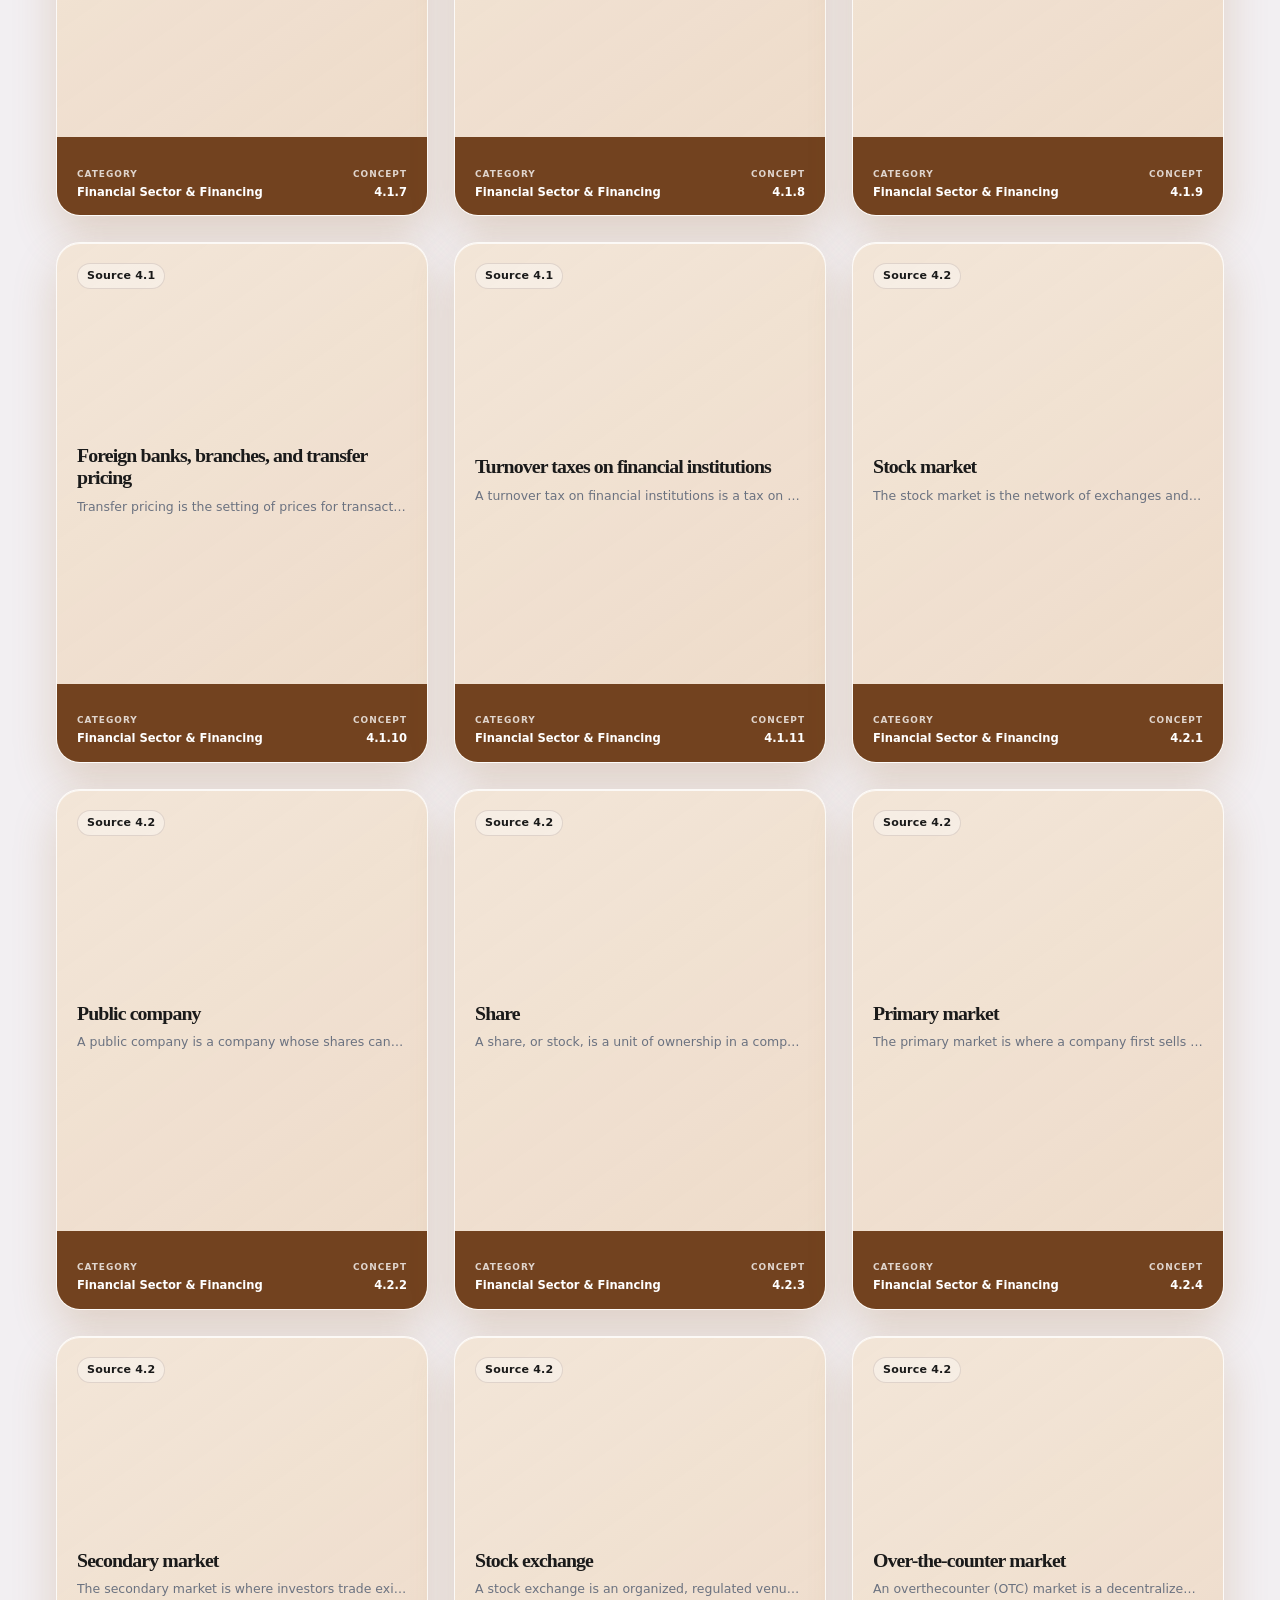
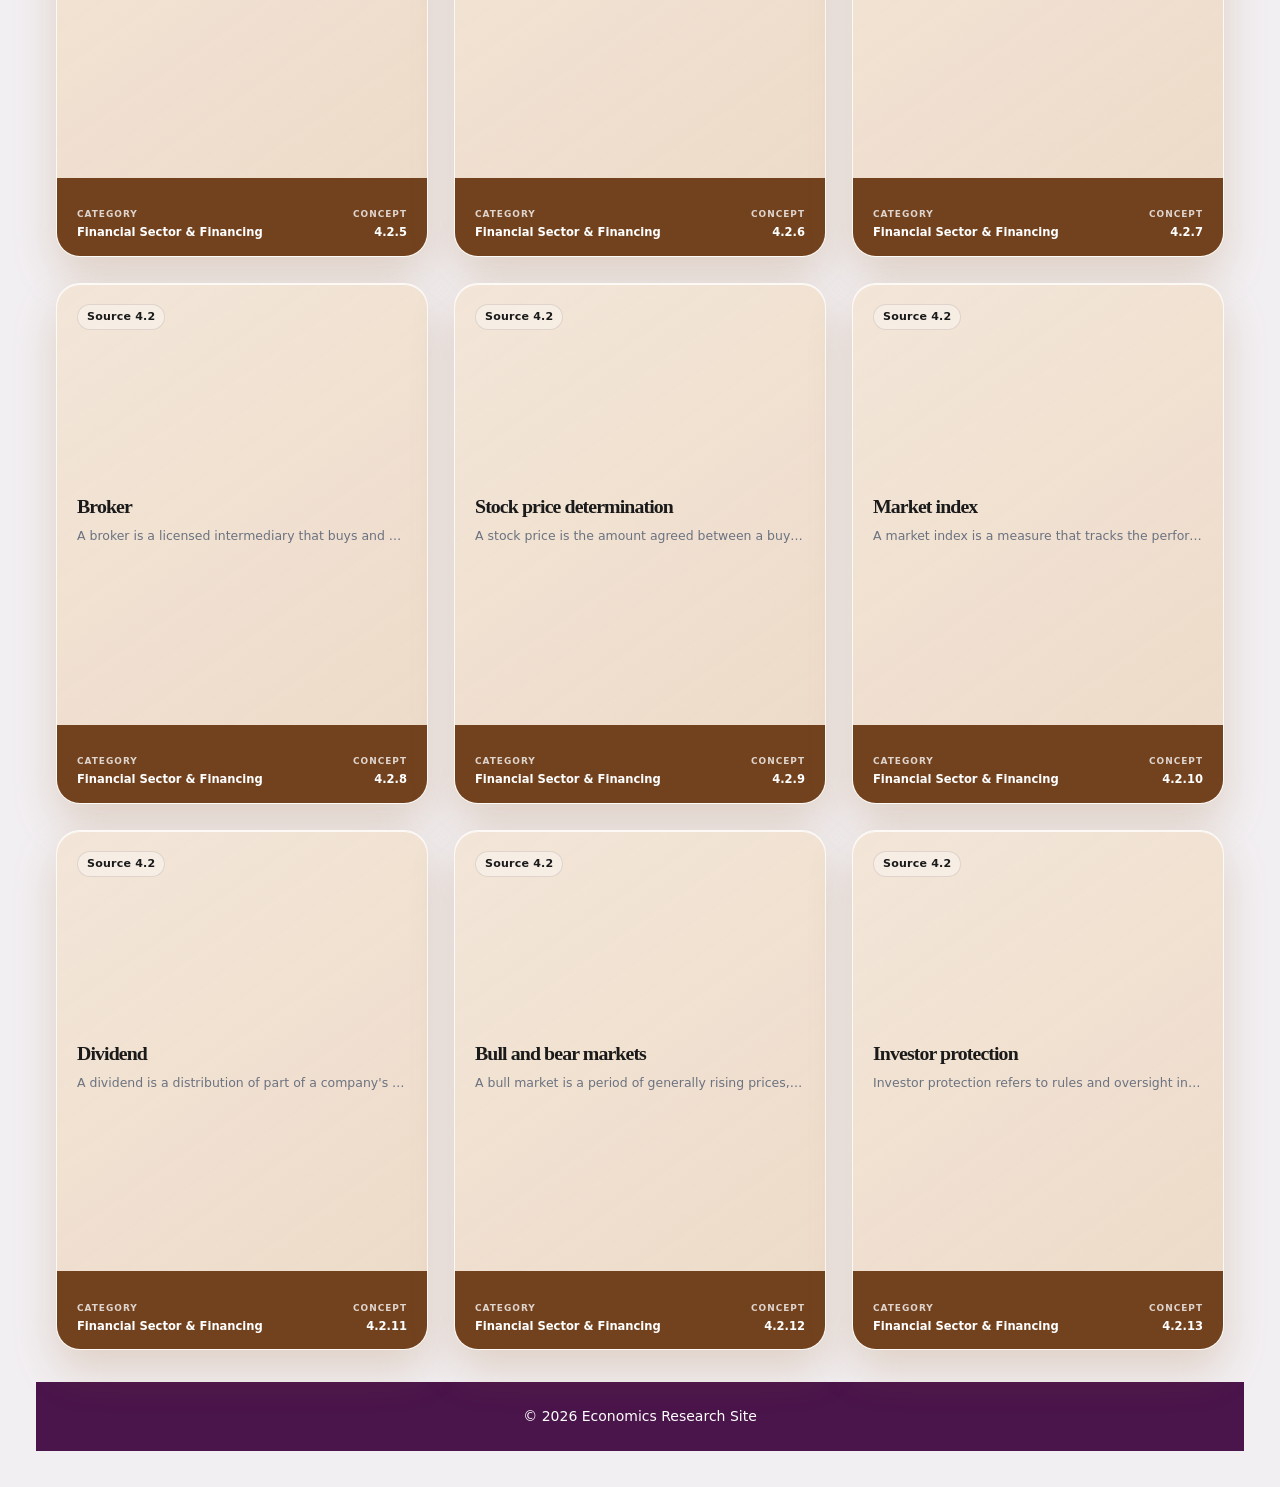
<file: docs/track_financing.html>
<!DOCTYPE html>
<html lang="en" data-theme="theme-1">
<head>
  <meta charset="utf-8">
  <link rel="icon" href="favicon.svg" type="image/svg+xml">
  <title>Financing Track – Economics Research</title>
  <meta name="description" content="Explore concepts about financing, banking, and financial markets.">
  <meta name="viewport" content="width=device-width, initial-scale=1">
  <script src="js/theme.js"></script>
  <link rel="stylesheet" href="css/variables.css">
  <link rel="stylesheet" href="css/layout.css">
  <link rel="stylesheet" href="css/cards.css">
  <link rel="stylesheet" href="css/glass-cards.css">
</head>
<body>
  <header>
    <h1>Financing Track (Category 4)</h1>
    <nav id="main-nav">
      <a href="index.html">Home</a>
      <a href="a_z_index.html">A‑Z Index</a>
      <a href="track_economics.html">Economics</a>
      <a href="track_financing.html">Financing</a>
      <a href="track_global.html">Global Economy</a>
      <a href="track_country_context.html">Country Context</a>
      <a href="track_financial_statements.html">Financial Statements</a>
      <a href="sources.html">Sources</a>
    </nav>
  </header>
  <main>
    <section class="grid glass-card-grid" id="concept-grid" aria-live="polite">
      <p class="loading-state">Loading concepts…</p>
    </section>
    <script type="module">
    import { buildConceptCard, fetchConcepts, showCardLoadError } from './js/components/card.js';

    const grid = document.getElementById('concept-grid');
    try {
      const all = await fetchConcepts();
      const concepts = all.filter(concept => concept.category === '4');
      grid.replaceChildren(...concepts.map(concept => buildConceptCard(concept)));
    } catch (error) {
      showCardLoadError(grid, error);
    }
    </script>
  </main>
  <footer>
    <p>&copy; 2026 Economics Research Site</p>
  </footer>
</body>
</html>
</file>
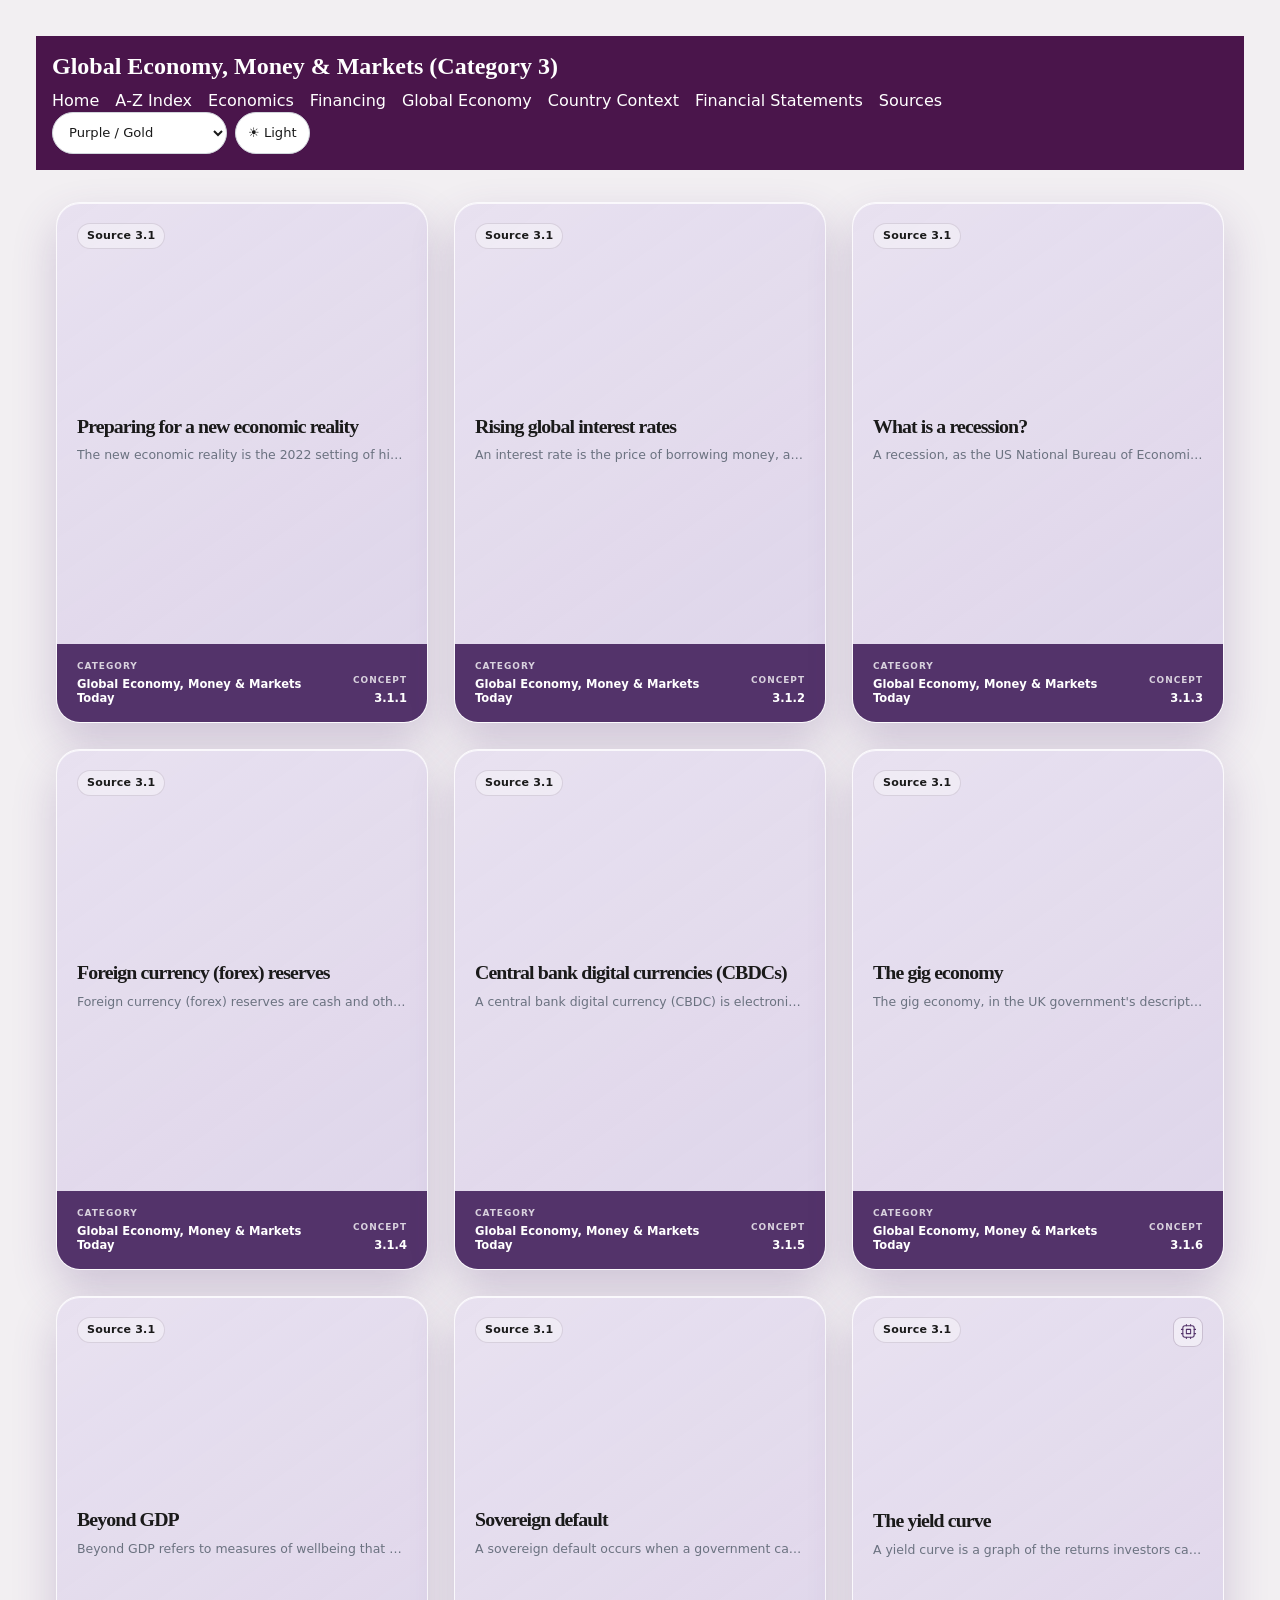
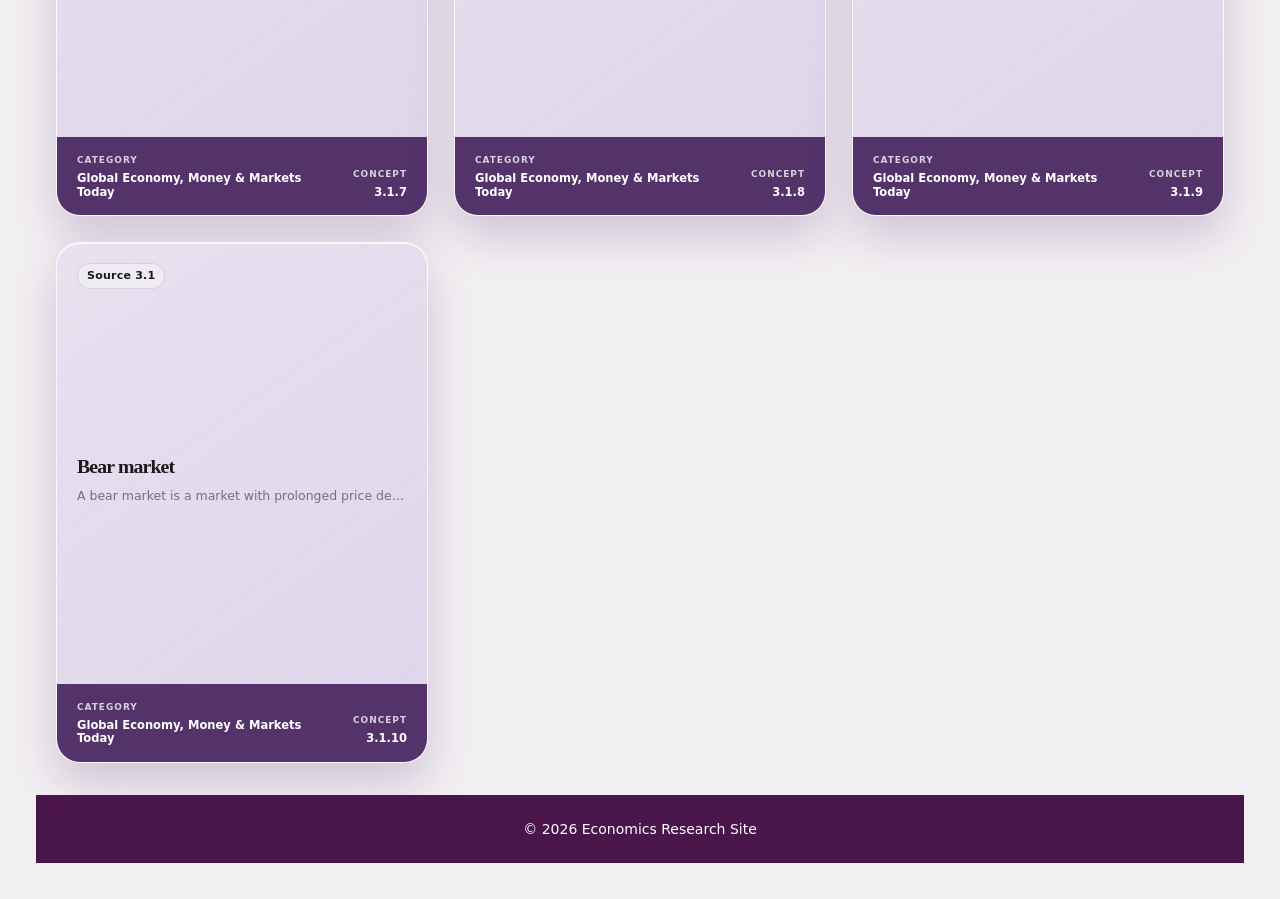
<file: docs/track_global.html>
<!DOCTYPE html>
<html lang="en" data-theme="theme-1">
<head>
  <meta charset="utf-8">
  <link rel="icon" href="favicon.svg" type="image/svg+xml">
  <title>Global Economy Track – Economics Research</title>
  <meta name="description" content="Explore concepts about the global economy and international economic change.">
  <meta name="viewport" content="width=device-width, initial-scale=1">
  <script src="js/theme.js"></script>
  <link rel="stylesheet" href="css/variables.css">
  <link rel="stylesheet" href="css/layout.css">
  <link rel="stylesheet" href="css/cards.css">
  <link rel="stylesheet" href="css/glass-cards.css">
</head>
<body>
  <header>
    <h1>Global Economy, Money & Markets (Category 3)</h1>
    <nav id="main-nav">
      <a href="index.html">Home</a>
      <a href="a_z_index.html">A‑Z Index</a>
      <a href="track_economics.html">Economics</a>
      <a href="track_financing.html">Financing</a>
      <a href="track_global.html">Global Economy</a>
      <a href="track_country_context.html">Country Context</a>
      <a href="track_financial_statements.html">Financial Statements</a>
      <a href="sources.html">Sources</a>
    </nav>
  </header>
  <main>
    <section class="grid glass-card-grid" id="concept-grid" aria-live="polite">
      <p class="loading-state">Loading concepts…</p>
    </section>
    <script type="module">
    import { buildConceptCard, fetchConcepts, showCardLoadError } from './js/components/card.js';

    const grid = document.getElementById('concept-grid');
    try {
      const all = await fetchConcepts();
      const concepts = all.filter(concept => concept.category === '3');
      grid.replaceChildren(...concepts.map(concept => buildConceptCard(concept)));
    } catch (error) {
      showCardLoadError(grid, error);
    }
    </script>
  </main>
  <footer>
    <p>&copy; 2026 Economics Research Site</p>
  </footer>
</body>
</html>
</file>
<file: docs/css/variables.css>
/* Theme keys: each selector matches the complete data-theme attribute value. */
[data-theme="theme-1"], [data-theme="purple-gold"] {
  --primary: #4A154B;
  --accent: #F5A623;
  --bg: #FFFFFF;
  --text: #1A1A1A;
}
[data-theme="theme-1 dark"], [data-theme="purple-gold dark"] {
  --primary: #2C0D30;
  --accent: #C58400;
  --bg: #1B1B1B;
  --text: #F2F2F2;
}

[data-theme="theme-2"], [data-theme="blue-lemon"] {
  --primary: #1B365D;
  --accent: #F4D03F;
  --bg: #FFFFFF;
  --text: #1A1A1A;
}
[data-theme="theme-2 dark"], [data-theme="blue-lemon dark"] {
  --primary: #113340;
  --accent: #AF9000;
  --bg: #1B1B1B;
  --text: #F2F2F2;
}

[data-theme="theme-3"] {
  --primary: #2C5E3B;
  --accent: #C85A32;
  --bg: #FDFBF7;
  --text: #1A1A1A;
}
[data-theme="theme-3 dark"] {
  --primary: #1C3B26;
  --accent: #9C3B09;
  --bg: #1B1B1B;
  --text: #F2F2F2;
}

[data-theme="theme-4"] {
  --primary: #3E4C59;
  --accent: #D99B00;
  --bg: #F7F9FA;
  --text: #1A1A1A;
}
[data-theme="theme-4 dark"] {
  --primary: #283443;
  --accent: #A67200;
  --bg: #1B1B1B;
  --text: #F2F2F2;
}

[data-theme="theme-5"] {
  --primary: #5B1E31;
  --accent: #D96B75;
  --bg: #F4F4F6;
  --text: #1A1A1A;
}
[data-theme="theme-5 dark"] {
  --primary: #3A0F1D;
  --accent: #A43A43;
  --bg: #1B1B1B;
  --text: #F2F2F2;
}

/* ---- Shared tokens used by widgets (same value in every palette) ---- */
:root {
  --muted: #6B7280;
  --border: #D1D5DB;
  --success: #146C43;
  --danger: #B42318;
  --color-clear: transparent;
  --nav-text: #FFFFFF;
  --card-glass-edge: rgba(255, 255, 255, 0.84);
  --card-inner-edge: rgba(255, 255, 255, 0.78);
  --card-band-text: #FFFFFF;
  --card-band-label: rgba(255, 255, 255, 0.78);
}
:root[data-theme="theme-1 dark"],
:root[data-theme="theme-2 dark"],
:root[data-theme="theme-3 dark"],
:root[data-theme="theme-4 dark"],
:root[data-theme="theme-5 dark"],
:root[data-theme="purple-gold dark"],
:root[data-theme="blue-lemon dark"] {
  --muted: #9CA3AF;
  --border: #4B5563;
  --success: #72D9A0;
  --danger: #FF8A80;
  --card-glass-edge: rgba(255, 255, 255, 0.28);
  --card-inner-edge: rgba(255, 255, 255, 0.2);
  --card-band-text: #FFFFFF;
  --card-band-label: rgba(255, 255, 255, 0.78);
}

/* Category card gradients, glows, and bands: theme 1, light and dark. */
[data-theme="theme-1"], [data-theme="purple-gold"] {
  --category-1-start: #F1E3F5;
  --category-1-end: #E5D5EE;
  --category-1-glow: rgba(111, 52, 121, 0.24);
  --category-1-band: #4A154B;
  --category-2-start: #FAEBC7;
  --category-2-end: #F4DDA8;
  --category-2-glow: rgba(183, 125, 22, 0.24);
  --category-2-band: #795000;
  --category-3-start: #E8E1F0;
  --category-3-end: #DBD1E8;
  --category-3-glow: rgba(96, 63, 130, 0.24);
  --category-3-band: #53336A;
  --category-4-start: #F3E6D8;
  --category-4-end: #EBD7C4;
  --category-4-glow: rgba(156, 99, 43, 0.22);
  --category-4-band: #72421F;
}
[data-theme="theme-1 dark"], [data-theme="purple-gold dark"] {
  --category-1-start: #3B2A42;
  --category-1-end: #4B3454;
  --category-1-glow: rgba(194, 112, 213, 0.38);
  --category-1-band: #6A3472;
  --category-2-start: #42351F;
  --category-2-end: #574621;
  --category-2-glow: rgba(230, 181, 83, 0.38);
  --category-2-band: #8B6315;
  --category-3-start: #372C46;
  --category-3-end: #4A385C;
  --category-3-glow: rgba(180, 133, 221, 0.36);
  --category-3-band: #695082;
  --category-4-start: #433127;
  --category-4-end: #573D2E;
  --category-4-glow: rgba(216, 152, 89, 0.36);
  --category-4-band: #805032;
}

/* Theme 2: blue and lemon. */
[data-theme="theme-2"], [data-theme="blue-lemon"] {
  --category-1-start: #DCEBFA;
  --category-1-end: #CDE0F5;
  --category-1-glow: rgba(58, 113, 176, 0.24);
  --category-1-band: #1B365D;
  --category-2-start: #FFF3BF;
  --category-2-end: #F7E69D;
  --category-2-glow: rgba(191, 157, 38, 0.25);
  --category-2-band: #765C00;
  --category-3-start: #E5EAF7;
  --category-3-end: #D5DDF0;
  --category-3-glow: rgba(69, 91, 151, 0.24);
  --category-3-band: #334A78;
  --category-4-start: #D9F0EF;
  --category-4-end: #C7E6E5;
  --category-4-glow: rgba(42, 126, 132, 0.23);
  --category-4-band: #265B67;
}
[data-theme="theme-2 dark"], [data-theme="blue-lemon dark"] {
  --category-1-start: #1A2A3C;
  --category-1-end: #223C55;
  --category-1-glow: rgba(84, 151, 223, 0.38);
  --category-1-band: #285486;
  --category-2-start: #3C351D;
  --category-2-end: #514821;
  --category-2-glow: rgba(235, 202, 91, 0.38);
  --category-2-band: #806A1A;
  --category-3-start: #212A41;
  --category-3-end: #303C58;
  --category-3-glow: rgba(113, 143, 224, 0.36);
  --category-3-band: #405B91;
  --category-4-start: #1B3439;
  --category-4-end: #28464C;
  --category-4-glow: rgba(83, 188, 193, 0.36);
  --category-4-band: #2C747B;
}

/* Theme 3: forest green, cream, and terracotta. */
[data-theme="theme-3"] {
  --category-1-start: #E1EFE4;
  --category-1-end: #CEE4D3;
  --category-1-glow: rgba(55, 115, 72, 0.23);
  --category-1-band: #2C5E3B;
  --category-2-start: #F5E0D6;
  --category-2-end: #EFCFC0;
  --category-2-glow: rgba(185, 91, 55, 0.23);
  --category-2-band: #8E3E22;
  --category-3-start: #E7EEE0;
  --category-3-end: #D5E4CA;
  --category-3-glow: rgba(91, 127, 61, 0.23);
  --category-3-band: #3A6337;
  --category-4-start: #F1EADA;
  --category-4-end: #E8DFC8;
  --category-4-glow: rgba(156, 124, 57, 0.22);
  --category-4-band: #6B5728;
}
[data-theme="theme-3 dark"] {
  --category-1-start: #20372A;
  --category-1-end: #2D4935;
  --category-1-glow: rgba(103, 188, 119, 0.38);
  --category-1-band: #376E46;
  --category-2-start: #3D2922;
  --category-2-end: #553529;
  --category-2-glow: rgba(232, 130, 88, 0.37);
  --category-2-band: #8E4B31;
  --category-3-start: #2C3826;
  --category-3-end: #3B4A30;
  --category-3-glow: rgba(153, 194, 102, 0.35);
  --category-3-band: #58753A;
  --category-4-start: #3A3425;
  --category-4-end: #4E452D;
  --category-4-glow: rgba(211, 179, 95, 0.35);
  --category-4-band: #79632E;
}

/* Theme 4: slate, warm white, and amber. */
[data-theme="theme-4"] {
  --category-1-start: #E2EBF2;
  --category-1-end: #D2E0EB;
  --category-1-glow: rgba(75, 104, 129, 0.23);
  --category-1-band: #3E4C59;
  --category-2-start: #F8E9C9;
  --category-2-end: #F0DDAF;
  --category-2-glow: rgba(187, 134, 29, 0.24);
  --category-2-band: #795500;
  --category-3-start: #E6E9ED;
  --category-3-end: #D8DEE4;
  --category-3-glow: rgba(86, 102, 119, 0.23);
  --category-3-band: #465565;
  --category-4-start: #F0E7D5;
  --category-4-end: #E7D8BB;
  --category-4-glow: rgba(171, 126, 42, 0.22);
  --category-4-band: #725622;
}
[data-theme="theme-4 dark"] {
  --category-1-start: #25313B;
  --category-1-end: #34434F;
  --category-1-glow: rgba(128, 166, 194, 0.38);
  --category-1-band: #4A657B;
  --category-2-start: #3C321E;
  --category-2-end: #514223;
  --category-2-glow: rgba(231, 188, 87, 0.38);
  --category-2-band: #80641C;
  --category-3-start: #2E343B;
  --category-3-end: #404850;
  --category-3-glow: rgba(158, 173, 188, 0.36);
  --category-3-band: #5B6874;
  --category-4-start: #393326;
  --category-4-end: #4B422E;
  --category-4-glow: rgba(218, 181, 94, 0.35);
  --category-4-band: #79632E;
}

/* Theme 5: burgundy, soft gray, and warm rose. */
[data-theme="theme-5"] {
  --category-1-start: #F2DDE2;
  --category-1-end: #EACBD4;
  --category-1-glow: rgba(146, 56, 83, 0.24);
  --category-1-band: #5B1E31;
  --category-2-start: #E9E8EC;
  --category-2-end: #DCDCE2;
  --category-2-glow: rgba(102, 92, 109, 0.23);
  --category-2-band: #514854;
  --category-3-start: #F0E0E5;
  --category-3-end: #E7D1D9;
  --category-3-glow: rgba(158, 75, 104, 0.23);
  --category-3-band: #712D49;
  --category-4-start: #EFE4E0;
  --category-4-end: #E6D6D1;
  --category-4-glow: rgba(132, 83, 71, 0.22);
  --category-4-band: #67443B;
}
[data-theme="theme-5 dark"] {
  --category-1-start: #39242C;
  --category-1-end: #4E2D39;
  --category-1-glow: rgba(219, 104, 140, 0.38);
  --category-1-band: #77364D;
  --category-2-start: #302E35;
  --category-2-end: #413D47;
  --category-2-glow: rgba(166, 154, 177, 0.35);
  --category-2-band: #62576C;
  --category-3-start: #3E2732;
  --category-3-end: #533141;
  --category-3-glow: rgba(231, 126, 160, 0.37);
  --category-3-band: #823E59;
  --category-4-start: #392C2B;
  --category-4-end: #4D3835;
  --category-4-glow: rgba(207, 147, 128, 0.35);
  --category-4-band: #765146;
}

/* ---- Element defaults ---- */
body {
  background-color: var(--bg);
  color: var(--text);
  font-family: "Inter", system-ui, -apple-system, sans-serif;
  font-size: 16px;
  line-height: 1.45;
}
</file>
<file: docs/css/layout.css>
/* ---- Typography scale ---- */
h1, h2, h3 {
  font-family: "Merriweather", serif;
  font-weight: 700;
  line-height: 1.2;
}
h1 { font-size: 3rem; }      /* 48px */
h2 { font-size: 2.25rem; }   /* 36px */
h3 { font-size: 1.75rem; }   /* 28px */
body, p, li, a, input, select, button {
  font-family: "Inter", system-ui, -apple-system, sans-serif;
  font-size: 1rem;            /* 16px */
  line-height: 1.45;
}
small { font-size: 0.875rem; } /* 14px */

/* ---- Reset & base ---- */
* {
  box-sizing: border-box;
  margin: 0;
  padding: 0;
}
body {
  background-color: var(--bg);
  color: var(--text);
  line-height: 1.45;
  padding: 1rem;
}

/* ---- Header ---- */
header {
  background-color: var(--primary);
  color: var(--bg);
  padding: 1rem;
  position: sticky;
  top: 0;
  z-index: 100;
}
header h1 {
  font-size: 1.5rem;
  color: var(--nav-text);
  margin-bottom: 0.5rem;
}
nav#main-nav {
  display: flex;
  gap: 1rem;
  flex-wrap: wrap;
  align-items: center;
}
nav#main-nav a {
  color: var(--nav-text);
  text-decoration: none;
  font-size: 1rem;
}
nav#main-nav a:hover {
  text-decoration: underline;
}

/* ---- Main ---- */
main {
  max-width: 1200px;
  margin: 2rem auto;
  padding: 0 1rem;
}

/* ---- Hero ---- */
section.hero {
  text-align: center;
  padding: 4rem 1rem;
  background-color: var(--bg);
  margin-bottom: 3rem;
}
section.hero h1 {
  font-size: 3rem;
  color: var(--primary);
  margin-bottom: 1rem;
}
section.hero p {
  font-size: 1.25rem;
  color: var(--text);
  margin-bottom: 2rem;
}

/* ---- Grid ---- */
.grid {
  display: grid;
  grid-template-columns: repeat(auto-fit, minmax(250px, 1fr));
  gap: 1.5rem;
}

/* ---- Cards ---- */
.card {
  background-color: var(--bg);
  border: 1px solid var(--primary);
  border-radius: 4px;
  padding: 1.5rem;
  box-shadow: 0 2px 4px color-mix(in srgb, var(--text) 8%, var(--color-clear));
}
.card h3 {
  color: var(--primary);
  margin-bottom: 0.5rem;
}

/* ---- Footer ---- */
footer {
  background-color: var(--primary);
  color: var(--bg);
  text-align: center;
  padding: 1.5rem;
  margin-top: 2rem;
}
footer p {
  font-size: 0.875rem;
}

/* ---- Breadcrumbs ---- */
.breadcrumbs {
  display: flex;
  gap: 0.25rem;
  font-size: 0.875rem;
  color: var(--text);
  margin-bottom: 1rem;
}
.breadcrumbs a {
  color: var(--accent);
  text-decoration: none;
}
.breadcrumbs a:hover {
  text-decoration: underline;
}
.breadcrumbs span {
  color: var(--text);
}

/* ---- Source table ---- */
.source-table {
  width: 100%;
  border-collapse: collapse;
}
.source-table th,
.source-table td {
  padding: 0.5rem;
  text-align: left;
  border-bottom: 1px solid var(--primary);
}
.source-load-error {
  color: var(--accent);
  font-weight: 600;
}

/* ---- Search ---- */
#search {
  width: 100%;
  padding: 0.5rem;
  font-size: 1rem;
  border: 1px solid var(--primary);
  border-radius: 4px;
  background-color: var(--bg);
  color: var(--text);
}

/* ---- Widget container ---- */
#widget-container {
  margin-top: 2rem;
  border-top: 1px solid var(--primary);
  padding-top: 1rem;
}

/* ---- Responsive ---- */
@media (max-width: 768px) {
  h1 { font-size: 2rem; }
  h2 { font-size: 1.75rem; }
  section.hero h1 { font-size: 2rem; }
  .grid {
    grid-template-columns: 1fr;
  }
}
</file>
<file: docs/css/components.css>
/* ---- Track card (used on track pages and the home overview) ----
   Minimal card: title, one-line summary, optional interactive badge, CTA.
   Uses only the four theme tokens, so any palette swap recolours it.
*/

.track-card {
  display: flex;
  flex-direction: column;
  gap: 0.5rem;
  background: var(--bg);
  border: 1px solid var(--primary);
  border-radius: 4px;
  padding: 1rem;
  transition: transform 0.2s, box-shadow 0.2s;
}
.track-card:hover {
  transform: translateY(-4px);
  box-shadow: 0 8px 12px color-mix(in srgb, var(--text) 12%, var(--color-clear));
}
.track-card .track-title {
  font-family: "Merriweight", serif;
  font-size: 1.25rem;
  margin: 0;
  color: var(--primary);
}
.track-card .track-summary {
  font-family: "Inter", system-ui, sans-serif;
  font-size: 1rem;
  color: var(--text);
}
.badge.interactive {
  align-self: flex-start;
  background: var(--accent);
  color: var(--bg);
  padding: 0.2rem 0.6rem;
  border-radius: 12px;
  font-size: 0.75rem;
  font-weight: 600;
}
.cta {
  margin-top: auto;
  font-weight: 500;
  color: var(--primary);
  text-decoration: none;
}
.cta:hover {
  color: var(--accent);
  text-decoration: underline;
}

/* ---- Home page track overview cards ---- */
.track-overview {
  display: flex;
  justify-content: space-between;
  gap: 1rem;
  margin-bottom: 2rem;
}
.track-overview-card {
  flex: 1;
  background: var(--bg);
  border: 1px solid var(--primary);
  border-radius: 4px;
  padding: 1.5rem;
  display: flex;
  flex-direction: column;
  gap: 0.5rem;
  transition: transform 0.2s, box-shadow 0.2s;
}
.track-overview-card:hover {
  transform: translateY(-4px);
  box-shadow: 0 8px 12px color-mix(in srgb, var(--text) 12%, var(--color-clear));
}
.track-overview-card h3 {
  font-family: "Merriweight", serif;
  font-size: 1.5rem;
  margin: 0;
  color: var(--primary);
}
.track-overview-card p {
  font-family: "Inter", system-ui, sans-serif;
  font-size: 1rem;
  color: var(--text);
}

/* ---- Concept highlight (summary call-out on detail pages) ---- */
.concept-highlight {
  background-color: color-mix(in srgb, var(--primary) 8%, var(--bg));
  border-left: 3px solid var(--primary);
  padding: 0.5rem 1rem;
  margin: 1rem 0;
}

/* ---- Related concepts (inline chips) ---- */
.related-concepts {
  display: flex;
  flex-wrap: wrap;
  gap: 0.5rem;
  margin-top: 1rem;
}
.related-concept {
  background-color: color-mix(in srgb, var(--primary) 10%, var(--bg));
  color: var(--primary);
  padding: 0.3rem 0.8rem;
  border-radius: 20px;
  font-size: 0.85rem;
  text-decoration: none;
}
.related-concept:hover {
  background-color: var(--primary);
  color: var(--bg);
}

/* ---- Source table ---- */
.source-table th,
.source-table td {
  border-bottom: 1px solid var(--primary);
}

.source-reading-detail {
  padding: 1rem 0;
  border-top: 1px solid var(--border);
}
.source-reading-detail > summary {
  color: var(--primary);
  cursor: pointer;
  font-weight: 700;
}
.source-reading-detail section {
  margin-top: 1rem;
}
.source-reading-detail h3 {
  margin-bottom: 0.5rem;
  color: var(--text);
  font-size: 1.1rem;
}
.source-reading-detail ul {
  padding-left: 1.4rem;
}
.source-reading-detail li {
  margin: 0.35rem 0;
  overflow-wrap: anywhere;
}
.source-reading-detail a {
  color: var(--primary);
}
.source-publishing-note {
  margin-top: 1rem;
  padding: 0.75rem 1rem;
  border-left: 3px solid var(--accent);
  background: color-mix(in srgb, var(--accent) 12%, var(--bg));
}

/* ---- Search input ---- */
#search {
  border: 1px solid var(--primary);
  background-color: var(--bg);
  color: var(--text);
}

/* ---- Widget container ---- */
#widget-container {
  border-top: 1px solid var(--primary);
}

/* ---- Breadcrumbs ---- */
.breadcrumbs a {
  color: var(--accent);
}
.breadcrumbs a:hover {
  text-decoration: underline;
}

/* ---- Hero CTA button ---- */
.hero .cta {
  display: inline-block;
  background-color: var(--primary);
  color: var(--bg);
  padding: 0.75rem 1.5rem;
  border-radius: 4px;
  text-decoration: none;
  font-weight: 500;
  transition: background-color 0.3s;
}
.hero .cta:hover {
  background-color: var(--accent);
}

/* ---- Concept detail page ---- */
.concept-detail h2,
#concept-title {
  font-family: "Merriweight", serif;
  color: var(--primary);
}
.concept-detail p,
#concept-content p {
  color: var(--text);
}

/* ---- Loading state ---- */
#concept-content p {
  color: var(--text);
}

/* ---- Responsive: single column on small screens ---- */
@media (max-width: 768px) {
  .grid {
    grid-template-columns: 1fr;
  }
  .track-overview {
    flex-direction: column;
  }
  .track-overview-card {
    margin: 0.5rem 0;
  }
}
</file>
<file: docs/css/glass-cards.css>
* {
  box-sizing: border-box;
}

body {
  min-width: 320px;
  margin: 0;
  padding: clamp(12px, 3vw, 36px);
  background: color-mix(in srgb, var(--primary) 7%, var(--bg));
  color: var(--text);
}

.test-shell {
  width: min(100%, 1440px);
  margin: 0 auto;
  overflow: hidden;
  border: 1px solid var(--border);
  border-radius: 28px;
  background: var(--bg);
  box-shadow: 0 24px 70px color-mix(in srgb, var(--primary) 10%, var(--color-clear));
}

.site-header {
  min-height: 78px;
  padding: 16px clamp(20px, 4vw, 56px);
  display: flex;
  align-items: center;
  justify-content: space-between;
  gap: 20px;
  border-bottom: 1px solid var(--border);
}

.brand-mark {
  display: grid;
  place-items: center;
  flex: 0 0 38px;
  width: 38px;
  height: 38px;
  border-radius: 12px;
  background: var(--primary);
  color: var(--bg);
  font-size: 0.82rem;
  font-weight: 800;
  letter-spacing: -0.06em;
  text-decoration: none;
}

.header-label {
  margin: 0 auto 0 0;
  font-size: 0.86rem;
  font-weight: 650;
  letter-spacing: 0.01em;
}

.site-header nav a {
  color: var(--text);
  font-size: 0.85rem;
  text-decoration-color: var(--accent);
  text-underline-offset: 4px;
}

.theme-controls {
  flex: 0 0 auto;
}

.theme-controls select,
.theme-controls button {
  min-height: 42px;
  padding: 0.55rem 0.75rem !important;
  border: 1px solid var(--border) !important;
  border-radius: 999px !important;
  background: var(--bg) !important;
  color: var(--text) !important;
  font: inherit;
  font-size: 0.82rem;
}

.theme-controls select {
  max-width: 175px;
}

.theme-controls button {
  cursor: pointer;
}

.hero-showcase {
  position: relative;
  min-height: 590px;
  padding: 58px 32px 0;
  text-align: center;
}

.eyebrow {
  margin: 0;
  color: var(--primary);
  font-size: 0.74rem;
  font-weight: 750;
  letter-spacing: 0.16em;
  text-transform: uppercase;
}

.hero-showcase h1 {
  position: relative;
  z-index: 0;
  margin: 16px 0 10px;
  font-size: clamp(3.4rem, 8.5vw, 7.6rem);
  font-weight: 760;
  letter-spacing: -0.075em;
  line-height: 0.96;
}

.hero-intro {
  position: relative;
  z-index: 0;
  margin: 16px auto 0;
  color: var(--muted);
  font-size: clamp(0.95rem, 1.4vw, 1.08rem);
}

.featured-fan {
  position: absolute;
  z-index: 1;
  top: 190px;
  left: 50%;
  display: flex;
  align-items: flex-start;
  width: max-content;
  max-width: calc(100% - 32px);
  transform: translateX(-50%);
  padding: 16px 28px 36px;
}

.glass-card {
  --card-gradient-start: var(--category-1-start);
  --card-gradient-end: var(--category-1-end);
  --card-glow: var(--category-1-glow);
  --card-band: var(--category-1-band);
  position: relative;
  display: flex;
  flex-direction: column;
  flex: 0 0 220px;
  aspect-ratio: 3 / 4.2;
  overflow: hidden;
  padding: 20px;
  border: 1px solid var(--card-glass-edge);
  border-radius: 24px;
  background-color: var(--card-gradient-start);
  background-image: linear-gradient(145deg, var(--card-gradient-start), var(--card-gradient-end));
  box-shadow:
    0 20px 44px var(--card-glow),
    inset 0 1px 0 var(--card-inner-edge);
  color: var(--text);
  -webkit-backdrop-filter: blur(20px) saturate(140%);
  backdrop-filter: blur(20px) saturate(140%);
  transition: transform 360ms cubic-bezier(0.2, 0.75, 0.25, 1), box-shadow 360ms ease;
}

.glass-card[data-category="1"] {
  --card-gradient-start: var(--category-1-start);
  --card-gradient-end: var(--category-1-end);
  --card-glow: var(--category-1-glow);
  --card-band: var(--category-1-band);
}

.glass-card[data-category="2"] {
  --card-gradient-start: var(--category-2-start);
  --card-gradient-end: var(--category-2-end);
  --card-glow: var(--category-2-glow);
  --card-band: var(--category-2-band);
}

.glass-card[data-category="3"] {
  --card-gradient-start: var(--category-3-start);
  --card-gradient-end: var(--category-3-end);
  --card-glow: var(--category-3-glow);
  --card-band: var(--category-3-band);
}

.glass-card[data-category="4"] {
  --card-gradient-start: var(--category-4-start);
  --card-gradient-end: var(--category-4-end);
  --card-glow: var(--category-4-glow);
  --card-band: var(--category-4-band);
}

@supports (background: color-mix(in srgb, var(--bg), var(--color-clear))) {
  .glass-card {
    background-image: linear-gradient(
      145deg,
      color-mix(in srgb, var(--card-gradient-start) 86%, var(--color-clear)),
      color-mix(in srgb, var(--card-gradient-end) 78%, var(--color-clear))
    );
  }
}

@supports not ((backdrop-filter: blur(1px)) or (-webkit-backdrop-filter: blur(1px))) {
  .glass-card {
    background-color: var(--card-gradient-start);
    background-image: none;
  }
}

.card-head {
  display: flex;
  align-items: flex-start;
  justify-content: space-between;
  gap: 10px;
  min-height: 28px;
}

.source-tag {
  display: inline-flex;
  align-items: center;
  min-height: 25px;
  padding: 4px 9px;
  border: 1px solid color-mix(in srgb, var(--card-band) 22%, var(--card-glass-edge));
  border-radius: 999px;
  background: color-mix(in srgb, var(--bg) 35%, var(--color-clear));
  color: var(--text);
  font-size: 0.69rem;
  font-weight: 700;
  letter-spacing: 0.02em;
  white-space: nowrap;
}

.interactive-chip {
  display: grid;
  place-items: center;
  flex: 0 0 30px;
  width: 30px;
  height: 30px;
  border: 1px solid color-mix(in srgb, var(--card-band) 30%, var(--card-glass-edge));
  border-radius: 9px;
  background: color-mix(in srgb, var(--bg) 45%, var(--color-clear));
  color: var(--card-band);
}

.interactive-chip svg {
  width: 17px;
  height: 17px;
  fill: none;
  stroke: currentColor;
  stroke-linecap: round;
  stroke-linejoin: round;
  stroke-width: 1.5;
}

.card-copy {
  margin: auto 0;
  min-width: 0;
}

.card-title {
  margin: 0 0 9px;
  color: var(--text);
  font-size: clamp(1.15rem, 1.55vw, 1.42rem);
  font-weight: 670;
  letter-spacing: -0.045em;
  line-height: 1.14;
}

.card-summary {
  overflow: hidden;
  margin: 0;
  color: var(--muted);
  font-size: 0.78rem;
  line-height: 1.45;
  text-overflow: ellipsis;
  white-space: nowrap;
}

.card-band {
  display: grid;
  grid-template-columns: minmax(0, 1fr) auto;
  align-items: end;
  gap: 12px;
  min-height: 78px;
  margin: 16px -20px -20px;
  padding: 14px 20px 16px;
  background: var(--card-band);
  color: var(--card-band-text);
}

.band-pair {
  display: flex;
  min-width: 0;
  flex-direction: column;
  gap: 5px;
}

.concept-pair {
  align-items: flex-end;
  text-align: right;
}

.band-label {
  color: var(--card-band-label);
  font-size: 0.56rem;
  font-weight: 750;
  letter-spacing: 0.11em;
  text-transform: uppercase;
}

.band-value {
  max-width: 100%;
  font-size: 0.72rem;
  font-weight: 680;
  line-height: 1.2;
}

.featured-fan .glass-card {
  flex-basis: clamp(190px, 18vw, 232px);
  margin-left: -45px;
}

.featured-fan .glass-card:first-child {
  margin-left: 0;
}

.featured-fan .glass-card:nth-child(1) {
  z-index: 1;
  transform: rotate(-8deg) translateY(20px);
}

.featured-fan .glass-card:nth-child(2) {
  z-index: 2;
  transform: rotate(-3deg) translateY(0);
}

.featured-fan .glass-card:nth-child(3) {
  z-index: 3;
  transform: rotate(3deg) translateY(5px);
}

.featured-fan .glass-card:nth-child(4) {
  z-index: 4;
  transform: rotate(8deg) translateY(24px);
}

.featured-fan .glass-card:hover {
  z-index: 6;
  transform: translateY(-14px) rotate(0deg);
  box-shadow:
    0 28px 58px var(--card-glow),
    inset 0 1px 0 var(--card-inner-edge);
}

.concept-preview {
  padding: 22px clamp(22px, 5vw, 72px) 66px;
  border-top: 1px solid var(--border);
}

.section-heading {
  margin: 0 0 25px;
}

.section-heading h2 {
  margin: 8px 0 5px;
  font-size: clamp(1.8rem, 3.3vw, 2.7rem);
  letter-spacing: -0.055em;
}

.section-heading > p:last-child {
  margin: 0;
  color: var(--muted);
  font-size: 0.95rem;
}

.concept-grid {
  display: grid;
  grid-template-columns: repeat(3, minmax(0, 1fr));
  gap: 28px;
  align-items: start;
}

.grid-card {
  width: 100%;
  min-width: 0;
  transform: rotate(0deg);
}

.grid-card:hover {
  z-index: 1;
  transform: translateY(-8px) rotate(1deg);
  box-shadow:
    0 26px 52px var(--card-glow),
    inset 0 1px 0 var(--card-inner-edge);
}

.loading-state {
  margin: 0;
  color: var(--muted);
}

.error-state {
  grid-column: 1 / -1;
  padding: 16px 18px;
  border: 1px solid var(--accent);
  border-left-width: 4px;
  border-radius: 12px;
  background: color-mix(in srgb, var(--accent) 13%, var(--bg));
  color: var(--text);
  text-align: left;
}

.site-footer {
  display: flex;
  justify-content: space-between;
  gap: 16px;
  padding: 22px clamp(22px, 5vw, 72px);
  border-top: 1px solid var(--border);
  color: var(--muted);
  font-size: 0.78rem;
}

@media (max-width: 980px) {
  .featured-fan .glass-card {
    flex-basis: 205px;
    margin-left: -42px;
  }

  .concept-grid {
    grid-template-columns: repeat(2, minmax(0, 1fr));
    gap: 22px;
  }
}

@media (max-width: 700px) {
  body {
    padding: 10px;
  }

  .test-shell {
    border-radius: 22px;
  }

  .site-header {
    flex-wrap: wrap;
    gap: 12px;
    padding: 14px 18px;
  }

  .header-label {
    flex: 1 1 calc(100% - 60px);
  }

  .site-header nav {
    order: 2;
  }

  .theme-controls {
    order: 3;
    margin-left: auto;
  }

  .theme-controls select {
    max-width: 145px;
  }

  .hero-showcase {
    min-height: 0;
    padding: 44px 0 20px;
  }

  .hero-showcase h1 {
    padding: 0 18px;
    font-size: clamp(3rem, 13vw, 5rem);
  }

  .hero-intro {
    max-width: 34rem;
    padding: 0 20px;
  }

  .featured-fan {
    position: relative;
    top: auto;
    left: auto;
    width: calc(100% + 4px);
    max-width: none;
    margin: 18px -2px 0;
    padding: 12px 20px 34px;
    overflow-x: auto;
    overscroll-behavior-inline: contain;
    scroll-snap-type: x mandatory;
    transform: none;
  }

  .featured-fan .glass-card,
  .featured-fan .glass-card:first-child {
    flex: 0 0 min(72vw, 258px);
    margin: 0 14px 0 0;
    scroll-snap-align: center;
  }

  .featured-fan .glass-card:nth-child(n),
  .featured-fan .glass-card:hover {
    z-index: auto;
    transform: none;
  }

  .concept-preview {
    padding: 30px 20px 44px;
  }
}

@media (max-width: 520px) {
  .concept-grid {
    grid-template-columns: minmax(0, 1fr);
    gap: 18px;
  }

  .grid-card {
    width: min(100%, 310px);
    justify-self: center;
  }

  .site-footer {
    flex-direction: column;
  }
}

@media (prefers-reduced-motion: reduce) {
  *,
  *::before,
  *::after {
    scroll-behavior: auto !important;
    transition-duration: 0.01ms !important;
    animation-duration: 0.01ms !important;
    animation-iteration-count: 1 !important;
  }

  .featured-fan .glass-card,
  .grid-card {
    transform: none !important;
  }
}

/* Linked card component used by the home and track pages. */
.glass-card-link {
  display: block;
  min-width: 0;
  color: inherit;
  text-decoration: none;
}

.glass-card-link:focus-visible {
  border-radius: 24px;
  outline: 3px solid var(--accent);
  outline-offset: 5px;
}

.glass-card-grid {
  display: grid;
  grid-template-columns: repeat(3, minmax(0, 1fr));
  align-items: start;
  gap: 26px;
}

.glass-card-grid .glass-card-link,
.concept-grid .glass-card-link {
  width: 100%;
}

.glass-card-grid .glass-card,
.concept-grid .glass-card {
  width: 100%;
  flex: none;
}

.glass-card-grid .glass-card-link:hover .glass-card,
.concept-grid .glass-card-link:hover .glass-card {
  z-index: 1;
  transform: translateY(-8px) rotate(1deg);
  box-shadow:
    0 26px 52px var(--card-glow),
    inset 0 1px 0 var(--card-inner-edge);
}

.featured-fan > .featured-card-link {
  position: relative;
  display: block;
  flex: 0 0 clamp(190px, 18vw, 232px);
  margin-left: -45px;
  transition: transform 360ms cubic-bezier(0.2, 0.75, 0.25, 1);
}

.featured-fan > .featured-card-link:first-child {
  margin-left: 0;
}

.featured-fan > .featured-card-link:nth-child(1) {
  z-index: 1;
  transform: rotate(-8deg) translateY(20px);
}

.featured-fan > .featured-card-link:nth-child(2) {
  z-index: 2;
  transform: rotate(-3deg) translateY(0);
}

.featured-fan > .featured-card-link:nth-child(3) {
  z-index: 3;
  transform: rotate(3deg) translateY(5px);
}

.featured-fan > .featured-card-link:nth-child(4) {
  z-index: 4;
  transform: rotate(8deg) translateY(24px);
}

.featured-fan > .featured-card-link .glass-card,
.featured-fan > .featured-card-link:nth-child(n) .glass-card {
  width: 100%;
  flex: none;
  margin: 0;
  transform: none;
}

.featured-fan > .featured-card-link:hover {
  z-index: 6;
  transform: translateY(-14px) rotate(0deg);
}

.featured-fan > .featured-card-link:hover .glass-card {
  box-shadow:
    0 28px 58px var(--card-glow),
    inset 0 1px 0 var(--card-inner-edge);
}

.card-load-error {
  grid-column: 1 / -1;
  margin: 0;
  padding: 16px 18px;
  border: 1px solid var(--accent);
  border-left-width: 4px;
  border-radius: 12px;
  background: color-mix(in srgb, var(--accent) 13%, var(--bg));
  color: var(--text);
}

@media (max-width: 980px) {
  .glass-card-grid {
    grid-template-columns: repeat(2, minmax(0, 1fr));
    gap: 22px;
  }

  .featured-fan > .featured-card-link {
    flex-basis: 205px;
    margin-left: -42px;
  }
}

@media (max-width: 700px) {
  .featured-fan > .featured-card-link,
  .featured-fan > .featured-card-link:first-child {
    flex: 0 0 min(72vw, 258px);
    margin: 0 14px 0 0;
    scroll-snap-align: center;
    transform: none;
  }

  .featured-fan > .featured-card-link:nth-child(n),
  .featured-fan > .featured-card-link:hover {
    z-index: auto;
    transform: none;
  }

  .glass-card-grid {
    grid-template-columns: minmax(0, 1fr);
    gap: 18px;
  }

  .glass-card-grid .glass-card-link {
    width: min(100%, 310px);
    justify-self: center;
  }
}

@media (prefers-reduced-motion: reduce) {
  .featured-fan > .featured-card-link,
  .glass-card-grid .glass-card-link:hover .glass-card,
  .concept-grid .glass-card-link:hover .glass-card {
    transform: none !important;
  }
}

/* Compact cards for the A–Z index and related-concept rows. */
.compact-card-grid {
  grid-template-columns: repeat(auto-fill, minmax(205px, 1fr));
}

.compact-card {
  width: 100%;
  min-height: 220px;
  aspect-ratio: auto;
  flex: none;
  padding: 17px;
}

.compact-card .card-title {
  font-size: 1.1rem;
}

.compact-card .card-band {
  min-height: 68px;
  margin: 14px -17px -17px;
  padding: 12px 17px;
}

.compact-card .band-value {
  font-size: 0.68rem;
}

.az-tools {
  display: grid;
  grid-template-columns: minmax(0, 1fr) auto;
  gap: 10px 20px;
  align-items: center;
  margin-bottom: 28px;
  padding: 22px;
  border: 1px solid var(--border);
  border-radius: 18px;
  background: var(--bg);
}

.az-tools label {
  grid-column: 1 / -1;
  font-size: 0.85rem;
  font-weight: 700;
}

.az-tools input {
  width: 100%;
  min-height: 48px;
  padding: 10px 14px;
  border: 1px solid var(--border);
  border-radius: 12px;
  background: var(--bg);
  color: var(--text);
  font: inherit;
}

.az-tools input:focus-visible {
  outline: 3px solid var(--accent);
  outline-offset: 2px;
}

.concept-count {
  margin: 0;
  color: var(--muted);
  font-size: 0.85rem;
  white-space: nowrap;
}

.letter-jump {
  grid-column: 1 / -1;
  display: flex;
  flex-wrap: wrap;
  gap: 6px;
  padding-top: 5px;
}

.letter-jump a {
  display: grid;
  place-items: center;
  min-width: 36px;
  min-height: 36px;
  padding: 0 8px;
  border: 1px solid var(--border);
  border-radius: 10px;
  color: var(--primary);
  font-size: 0.82rem;
  font-weight: 700;
  text-decoration: none;
}

.letter-jump a:hover,
.letter-jump a:focus-visible {
  border-color: var(--primary);
  background: var(--primary);
  color: var(--bg);
}

.letter-groups {
  display: flex;
  flex-direction: column;
  gap: 34px;
}

.letter-group {
  scroll-margin-top: 24px;
}

.letter-heading {
  margin: 0 0 14px;
  padding-bottom: 8px;
  border-bottom: 1px solid var(--border);
  color: var(--primary);
  font-size: 1.8rem;
}

#search-error[hidden],
#detail-error:empty {
  display: none;
}

/* Concept detail content and source context. */
.site-label {
  margin: 0 0 8px;
  font-weight: 750;
}

.site-label a {
  color: var(--bg);
  text-decoration: none;
}

.concept-detail-page {
  padding: clamp(22px, 5vw, 56px);
  border: 1px solid var(--border);
  border-radius: 24px;
  background: var(--bg);
}

.detail-hero {
  position: static;
  min-height: 0;
  margin: 0;
  padding: 0 0 30px;
  border: 0;
  border-bottom: 1px solid var(--border);
  border-radius: 0;
  background: var(--bg);
  color: var(--text);
  text-align: left;
}

.detail-hero .eyebrow {
  color: var(--primary);
}

.detail-hero h1 {
  position: static;
  z-index: auto;
  margin: 12px 0 16px;
  color: var(--text);
  font-size: clamp(2.1rem, 5vw, 4rem);
  letter-spacing: -0.055em;
  line-height: 1.08;
}

.detail-summary {
  max-width: 70ch;
  margin: 0 0 20px;
  color: var(--muted);
  font-size: 1.08rem;
  line-height: 1.7;
}

.detail-explanation {
  display: grid;
  grid-template-columns: repeat(2, minmax(0, 1fr));
  gap: clamp(18px, 3vw, 34px);
  margin: 22px 0 20px;
}

.detail-copy-block h2 {
  margin: 0 0 6px;
  color: var(--primary);
  font-size: 1rem;
  letter-spacing: 0.04em;
  text-transform: uppercase;
}

.detail-copy-block .detail-summary {
  margin: 0;
}

.source-link {
  display: inline-flex;
  align-items: center;
  min-height: 42px;
  padding: 8px 14px;
  border: 1px solid var(--border);
  border-radius: 999px;
  color: var(--primary);
  font-size: 0.88rem;
  font-weight: 700;
  text-decoration: none;
}

.source-link:hover,
.source-link:focus-visible {
  border-color: var(--primary);
  background: var(--primary);
  color: var(--bg);
}

.detail-section {
  margin-top: 34px;
}

.detail-section h2,
.jordan-context h2 {
  margin: 0 0 15px;
  color: var(--primary);
  font-size: clamp(1.35rem, 2.4vw, 1.8rem);
}

.highlight-list {
  display: grid;
  gap: 12px;
  margin: 0;
  padding-left: 22px;
  color: var(--text);
}

.highlight-list li {
  padding-left: 4px;
}

.widget-section {
  padding: 24px;
  border: 1px solid var(--border);
  border-radius: 18px;
  background: color-mix(in srgb, var(--primary) 5%, var(--bg));
}

.widget-section[hidden],
.related-section[hidden] {
  display: none !important;
}

.widget-section .eyebrow {
  margin-bottom: 8px;
}

.related-section .eyebrow {
  margin-bottom: 7px;
}

.jordan-context {
  margin-top: 34px;
  padding: 20px;
  border: 1px dashed var(--border);
  border-radius: 16px;
  background: color-mix(in srgb, var(--primary) 4%, var(--bg));
}

.jordan-context h2 {
  margin: 0;
  font-size: 1rem;
}

@media (max-width: 700px) {
  .az-tools {
    grid-template-columns: minmax(0, 1fr);
    padding: 16px;
  }

  .az-tools label,
  .letter-jump {
    grid-column: 1;
  }

  .concept-count {
    white-space: normal;
  }

  .compact-card-grid {
    grid-template-columns: repeat(auto-fill, minmax(180px, 1fr));
  }

  .concept-detail-page {
    padding: 22px 18px;
  }

  .detail-explanation {
    grid-template-columns: 1fr;
  }

  .widget-section {
    padding: 18px;
  }
}
</file>
<file: docs/css/cards.css>
/* ---- Reusable concept card (styles updated to use theme variables) ----*/

.concept-card {
  display: flex;
  flex-direction: column;
  gap: 0.5rem;
  background: var(--bg);
  border: 1px solid var(--primary);
  border-radius: 4px;
  padding: 1rem;
  transition: transform 0.2s, box-shadow 0.2s;
}
.concept-card:hover {
  transform: translateY(-4px);
  box-shadow: 0 8px 12px color-mix(in srgb, var(--text) 12%, var(--color-clear));
}

.concept-card .cc-title {
  font-family: "Merriweather", serif;
  font-size: 1.1rem;
  margin: 0;
  color: var(--primary);
}
.concept-card .cc-summary {
  font-family: "Inter", system-ui, sans-serif;
  font-size: 0.95rem;
  color: var(--text);
}
.concept-card .cc-meta {
  display: flex;
  flex-wrap: wrap;
  gap: 0.4rem;
  align-items: center;
}
.concept-card .cc-source-tag {
  font-family: "Inter", system-ui, sans-serif;
  font-size: 0.75rem;
  color: var(--text);
  background: color-mix(in srgb, var(--accent) 6%, var(--bg));
  padding: 0.15rem 0.5rem;
  border-radius: 12px;
}
.concept-card .badge.interactive {
  align-self: flex-start;
  background: var(--accent);
  color: var(--bg);
  padding: 0.2rem 0.6rem;
  border-radius: 12px;
  font-size: 0.7rem;
  font-weight: 600;
}
.concept-card .cc-cta {
  margin-top: auto;
  font-family: "Inter", system-ui, sans-serif;
  font-size: 0.9rem;
  font-weight: 500;
  color: var(--accent);
  text-decoration: none;
}
.concept-card .cc-cta:hover {
  text-decoration: underline;
}

/* ---- Home page track overview cards ---- */
.track-overview {
  display: flex;
  justify-content: space-between;
  gap: 1rem;
  margin-bottom: 2rem;
}
.track-overview-card {
  flex: 1;
  background: var(--bg);
  border: 1px solid var(--primary);
  border-radius: 4px;
  padding: 1.5rem;
  display: flex;
  flex-direction: column;
  gap: 0.5rem;
  transition: transform 0.2s, box-shadow 0.2s;
}
.track-overview-card:hover {
  transform: translateY(-4px);
  box-shadow: 0 8px 12px color-mix(in srgb, var(--text) 12%, var(--color-clear));
}
.track-overview-card h3 {
  font-family: "Merriweather", serif;
  font-size: 1.5rem;
  margin: 0;
  color: var(--primary);
}
.track-overview-card p {
  font-family: "Inter", system-ui, sans-serif;
  font-size: 1rem;
  color: var(--text);
}

/* ---- Concept highlight ---- */
.concept-highlight {
  background-color: color-mix(in srgb, var(--primary) 8%, var(--bg));
  border-left: 3px solid var(--primary);
  padding: 0.5rem 1rem;
  margin: 1rem 0;
}

/* ---- Related concepts ---- */
.related-concepts {
  display: flex;
  flex-wrap: wrap;
  gap: 0.5rem;
  margin-top: 1rem;
}
.related-concept {
  background-color: color-mix(in srgb, var(--primary) 10%, var(--bg));
  color: var(--primary);
  padding: 0.3rem 0.8rem;
  border-radius: 20px;
  font-size: 0.85rem;
  text-decoration: none;
}
.related-concept:hover {
  background-color: var(--primary);
  color: var(--bg);
}

/* Source table */
.source-table th,
.source-table td {
  border-bottom: 1px solid var(--primary);
}

/* Search input */
#search {
  border: 1px solid var(--primary);
  background-color: var(--bg);
  color: var(--text);
}

/* Widget container */
#widget-container {
  border-top: 1px solid var(--primary);
}

/* Breadcrumbs */
.breadcrumbs a {
  color: var(--accent);
}
.breadcrumbs a:hover {
  text-decoration: underline;
}

/* Hero CTA button */
.hero .cta {
  display: inline-block;
  background-color: var(--primary);
  color: var(--bg);
  padding: 0.75rem 1.5rem;
  border-radius: 4px;
  text-decoration: none;
  font-weight: 500;
  transition: background-color 0.3s;
}
.hero .cta:hover {
  background-color: var(--accent);
}

/* Concept details */
.concept-detail h2,
#concept-title {
  font-family: "Merriweather", serif;
  color: var(--primary);
}
.concept-detail p,
#concept-content p {
  color: var(--text);
}

@media (max-width: 768px) {
  .grid {
    grid-template-columns: 1fr;
  }
  .track-overview {
    flex-direction: column;
  }
  .track-overview-card {
    margin: 0.5rem 0;
  }
}
</file>
